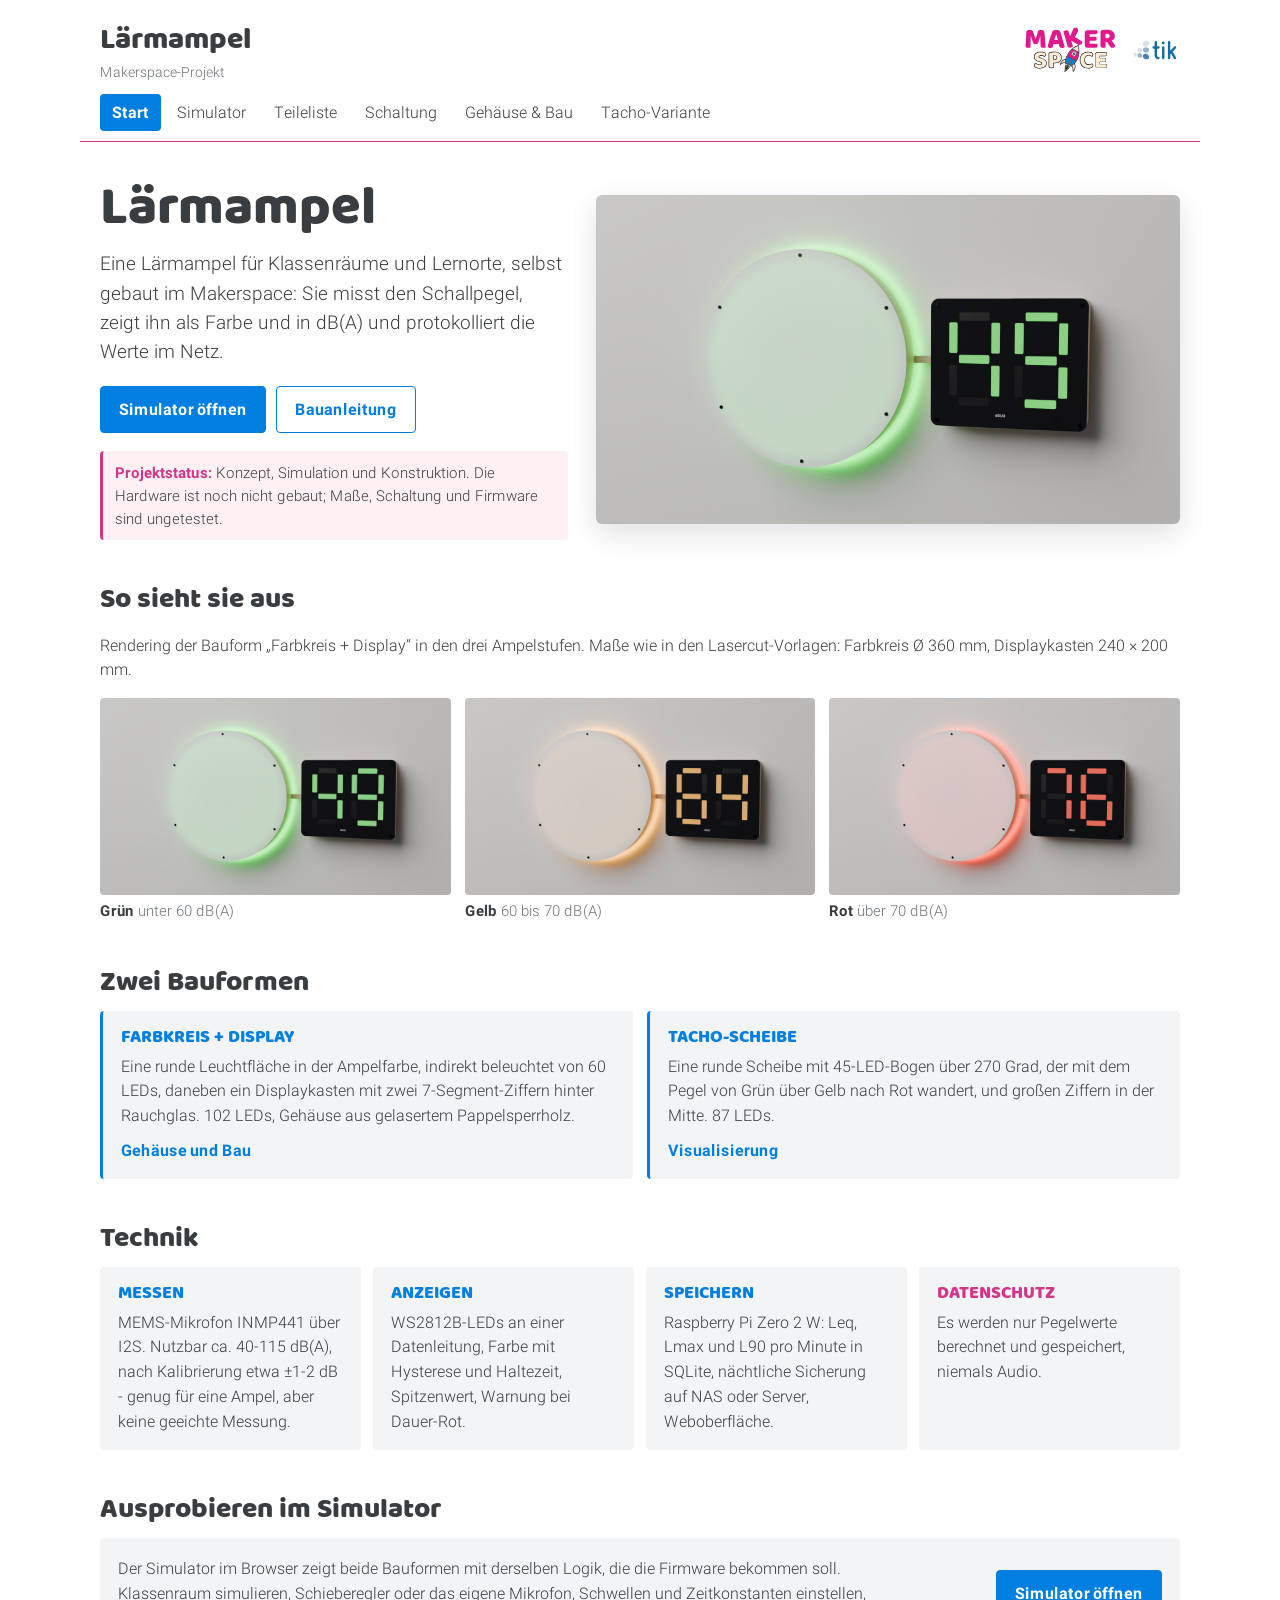
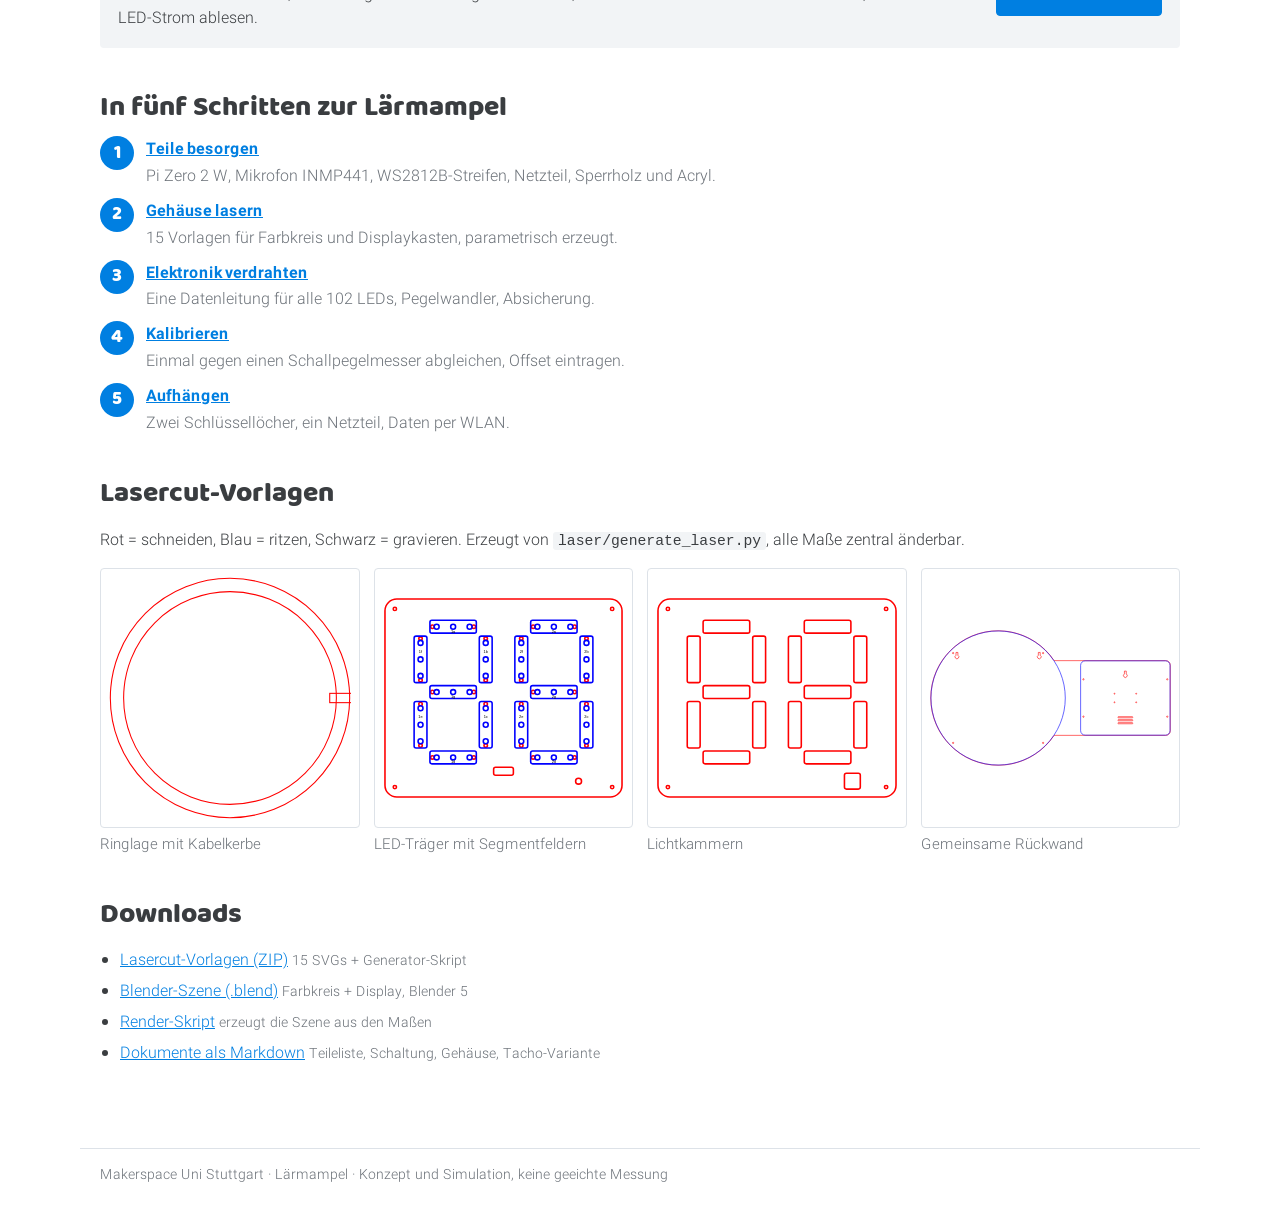
<file: docs/index.html>
<!doctype html>
<html lang="de">
<head>
<meta charset="utf-8">
<meta name="viewport" content="width=device-width, initial-scale=1">
<title>Lärmampel - Makerspace-Projekt</title>
<meta name="description" content="Selbstgebaute Lärmampel mit Raspberry Pi, MEMS-Mikrofon und WS2812B: Simulator, Teileliste, Schaltung, Lasercut-Vorlagen und Renderings.">
<link rel="stylesheet" href="assets/site.css">
<link rel="icon" href="assets/logos/spacie-green.svg">
</head>
<body>
<header class="top">
  <div class="brand">
    <a href="index.html" class="name">Lärmampel</a>
    <span class="sub">Makerspace-Projekt</span>
  </div>
  <div class="logos">
    <img src="assets/logos/Makerspace.svg" alt="Makerspace Uni Stuttgart">
    <img class="tik" src="assets/logos/tik-logo.svg" alt="TIK">
  </div>
</header>
<nav class="main"><a href="index.html" class="on">Start</a><a href="simulator/index.html">Simulator</a><a href="teileliste.html">Teileliste</a><a href="schaltung.html">Schaltung</a><a href="gehaeuse.html">Gehäuse & Bau</a><a href="tacho.html">Tacho-Variante</a></nav>
<div class="titleline"></div>
<main>

<section class="hero">
  <div class="hero-text">
    <h1>Lärmampel</h1>
    <p class="lead">Eine Lärmampel für Klassenräume und Lernorte, selbst gebaut im
    Makerspace: Sie misst den Schallpegel, zeigt ihn als Farbe und in dB(A) und
    protokolliert die Werte im Netz.</p>
    <div class="cta">
      <a class="btn primary" href="simulator/index.html">Simulator öffnen</a>
      <a class="btn" href="gehaeuse.html">Bauanleitung</a>
    </div>
    <div class="warn"><b>Projektstatus:</b> Konzept, Simulation und Konstruktion.
    Die Hardware ist noch nicht gebaut; Maße, Schaltung und Firmware sind ungetestet.</div>
  </div>
  <img class="hero-img" src="img/laermampel_gruen.png" alt="Rendering der Lärmampel: Farbkreis und Display an der Wand">
</section>

<section>
  <h2>So sieht sie aus</h2>
  <p>Rendering der Bauform „Farbkreis + Display“ in den drei Ampelstufen. Maße wie in
  den Lasercut-Vorlagen: Farbkreis Ø 360 mm, Displaykasten 240 × 200 mm.</p>
  <div class="gallery"><figure><a href="img/laermampel_gruen.png"><img src="img/laermampel_gruen.png" alt="Lärmampel in Grün" loading="lazy"></a><figcaption><b>Grün</b> unter 60 dB(A)</figcaption></figure><figure><a href="img/laermampel_gelb.png"><img src="img/laermampel_gelb.png" alt="Lärmampel in Gelb" loading="lazy"></a><figcaption><b>Gelb</b> 60 bis 70 dB(A)</figcaption></figure><figure><a href="img/laermampel_rot.png"><img src="img/laermampel_rot.png" alt="Lärmampel in Rot" loading="lazy"></a><figcaption><b>Rot</b> über 70 dB(A)</figcaption></figure></div>
</section>

<section>
  <h2>Zwei Bauformen</h2>
  <div class="cards">
    <a class="card" href="gehaeuse.html">
      <h3>Farbkreis + Display</h3>
      <p>Eine runde Leuchtfläche in der Ampelfarbe, indirekt beleuchtet von 60 LEDs,
      daneben ein Displaykasten mit zwei 7-Segment-Ziffern hinter Rauchglas.
      102 LEDs, Gehäuse aus gelasertem Pappelsperrholz.</p>
      <span class="more">Gehäuse und Bau</span>
    </a>
    <a class="card" href="tacho.html">
      <h3>Tacho-Scheibe</h3>
      <p>Eine runde Scheibe mit 45-LED-Bogen über 270 Grad, der mit dem Pegel von
      Grün über Gelb nach Rot wandert, und großen Ziffern in der Mitte. 87 LEDs.</p>
      <span class="more">Visualisierung</span>
    </a>
  </div>
</section>

<section>
  <h2>Technik</h2>
  <div class="facts">
    <div class="box"><h3>Messen</h3><p>MEMS-Mikrofon INMP441 über I2S. Nutzbar
    ca. 40-115 dB(A), nach Kalibrierung etwa ±1-2 dB - genug für eine Ampel, aber
    keine geeichte Messung.</p></div>
    <div class="box"><h3>Anzeigen</h3><p>WS2812B-LEDs an einer Datenleitung,
    Farbe mit Hysterese und Haltezeit, Spitzenwert, Warnung bei Dauer-Rot.</p></div>
    <div class="box"><h3>Speichern</h3><p>Raspberry Pi Zero 2 W: Leq, Lmax und L90
    pro Minute in SQLite, nächtliche Sicherung auf NAS oder Server, Weboberfläche.</p></div>
    <div class="box magenta"><h3>Datenschutz</h3><p>Es werden nur Pegelwerte
    berechnet und gespeichert, niemals Audio.</p></div>
  </div>
</section>

<section>
  <h2>Ausprobieren im Simulator</h2>
  <div class="sim">
    <p>Der Simulator im Browser zeigt beide Bauformen mit derselben Logik, die die
    Firmware bekommen soll. Klassenraum simulieren, Schieberegler oder das eigene
    Mikrofon, Schwellen und Zeitkonstanten einstellen, LED-Strom ablesen.</p>
    <a class="btn primary" href="simulator/index.html">Simulator öffnen</a>
  </div>
</section>

<section>
  <h2>In fünf Schritten zur Lärmampel</h2>
  <ol class="steps"><li><span class="nr">1</span><div><a href="teileliste.html"><b>Teile besorgen</b></a><p>Pi Zero 2 W, Mikrofon INMP441, WS2812B-Streifen, Netzteil, Sperrholz und Acryl.</p></div></li><li><span class="nr">2</span><div><a href="gehaeuse.html"><b>Gehäuse lasern</b></a><p>15 Vorlagen für Farbkreis und Displaykasten, parametrisch erzeugt.</p></div></li><li><span class="nr">3</span><div><a href="schaltung.html"><b>Elektronik verdrahten</b></a><p>Eine Datenleitung für alle 102 LEDs, Pegelwandler, Absicherung.</p></div></li><li><span class="nr">4</span><div><a href="schaltung.html#mikrofon-und-messgenauigkeit-inmp441-datenblatt"><b>Kalibrieren</b></a><p>Einmal gegen einen Schallpegelmesser abgleichen, Offset eintragen.</p></div></li><li><span class="nr">5</span><div><a href="gehaeuse.html"><b>Aufhängen</b></a><p>Zwei Schlüssellöcher, ein Netzteil, Daten per WLAN.</p></div></li></ol>
</section>

<section>
  <h2>Lasercut-Vorlagen</h2>
  <p>Rot = schneiden, Blau = ritzen, Schwarz = gravieren. Erzeugt von
  <code>laser/generate_laser.py</code>, alle Maße zentral änderbar.</p>
  <div class="gallery laser-gallery"><figure class="laser"><a href="laser/K2_kreis_ring_kerbe_6mm.svg"><img src="laser/preview/K2_kreis_ring_kerbe_6mm.svg" alt="Ringlage mit Kabelkerbe" loading="lazy"></a><figcaption>Ringlage mit Kabelkerbe</figcaption></figure><figure class="laser"><a href="laser/D6_display_led_traeger_4mm.svg"><img src="laser/preview/D6_display_led_traeger_4mm.svg" alt="LED-Träger mit Segmentfeldern" loading="lazy"></a><figcaption>LED-Träger mit Segmentfeldern</figcaption></figure><figure class="laser"><a href="laser/D7_display_kammern_6mm.svg"><img src="laser/preview/D7_display_kammern_6mm.svg" alt="Lichtkammern" loading="lazy"></a><figcaption>Lichtkammern</figcaption></figure><figure class="laser"><a href="laser/G1_gemeinsame_rueckwand_6mm.svg"><img src="laser/preview/G1_gemeinsame_rueckwand_6mm.svg" alt="Gemeinsame Rückwand" loading="lazy"></a><figcaption>Gemeinsame Rückwand</figcaption></figure></div>
</section>

<section>
  <h2>Downloads</h2>
  <ul class="downloads"><li><a href="downloads/laermampel-laser.zip">Lasercut-Vorlagen (ZIP)</a> <span>15 SVGs + Generator-Skript</span></li><li><a href="downloads/laermampel.blend">Blender-Szene (.blend)</a> <span>Farbkreis + Display, Blender 5</span></li><li><a href="downloads/render_laermampel.py">Render-Skript</a> <span>erzeugt die Szene aus den Maßen</span></li><li><a href="downloads/TEILELISTE.md">Dokumente als Markdown</a> <span>Teileliste, Schaltung, Gehäuse, Tacho-Variante</span></li></ul>
</section>

</main>
<footer>
  Makerspace Uni Stuttgart · Lärmampel · Konzept und Simulation, keine geeichte Messung
</footer>
</body>
</html>
</file>
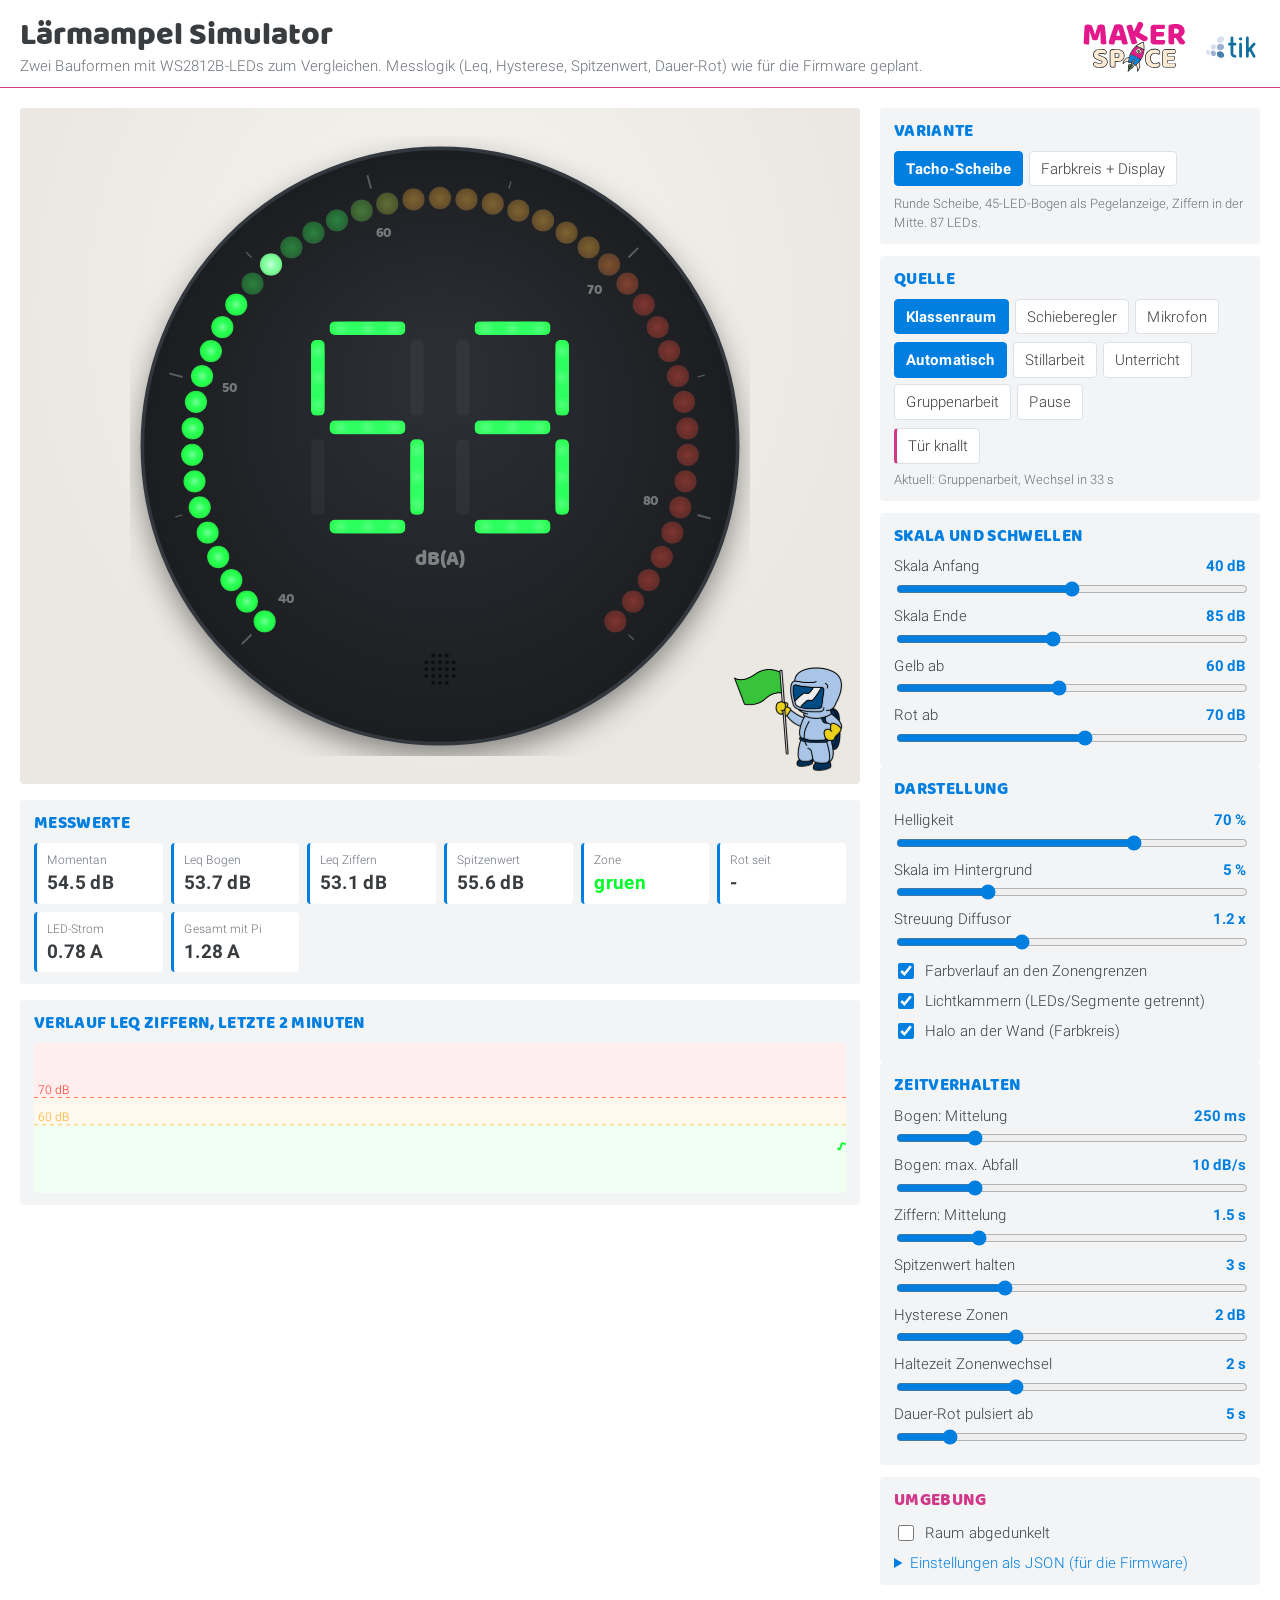
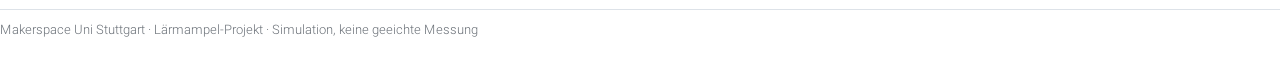
<file: simulator/index.html>
<!doctype html>
<html lang="de">
<head>
<meta charset="utf-8">
<meta name="viewport" content="width=device-width, initial-scale=1">
<title>Lärmampel Simulator</title>
<style>
  /* Makerspace Uni Stuttgart - Farben und Schriften aus makerspaceTemplate/lib.typ */
  @font-face { font-family: "Baloo"; src: url("assets/fonts/Baloo-Regular.ttf") format("truetype"); font-weight: 400; }
  @font-face { font-family: "UniStuttgart"; src: url("assets/fonts/UniStuttgartSans-Light.ttf") format("truetype"); font-weight: 300 400; }
  @font-face { font-family: "UniStuttgart"; src: url("assets/fonts/UniStuttgartSans-Bold.ttf") format("truetype"); font-weight: 600 700; }
  :root {
    --ms-anthrazit: #3A3D40;
    --ms-blau: #007FE1;
    --ms-magenta: #D13788;
    --ms-gruen: #38C23A;
    --ms-grau-hg: #F2F4F6;
    --ms-warn-bg: #fff0f4;
    --bg: #ffffff;
    --panel: var(--ms-grau-hg);
    --panel-2: #ffffff;
    --line: #dde2e8;
    --text: var(--ms-anthrazit);
    --muted: #6c7279;
    --accent: var(--ms-blau);
    --wall-light: #ebe8e2;
    --wall-dark: #2b2e33;
    --font-display: "Baloo", Arial, "Helvetica Neue", sans-serif;
    --font-body: "UniStuttgart", Arial, "Helvetica Neue", sans-serif;
  }
  * { box-sizing: border-box; }
  body {
    margin: 0;
    background: var(--bg);
    color: var(--text);
    font: 15px/1.45 var(--font-body);
  }
  header {
    max-width: 1440px; margin: 0 auto; padding: 18px 20px 0;
    display: flex; align-items: center; gap: 20px;
  }
  header .titles { flex: 1; min-width: 0; }
  header .logos { display: flex; align-items: center; gap: 16px; }
  header .logos img { height: 52px; width: auto; display: block; }
  header .logos img.tik { height: 58px; }
  h1 {
    font-family: var(--font-display); font-weight: 400; font-size: 32px; line-height: 1.1;
    margin: 0; color: var(--ms-anthrazit);
  }
  header p { margin: 2px 0 0; color: var(--muted); }
  .titleline {
    max-width: 1400px; margin: 10px auto 0; height: 0;
    border-top: 1.5px solid var(--ms-magenta);
  }
  @media (max-width: 700px) {
    header { flex-direction: column-reverse; align-items: flex-start; padding: 16px 16px 0; }
    h1 { font-size: 26px; }
    .titleline { margin: 10px 16px 0; }
  }
  main {
    display: grid;
    grid-template-columns: minmax(0, 1fr) 380px;
    gap: 20px;
    padding: 20px;
    max-width: 1440px;
    margin: 0 auto;
  }
  @media (max-width: 960px) { main { grid-template-columns: 1fr; padding: 16px; } }

  .stage { display: flex; flex-direction: column; gap: 16px; min-width: 0; }
  .wall {
    position: relative;
    border-radius: 4px;
    padding: 28px;
    display: flex;
    justify-content: center;
    background: radial-gradient(ellipse at 50% 30%, #f6f4f0, var(--wall-light) 70%);
    transition: background .4s;
  }
  .wall.dark { background: radial-gradient(ellipse at 50% 30%, #363a40, var(--wall-dark) 70%); }
  .wall .spacie {
    position: absolute; right: 14px; bottom: 10px; height: 110px; width: auto;
    pointer-events: none;
  }
  @media (max-width: 700px) { .wall { padding: 16px; } .wall .spacie { height: 64px; } }
  #disc { width: 100%; max-width: 620px; aspect-ratio: 1; display: block; position: relative; }

  /* ms-box: grauer Block, Titel in Baloo, Versalien, farbig */
  .card { background: var(--panel); border-radius: 4px; padding: 12px 14px; }
  .card h2 {
    font-family: var(--font-display); font-weight: 400; font-size: 17px; letter-spacing: .02em;
    text-transform: uppercase; color: var(--ms-blau); margin: 0 0 6px;
  }
  .card.magenta h2 { color: var(--ms-magenta); }
  #history { width: 100%; height: 150px; display: block; background: #fff; border-radius: 4px; }

  .readouts { display: grid; grid-template-columns: repeat(auto-fit, minmax(110px, 1fr)); gap: 8px; }
  .ro { background: var(--panel-2); border-radius: 4px; padding: 8px 10px; border-left: 3px solid var(--ms-blau); }
  .ro span { display: block; font-size: 12px; color: var(--muted); }
  .ro b { font-size: 19px; font-variant-numeric: tabular-nums; font-weight: 700; }
  .warn { color: var(--ms-magenta); }

  aside { display: flex; flex-direction: column; gap: 12px; }
  .row { display: grid; grid-template-columns: 1fr 86px; gap: 2px 10px; align-items: center; margin: 6px 0; }
  .row label { color: var(--text); }
  .row output { text-align: right; color: var(--ms-blau); font-weight: 700; font-variant-numeric: tabular-nums; }
  .row input[type=range] { grid-column: 1 / -1; width: 100%; accent-color: var(--ms-blau); }
  .check { display: flex; gap: 8px; align-items: center; margin: 8px 0; }
  .check input { accent-color: var(--ms-blau); width: 16px; height: 16px; }

  .seg { display: flex; flex-wrap: wrap; gap: 6px; margin: 4px 0 8px; }
  .seg button, button.btn {
    background: #fff; color: var(--text); border: 1px solid var(--line);
    border-radius: 4px; padding: 6px 11px; font: inherit; cursor: pointer;
  }
  .seg button.on { background: var(--ms-blau); border-color: var(--ms-blau); color: #fff; font-weight: 700; }
  button.btn:hover, .seg button:not(.on):hover { border-color: var(--ms-blau); color: var(--ms-blau); }
  button.btn:disabled { color: var(--ms-gruen); border-color: var(--ms-gruen); cursor: default; }
  #btnDoor { border-left: 3px solid var(--ms-magenta); }
  .srcpane { display: none; }
  .srcpane.on { display: block; }
  .hint { color: var(--muted); font-size: 13px; margin: 6px 0 0; }
  pre {
    background: #fff; border-radius: 4px; padding: 10px; margin: 8px 0 0;
    font-size: 12px; overflow-x: auto; color: var(--ms-anthrazit);
  }
  details summary { cursor: pointer; color: var(--ms-blau); }
  footer {
    max-width: 1400px; margin: 4px auto 24px; padding: 10px 0 0; color: var(--muted); font-size: 13px;
    border-top: 1px solid var(--line);
  }
  @media (max-width: 960px) { footer { margin: 4px 16px 24px; } }
</style>
</head>
<body>
<header>
  <div class="titles">
    <h1>Lärmampel Simulator</h1>
    <p>Zwei Bauformen mit WS2812B-LEDs zum Vergleichen. Messlogik (Leq, Hysterese, Spitzenwert, Dauer-Rot) wie für die Firmware geplant.</p>
  </div>
  <div class="logos">
    <img src="assets/logos/Makerspace.svg" alt="Makerspace Uni Stuttgart">
    <img class="tik" src="assets/logos/tik-logo.svg" alt="TIK">
  </div>
</header>
<div class="titleline"></div>

<main>
  <section class="stage">
    <div class="wall" id="wall">
      <canvas id="disc"></canvas>
      <img class="spacie" src="assets/logos/spacie-green.svg" alt="">
    </div>

    <div class="card">
      <h2>Messwerte</h2>
      <div class="readouts">
        <div class="ro"><span>Momentan</span><b id="roInst">-</b></div>
        <div class="ro"><span>Leq Bogen</span><b id="roFast">-</b></div>
        <div class="ro"><span>Leq Ziffern</span><b id="roSlow">-</b></div>
        <div class="ro"><span>Spitzenwert</span><b id="roPeak">-</b></div>
        <div class="ro"><span>Zone</span><b id="roZone">-</b></div>
        <div class="ro"><span>Rot seit</span><b id="roRed">-</b></div>
        <div class="ro"><span>LED-Strom</span><b id="roAmp">-</b></div>
        <div class="ro"><span>Gesamt mit Pi</span><b id="roAmpTot">-</b></div>
      </div>
    </div>

    <div class="card">
      <h2>Verlauf Leq Ziffern, letzte 2 Minuten</h2>
      <canvas id="history"></canvas>
    </div>
  </section>

  <aside>
    <div class="card">
      <h2>Variante</h2>
      <div class="seg" id="varSeg">
        <button data-var="tacho" class="on">Tacho-Scheibe</button>
        <button data-var="kreis">Farbkreis + Display</button>
      </div>
      <p class="hint" id="varInfo"></p>
    </div>

    <div class="card">
      <h2>Quelle</h2>
      <div class="seg" id="srcSeg">
        <button data-src="sim" class="on">Klassenraum</button>
        <button data-src="manual">Schieberegler</button>
        <button data-src="mic">Mikrofon</button>
      </div>

      <div class="srcpane on" data-pane="sim">
        <div class="seg" id="modeSeg">
          <button data-mode="auto" class="on">Automatisch</button>
          <button data-mode="still">Stillarbeit</button>
          <button data-mode="unterricht">Unterricht</button>
          <button data-mode="gruppe">Gruppenarbeit</button>
          <button data-mode="chaos">Pause</button>
        </div>
        <button class="btn" id="btnDoor">Tür knallt</button>
        <p class="hint" id="simInfo"></p>
      </div>

      <div class="srcpane" data-pane="manual">
        <div class="row">
          <label for="manual">Pegel</label><output id="manualOut">55 dB</output>
          <input type="range" id="manual" min="25" max="100" step="0.5" value="55">
        </div>
      </div>

      <div class="srcpane" data-pane="mic">
        <button class="btn" id="btnMic">Mikrofon starten</button>
        <div class="row">
          <label for="micOffset">Kalibrier-Offset</label><output id="micOffsetOut">100 dB</output>
          <input type="range" id="micOffset" min="60" max="140" step="1" value="100">
        </div>
        <p class="hint" id="micInfo">Pegel = dBFS + Offset. Ohne A-Bewertung und unkalibriert,
          Browser-Mikrofone sind nur relativ brauchbar. Offset gegen eine Messgerät-App abgleichen.</p>
      </div>
    </div>

    <div id="controls"></div>

    <div class="card magenta">
      <h2>Umgebung</h2>
      <label class="check"><input type="checkbox" id="darkRoom"> Raum abgedunkelt</label>
      <details>
        <summary>Einstellungen als JSON (für die Firmware)</summary>
        <pre id="json"></pre>
      </details>
    </div>
  </aside>
</main>
<footer>Makerspace Uni Stuttgart · Lärmampel-Projekt · Simulation, keine geeichte Messung</footer>

<script>
"use strict";

// ---------- Parameter ----------
const P = {
  min: 40, max: 85, t1: 60, t2: 70,
  bright: 70, bg: 5, spread: 1.2, gradient: true, chambers: true, halo: true,
  fastWin: 250, fall: 10, slowWin: 1.5, peakHold: 3, hyst: 2, zoneHold: 2, redDelay: 5,
};

const CONTROLS = [
  { title: "Skala und Schwellen", ranges: [
    ["min", "Skala Anfang", 20, 60, 1, "dB"],
    ["max", "Skala Ende", 65, 110, 1, "dB"],
    ["t1", "Gelb ab", 30, 95, 1, "dB"],
    ["t2", "Rot ab", 35, 100, 1, "dB"],
  ]},
  { title: "Darstellung", ranges: [
    ["bright", "Helligkeit", 5, 100, 1, "%"],
    ["bg", "Skala im Hintergrund", 0, 20, 1, "%"],
    ["spread", "Streuung Diffusor", 0.5, 2.5, 0.1, "x"],
  ], checks: [
    ["gradient", "Farbverlauf an den Zonengrenzen"],
    ["chambers", "Lichtkammern (LEDs/Segmente getrennt)"],
    ["halo", "Halo an der Wand (Farbkreis)"],
  ]},
  { title: "Zeitverhalten", ranges: [
    ["fastWin", "Bogen: Mittelung", 50, 1000, 10, "ms"],
    ["fall", "Bogen: max. Abfall", 2, 40, 1, "dB/s"],
    ["slowWin", "Ziffern: Mittelung", 0.5, 5, 0.1, "s"],
    ["peakHold", "Spitzenwert halten", 0, 10, 0.5, "s"],
    ["hyst", "Hysterese Zonen", 0, 6, 0.5, "dB"],
    ["zoneHold", "Haltezeit Zonenwechsel", 0, 6, 0.5, "s"],
    ["redDelay", "Dauer-Rot pulsiert ab", 1, 30, 1, "s"],
  ]},
];

const N_ARC = 45;
const LED_MA = 20;          // mA pro Farbkanal bei voller Helligkeit
const PI_MA = 500;
const GREEN = [0, 255, 40], YELLOW = [255, 160, 0], RED = [255, 25, 0], WHITE = [255, 255, 255];
const ZONE_COLORS = [GREEN, YELLOW, RED];
const ZONE_NAMES = ["gruen", "gelb", "rot"];
const DIGITS = {
  "0": "abcdef", "1": "bc", "2": "abdeg", "3": "abcdg", "4": "bcfg", "5": "acdfg",
  "6": "acdefg", "7": "abc", "8": "abcdefg", "9": "abcdfg", " ": "", "-": "g",
  "H": "bcefg", "I": "bc",
};

// ---------- UI aufbauen ----------
const $ = (s) => document.querySelector(s);
const inputs = {};

function fmt(v, unit) {
  const s = Number.isInteger(v) ? String(v) : v.toFixed(1);
  return `${s} ${unit}`;
}

function buildControls() {
  const host = $("#controls");
  for (const grp of CONTROLS) {
    const card = document.createElement("div");
    card.className = "card";
    card.innerHTML = `<h2>${grp.title}</h2>`;
    for (const [key, label, min, max, step, unit] of grp.ranges) {
      const row = document.createElement("div");
      row.className = "row";
      row.innerHTML = `<label for="c_${key}">${label}</label><output></output>
        <input type="range" id="c_${key}" min="${min}" max="${max}" step="${step}">`;
      const inp = row.querySelector("input");
      const out = row.querySelector("output");
      inputs[key] = { inp, out, unit };
      inp.addEventListener("input", () => { P[key] = parseFloat(inp.value); validate(key); syncControls(); });
      card.appendChild(row);
    }
    for (const [key, label] of grp.checks || []) {
      const lab = document.createElement("label");
      lab.className = "check";
      lab.innerHTML = `<input type="checkbox" id="c_${key}"> ${label}`;
      const inp = lab.querySelector("input");
      inputs[key] = { inp };
      inp.addEventListener("change", () => { P[key] = inp.checked; syncControls(); });
      card.appendChild(lab);
    }
    host.appendChild(card);
  }
}

// Reihenfolge min < t1 < t2 < max erzwingen, der zuletzt bewegte Regler gewinnt
function validate(changed) {
  const gap = 1;
  if (changed === "min") { P.t1 = Math.max(P.t1, P.min + gap); P.t2 = Math.max(P.t2, P.t1 + gap); P.max = Math.max(P.max, P.t2 + gap); }
  if (changed === "max") { P.t2 = Math.min(P.t2, P.max - gap); P.t1 = Math.min(P.t1, P.t2 - gap); P.min = Math.min(P.min, P.t1 - gap); }
  if (changed === "t1") { P.t1 = Math.min(Math.max(P.t1, P.min + gap), P.max - 2 * gap); P.t2 = Math.max(P.t2, P.t1 + gap); }
  if (changed === "t2") { P.t2 = Math.max(Math.min(P.t2, P.max - gap), P.min + 2 * gap); P.t1 = Math.min(P.t1, P.t2 - gap); }
}

function syncControls() {
  for (const [key, c] of Object.entries(inputs)) {
    if (c.inp.type === "checkbox") c.inp.checked = P[key];
    else { c.inp.value = P[key]; c.out.textContent = fmt(P[key], c.unit); }
  }
  $("#json").textContent = JSON.stringify({ ...P, leds: { arc: N_ARC, digits: 2, ledsPerSegment: 3 } }, null, 2);
}

// ---------- Quellen ----------
let src = "sim";
let simMode = "auto", autoMode = "unterricht", autoTimer = 0;
let simBase = 50, simNoise = 0, simFlicker = 0, spike = -100;
const SIM_TARGETS = { still: 38, unterricht: 54, gruppe: 66, chaos: 78 };
const SIM_LABELS = { still: "Stillarbeit", unterricht: "Unterricht", gruppe: "Gruppenarbeit", chaos: "Pause" };

let audioCtx = null, analyser = null, micBuf = null;

function randn() {
  let u = 0, v = 0;
  while (u === 0) u = Math.random();
  while (v === 0) v = Math.random();
  return Math.sqrt(-2 * Math.log(u)) * Math.cos(2 * Math.PI * v);
}

function addDb(a, b) { return 10 * Math.log10(10 ** (a / 10) + 10 ** (b / 10)); }

function simulate(dt) {
  if (simMode === "auto") {
    autoTimer -= dt;
    if (autoTimer <= 0) {
      const pool = ["still", "unterricht", "unterricht", "gruppe", "gruppe", "chaos"];
      autoMode = pool[Math.floor(Math.random() * pool.length)];
      autoTimer = 15 + Math.random() * 25;
    }
  }
  const mode = simMode === "auto" ? autoMode : simMode;
  const target = SIM_TARGETS[mode];
  // traege Grundlautstaerke, langsames Rauschen (Ornstein-Uhlenbeck), schnelles Sprachflackern
  simBase += (target - simBase) * Math.min(1, dt / 4);
  simNoise += (-simNoise / 1.5) * dt + randn() * 3 * Math.sqrt(dt);
  simFlicker += (-simFlicker / 0.08) * dt + randn() * 10 * Math.sqrt(dt);
  spike -= 60 * dt;
  if (Math.random() < dt * 0.015 * (target / 50)) spike = target + 12 + Math.random() * 8;
  $("#simInfo").textContent = simMode === "auto"
    ? `Aktuell: ${SIM_LABELS[mode]}, Wechsel in ${Math.ceil(autoTimer)} s` : `Zielpegel ca. ${target} dB`;
  return addDb(simBase + simNoise + simFlicker, spike);
}

function readMic() {
  if (!analyser) return 30;
  analyser.getFloatTimeDomainData(micBuf);
  let s = 0;
  for (let i = 0; i < micBuf.length; i++) s += micBuf[i] * micBuf[i];
  const rms = Math.sqrt(s / micBuf.length);
  return 20 * Math.log10(rms + 1e-9) + parseFloat($("#micOffset").value);
}

async function startMic() {
  try {
    const stream = await navigator.mediaDevices.getUserMedia({
      audio: { echoCancellation: false, noiseSuppression: false, autoGainControl: false },
    });
    audioCtx = new AudioContext();
    const source = audioCtx.createMediaStreamSource(stream);
    // Hochpass gegen Trittschall und DC, ersetzt keine A-Bewertung
    const hp = audioCtx.createBiquadFilter();
    hp.type = "highpass";
    hp.frequency.value = 80;
    analyser = audioCtx.createAnalyser();
    analyser.fftSize = 2048;
    micBuf = new Float32Array(analyser.fftSize);
    source.connect(hp).connect(analyser);
    $("#btnMic").textContent = "Mikrofon läuft";
    $("#btnMic").disabled = true;
  } catch (err) {
    $("#micInfo").textContent = `Mikrofon nicht verfügbar: ${err.message}. ` +
      "Seite ggf. über http://localhost ausliefern statt als Datei oeffnen.";
  }
}

// ---------- Messlogik (wie Firmware) ----------
let tNow = 0;
let buf = [];
let inst = 40, leqFast = 40, leqSlow = 40, arcLevel = 40, peak = 40, peakT = 0;
let zone = 0, pendZone = 0, pendT = 0, redT = 0;
let digitVal = null, digitT = 0, histT = 0, roT = 0;
const history = [];

function leq(win) {
  let s = 0, n = 0;
  for (let i = buf.length - 1; i >= 0 && buf[i].t >= tNow - win; i--) { s += buf[i].e; n++; }
  return n ? 10 * Math.log10(s / n) : 0;
}

function thrOf(z) { return z === 2 ? P.t2 : P.t1; }

function update(dt) {
  tNow += dt;
  if (src === "sim") inst = simulate(dt);
  else if (src === "manual") inst = parseFloat($("#manual").value) + randn() * 0.4;
  else inst = readMic();
  inst = Math.max(0, Math.min(130, inst));

  buf.push({ t: tNow, e: 10 ** (inst / 10) });
  const keep = Math.max(P.slowWin, P.fastWin / 1000) + 0.2;
  while (buf.length && buf[0].t < tNow - keep) buf.shift();

  leqFast = leq(P.fastWin / 1000);
  leqSlow = leq(P.slowWin);

  arcLevel = Math.max(leqFast, arcLevel - P.fall * dt);

  if (leqFast >= peak) { peak = leqFast; peakT = 0; }
  else {
    peakT += dt;
    if (peakT > P.peakHold) peak = Math.max(arcLevel, peak - 8 * dt);
  }

  // Zone mit Hysterese (nur abwaerts) und Haltezeit (beide Richtungen)
  const up = leqSlow >= P.t2 ? 2 : leqSlow >= P.t1 ? 1 : 0;
  let cand;
  if (up > zone) cand = up;
  else {
    cand = zone;
    while (cand > 0 && leqSlow < thrOf(cand) - P.hyst) cand--;
  }
  if (cand !== zone) {
    if (cand !== pendZone) { pendZone = cand; pendT = 0; }
    pendT += dt;
    if (pendT >= P.zoneHold) { zone = cand; pendT = 0; }
  } else { pendZone = zone; pendT = 0; }

  redT = zone === 2 ? redT + dt : 0;

  digitT += dt;
  if (digitVal === null || digitT >= 0.5) { digitVal = Math.round(leqSlow); digitT = 0; }

  histT += dt;
  if (histT >= 0.2) {
    history.push({ v: leqSlow, z: zone });
    if (history.length > 600) history.shift();
    histT = 0;
  }
}

// ---------- Farben ----------
function mix(a, b, t) {
  t = Math.max(0, Math.min(1, t));
  return [0, 1, 2].map((i) => a[i] + (b[i] - a[i]) * t);
}

function colorForLevel(v) {
  if (!P.gradient) return v < P.t1 ? GREEN : v < P.t2 ? YELLOW : RED;
  const w = 1.5;
  if (v < P.t1 - w) return GREEN;
  if (v < P.t1 + w) return mix(GREEN, YELLOW, (v - (P.t1 - w)) / (2 * w));
  if (v < P.t2 - w) return YELLOW;
  if (v < P.t2 + w) return mix(YELLOW, RED, (v - (P.t2 - w)) / (2 * w));
  return RED;
}

function rgba(c, a) { return `rgba(${c[0] | 0},${c[1] | 0},${c[2] | 0},${a})`; }

// ---------- Zeichnen Scheibe ----------
const disc = $("#disc");
const dctx = disc.getContext("2d");
const C = 500, R_DISC = 480, R_ARC = 400;
const PITCH = (R_ARC * 1.5 * Math.PI) / (N_ARC - 1);
const R_CHAMBER = PITCH * 0.42;

const SEG_T = 30, SEG_L = 130;
const DIGIT_W = 2 * SEG_T + SEG_L, DIGIT_H = 3 * SEG_T + 2 * SEG_L, DIGIT_GAP = 44;
const DIGIT_Y = C - DIGIT_H / 2 - 30;
const DIGIT_X = [C - DIGIT_GAP / 2 - DIGIT_W, C + DIGIT_GAP / 2];

function segRects(x0, y0, T = SEG_T, L = SEG_L) {
  return {
    a: [x0 + T, y0, L, T, "h"],
    b: [x0 + T + L, y0 + T, T, L, "v"],
    c: [x0 + T + L, y0 + 2 * T + L, T, L, "v"],
    d: [x0 + T, y0 + 2 * T + 2 * L, L, T, "h"],
    e: [x0, y0 + 2 * T + L, T, L, "v"],
    f: [x0, y0 + T, T, L, "v"],
    g: [x0 + T, y0 + T + L, L, T, "h"],
  };
}

function arcAngle(i) { return (135 + (i * 270) / (N_ARC - 1)) * Math.PI / 180; }
function levelAngle(v) { return (135 + ((v - P.min) / (P.max - P.min)) * 270) * Math.PI / 180; }

function resizeCanvas(cv) {
  const dpr = window.devicePixelRatio || 1;
  const w = Math.round(cv.clientWidth * dpr), h = Math.round(cv.clientHeight * dpr);
  if (cv.width !== w || cv.height !== h) { cv.width = w; cv.height = h; }
}

function roundRectPath(ctx, x, y, w, h, r) {
  ctx.beginPath();
  ctx.moveTo(x + r, y);
  ctx.arcTo(x + w, y, x + w, y + h, r);
  ctx.arcTo(x + w, y + h, x, y + h, r);
  ctx.arcTo(x, y + h, x, y, r);
  ctx.arcTo(x, y, x + w, y, r);
  ctx.closePath();
}

// Wahrgenommene Helligkeit: PWM-Wert -> Bildschirm, damit 5 % noch sichtbar bleiben
function perceived(k) { return Math.pow(Math.max(0, Math.min(1, k)), 0.45); }

function glow(ctx, x, y, col, a, radius) {
  const core = mix(col, WHITE, 0.45 * a);
  const g = ctx.createRadialGradient(x, y, 0, x, y, radius);
  g.addColorStop(0, rgba(core, a));
  g.addColorStop(0.3, rgba(col, a * 0.75));
  g.addColorStop(1, rgba(col, 0));
  ctx.fillStyle = g;
  ctx.beginPath();
  ctx.arc(x, y, radius, 0, Math.PI * 2);
  ctx.fill();
}

function drawDisc(leds, digitStr, digitCol, digitK) {
  resizeCanvas(disc);
  const s = disc.width / 1000;
  const ctx = dctx;
  ctx.setTransform(1, 0, 0, 1, 0, 0);
  ctx.clearRect(0, 0, disc.width, disc.height);
  ctx.setTransform(s, 0, 0, s, 0, 0);

  // Schatten an der Wand
  ctx.save();
  ctx.shadowColor = "rgba(0,0,0,0.45)";
  ctx.shadowBlur = 30;
  ctx.shadowOffsetY = 12;
  ctx.beginPath();
  ctx.arc(C, C, R_DISC, 0, Math.PI * 2);
  ctx.fillStyle = "#1a1c20";
  ctx.fill();
  ctx.restore();

  // Front (opal, dunkel abgedeckt)
  const fg = ctx.createRadialGradient(C, C - 120, 50, C, C, R_DISC);
  fg.addColorStop(0, "#26292f");
  fg.addColorStop(1, "#16181b");
  ctx.fillStyle = fg;
  ctx.beginPath();
  ctx.arc(C, C, R_DISC, 0, Math.PI * 2);
  ctx.fill();
  ctx.lineWidth = 6;
  ctx.strokeStyle = "#33373e";
  ctx.stroke();

  // Skalengravur
  ctx.fillStyle = "rgba(255,255,255,0.38)";
  ctx.strokeStyle = "rgba(255,255,255,0.28)";
  ctx.font = "22px Baloo, Arial, sans-serif";
  ctx.textAlign = "center";
  ctx.textBaseline = "middle";
  const first = Math.ceil(P.min / 5) * 5;
  for (let v = first; v <= P.max; v += 5) {
    const a = levelAngle(v);
    const major = v % 10 === 0;
    const r1 = R_ARC + 30, r2 = R_ARC + (major ? 52 : 42);
    ctx.lineWidth = major ? 3 : 2;
    ctx.beginPath();
    ctx.moveTo(C + r1 * Math.cos(a), C + r1 * Math.sin(a));
    ctx.lineTo(C + r2 * Math.cos(a), C + r2 * Math.sin(a));
    ctx.stroke();
    if (major) ctx.fillText(String(v), C + (R_ARC - 48) * Math.cos(a), C + (R_ARC - 48) * Math.sin(a));
  }

  // Leere Kammern
  ctx.fillStyle = "rgba(255,255,255,0.035)";
  for (let i = 0; i < N_ARC; i++) {
    const a = arcAngle(i);
    ctx.beginPath();
    ctx.arc(C + R_ARC * Math.cos(a), C + R_ARC * Math.sin(a), R_CHAMBER, 0, Math.PI * 2);
    ctx.fill();
  }
  const rects = DIGIT_X.map((x) => segRects(x, DIGIT_Y));
  for (const r of rects) for (const k in r) {
    const [x, y, w, h] = r[k];
    roundRectPath(ctx, x + 4, y + 4, w - 8, h - 8, 8);
    ctx.fill();
  }

  // Licht
  ctx.save();
  ctx.globalCompositeOperation = "lighter";

  leds.forEach(([col, k], i) => {
    const a = perceived(k);
    if (a < 0.01) return;
    const ang = arcAngle(i);
    const x = C + R_ARC * Math.cos(ang), y = C + R_ARC * Math.sin(ang);
    if (P.chambers) {
      ctx.save();
      ctx.beginPath();
      ctx.arc(x, y, R_CHAMBER, 0, Math.PI * 2);
      ctx.clip();
      ctx.fillStyle = rgba(col, a * 0.35);
      ctx.fill();
      glow(ctx, x, y, col, a, R_CHAMBER * 1.6 * P.spread);
      ctx.restore();
    } else {
      glow(ctx, x, y, col, a * 0.8, PITCH * 0.9 * P.spread);
    }
  });

  drawDigits(ctx, rects, digitStr, digitCol, digitK, SEG_T);
  ctx.restore();

  // Opalscheibe: leichter Schleier ueber allem
  ctx.fillStyle = "rgba(255,255,255,0.025)";
  ctx.beginPath();
  ctx.arc(C, C, R_DISC - 3, 0, Math.PI * 2);
  ctx.fill();

  // Beschriftung und Mikrofonoeffnung
  ctx.fillStyle = "rgba(255,255,255,0.42)";
  ctx.font = "34px Baloo, Arial, sans-serif";
  ctx.textAlign = "center";
  ctx.fillText("dB(A)", C, DIGIT_Y + DIGIT_H + 42);
  ctx.fillStyle = "rgba(0,0,0,0.55)";
  for (let dx = -2; dx <= 2; dx++) for (let dy = -2; dy <= 2; dy++) {
    if (dx * dx + dy * dy > 5) continue;
    ctx.beginPath();
    ctx.arc(C + dx * 11, 860 + dy * 11, 3.2, 0, Math.PI * 2);
    ctx.fill();
  }
}

function drawEmptySegments(ctx, rects) {
  ctx.fillStyle = "rgba(255,255,255,0.035)";
  for (const r of rects) for (const k in r) {
    const [x, y, w, h] = r[k];
    roundRectPath(ctx, x + 4, y + 4, w - 8, h - 8, 8);
    ctx.fill();
  }
}

// Muss innerhalb von globalCompositeOperation = "lighter" aufgerufen werden
function drawDigits(ctx, rects, digitStr, col, k, T) {
  const a = perceived(k);
  digitStr.split("").forEach((ch, di) => {
    const r = rects[di];
    for (const segName of DIGITS[ch] || "") {
      const [x, y, w, h, dir] = r[segName];
      ctx.save();
      if (P.chambers) {
        roundRectPath(ctx, x + 4, y + 4, w - 8, h - 8, 8);
        ctx.clip();
        ctx.fillStyle = rgba(col, a * 0.5);
        ctx.fill();
      }
      for (let j = 0; j < 3; j++) {
        const f = (2 * j + 1) / 6;
        const lx = dir === "h" ? x + w * f : x + w / 2;
        const ly = dir === "h" ? y + h / 2 : y + h * f;
        glow(ctx, lx, ly, col, a * (P.chambers ? 0.7 : 0.6), T * 1.3 * P.spread);
      }
      ctx.restore();
    }
  });
}

// ---------- Variante B: Farbkreis + separates Display ----------
// Masse in mm wie in laser/generate_laser.py, Darstellung mit MM px/mm
const MM = 2.3;
const N_RING = 60;
const K_D = 360, K_INNER_D = 320;
const K_R = (K_D / 2) * MM, K_RI = (K_INNER_D / 2) * MM;
const K_C = { x: 64 + K_R, y: 500 };
const BOX_MM = { w: 240, h: 200, r: 12 };
const BOX = { x: K_C.x + K_R + 40 * MM, y: 500 - (BOX_MM.h * MM) / 2, w: BOX_MM.w * MM, h: BOX_MM.h * MM };
const K_T = 16 * MM, K_L = 50 * MM;
const K_DX = [28, 130].map((x) => BOX.x + x * MM);
const K_DY = BOX.y + 20 * MM;
const MIC_MM = { x: 196, y: 184 };

function screwHead(ctx, x, y) {
  ctx.fillStyle = "#2c2f34";
  ctx.beginPath(); ctx.arc(x, y, 3 * MM, 0, Math.PI * 2); ctx.fill();
  ctx.strokeStyle = "rgba(0,0,0,0.6)"; ctx.lineWidth = 1.5;
  ctx.beginPath(); ctx.moveTo(x - 1.4 * MM, y); ctx.lineTo(x + 1.4 * MM, y); ctx.stroke();
}

function drawColorCircle(ringCol, ringK, digitStr, digitCol, digitK) {
  resizeCanvas(disc);
  const s = disc.width / 1600;
  const ctx = dctx;
  ctx.setTransform(1, 0, 0, 1, 0, 0);
  ctx.clearRect(0, 0, disc.width, disc.height);
  ctx.setTransform(s, 0, 0, s, 0, 0);
  const a = perceived(ringK);

  // Halo: LEDs auf der Rueckseite beleuchten die Wand
  if (P.halo && a > 0.01) {
    const h = ctx.createRadialGradient(K_C.x, K_C.y, K_R * 0.9, K_C.x, K_C.y, K_R + 70 * MM * 0.5 * P.spread);
    h.addColorStop(0, rgba(ringCol, 0.55 * a));
    h.addColorStop(1, rgba(ringCol, 0));
    ctx.fillStyle = h;
    ctx.beginPath(); ctx.arc(K_C.x, K_C.y, K_R + 80 * MM, 0, Math.PI * 2); ctx.fill();
  }

  // Schatten der Gehaeuse an der Wand
  ctx.save();
  ctx.shadowColor = "rgba(0,0,0,0.45)";
  ctx.shadowBlur = 30;
  ctx.shadowOffsetY = 12;
  ctx.fillStyle = "#1a1c20";
  ctx.beginPath(); ctx.arc(K_C.x, K_C.y, K_R, 0, Math.PI * 2); ctx.fill();
  roundRectPath(ctx, BOX.x, BOX.y, BOX.w, BOX.h, BOX_MM.r * MM);
  ctx.fill();
  ctx.restore();

  // Kabelbruecke zwischen den Modulen
  ctx.fillStyle = "#2a2d32";
  ctx.fillRect(K_C.x + K_R - 4, 500 - 6 * MM, BOX.x - (K_C.x + K_R) + 8, 12 * MM);

  // Farbkreis: Opalscheibe, dahinter Sperrholzring (Rand) und weisser Reflektor (Innenflaeche)
  ctx.fillStyle = "#2b2d31";
  ctx.beginPath(); ctx.arc(K_C.x, K_C.y, K_R, 0, Math.PI * 2); ctx.fill();
  ctx.fillStyle = "#34373c";
  ctx.beginPath(); ctx.arc(K_C.x, K_C.y, K_RI, 0, Math.PI * 2); ctx.fill();

  // Displaykasten: Rauchglas-Front ("Dead Front")
  ctx.fillStyle = "#0e0f11";
  roundRectPath(ctx, BOX.x, BOX.y, BOX.w, BOX.h, BOX_MM.r * MM);
  ctx.fill();
  const rects = K_DX.map((x) => segRects(x, K_DY, K_T, K_L));
  ctx.save();
  ctx.globalAlpha = 0.35;  // Rauchglas verbirgt die Kammern fast vollstaendig
  drawEmptySegments(ctx, rects);
  ctx.restore();

  // Licht
  ctx.save();
  ctx.globalCompositeOperation = "lighter";
  if (a > 0.01) {
    // indirekt: Licht faellt von der Ringwand auf den weissen Reflektor, Rand etwas heller
    const inner = ctx.createRadialGradient(K_C.x, K_C.y, 0, K_C.x, K_C.y, K_RI);
    inner.addColorStop(0, rgba(ringCol, a * 0.55));
    inner.addColorStop(0.7, rgba(ringCol, a * 0.62));
    inner.addColorStop(0.96, rgba(ringCol, a * 0.85));
    inner.addColorStop(1, rgba(ringCol, a * 0.5));
    ctx.fillStyle = inner;
    ctx.beginPath(); ctx.arc(K_C.x, K_C.y, K_RI, 0, Math.PI * 2); ctx.fill();
    // Streulicht der Opalscheibe ueber den Holzrand
    const rim = ctx.createRadialGradient(K_C.x, K_C.y, K_RI, K_C.x, K_C.y, K_R);
    rim.addColorStop(0, rgba(ringCol, a * 0.35 * P.spread));
    rim.addColorStop(1, rgba(ringCol, 0));
    ctx.fillStyle = rim;
    ctx.beginPath(); ctx.arc(K_C.x, K_C.y, K_R, 0, Math.PI * 2); ctx.fill();
  }
  drawDigits(ctx, rects, digitStr, digitCol, digitK, K_T);
  ctx.restore();

  // Oberflaechen: Opal-Schleier und Glanz auf dem Rauchglas
  ctx.fillStyle = "rgba(255,255,255,0.03)";
  ctx.beginPath(); ctx.arc(K_C.x, K_C.y, K_R, 0, Math.PI * 2); ctx.fill();
  ctx.lineWidth = 3; ctx.strokeStyle = "rgba(255,255,255,0.08)"; ctx.stroke();
  const gloss = ctx.createLinearGradient(BOX.x, BOX.y, BOX.x + BOX.w * 0.6, BOX.y + BOX.h);
  gloss.addColorStop(0, "rgba(255,255,255,0.07)");
  gloss.addColorStop(0.45, "rgba(255,255,255,0.0)");
  ctx.fillStyle = gloss;
  roundRectPath(ctx, BOX.x, BOX.y, BOX.w, BOX.h, BOX_MM.r * MM);
  ctx.fill();
  ctx.strokeStyle = "rgba(255,255,255,0.08)"; ctx.stroke();

  // Verschraubung: 6x M3 am Kreis, 4x M3 am Kasten
  for (let k = 0; k < 6; k++) {
    const ang = ((30 + 60 * k) * Math.PI) / 180, r = 170 * MM;
    screwHead(ctx, K_C.x + r * Math.cos(ang), K_C.y + r * Math.sin(ang));
  }
  for (const [x, y] of [[10, 10], [230, 10], [10, 190], [230, 190]]) screwHead(ctx, BOX.x + x * MM, BOX.y + y * MM);

  // Gravur und Mikrofongitter
  ctx.fillStyle = "rgba(255,255,255,0.4)";
  ctx.font = `${10 * MM}px Baloo, Arial, sans-serif`;
  ctx.textAlign = "center";
  ctx.textBaseline = "alphabetic";
  ctx.fillText("dB(A)", BOX.x + 110 * MM, BOX.y + 182 * MM);
  ctx.fillStyle = "rgba(0,0,0,0.85)";
  const mx = BOX.x + MIC_MM.x * MM, my = BOX.y + MIC_MM.y * MM;
  ctx.beginPath(); ctx.arc(mx, my, 1 * MM, 0, Math.PI * 2); ctx.fill();
  for (let k = 0; k < 6; k++) {
    const ang = (k * Math.PI) / 3;
    ctx.beginPath(); ctx.arc(mx + 4 * MM * Math.cos(ang), my + 4 * MM * Math.sin(ang), 1 * MM, 0, Math.PI * 2); ctx.fill();
  }
}

// ---------- Zeichnen Verlauf ----------
const hist = $("#history");
const hctx = hist.getContext("2d");

function drawHistory() {
  resizeCanvas(hist);
  const dpr = window.devicePixelRatio || 1;
  const W = hist.width / dpr, H = hist.height / dpr;
  const ctx = hctx;
  ctx.setTransform(dpr, 0, 0, dpr, 0, 0);
  ctx.clearRect(0, 0, W, H);
  const lo = P.min - 5, hi = P.max + 5;
  const y = (v) => H - ((Math.max(lo, Math.min(hi, v)) - lo) / (hi - lo)) * H;

  ctx.fillStyle = rgba(GREEN, 0.06); ctx.fillRect(0, y(P.t1), W, H - y(P.t1));
  ctx.fillStyle = rgba(YELLOW, 0.07); ctx.fillRect(0, y(P.t2), W, y(P.t1) - y(P.t2));
  ctx.fillStyle = rgba(RED, 0.07); ctx.fillRect(0, 0, W, y(P.t2));

  ctx.setLineDash([4, 4]);
  ctx.lineWidth = 1;
  ctx.font = "12px UniStuttgart, Arial, sans-serif";
  for (const [t, c] of [[P.t1, YELLOW], [P.t2, RED]]) {
    ctx.strokeStyle = rgba(c, 0.6);
    ctx.beginPath(); ctx.moveTo(0, y(t)); ctx.lineTo(W, y(t)); ctx.stroke();
    ctx.fillStyle = rgba(c, 0.85);
    ctx.fillText(`${t} dB`, 4, y(t) - 4);
  }
  ctx.setLineDash([]);

  const n = 600, dx = W / (n - 1), off = n - history.length;
  ctx.lineWidth = 2;
  for (let i = 1; i < history.length; i++) {
    ctx.strokeStyle = rgba(ZONE_COLORS[history[i].z], 0.95);
    ctx.beginPath();
    ctx.moveTo((off + i - 1) * dx, y(history[i - 1].v));
    ctx.lineTo((off + i) * dx, y(history[i].v));
    ctx.stroke();
  }
}

// ---------- Hauptschleife ----------
function frame() {
  const step = (N_ARC > 1) ? (P.max - P.min) / (N_ARC - 1) : 1;
  const bright = P.bright / 100;
  const pulse = redT >= P.redDelay;
  const litCount = arcLevel < P.min - step / 2 ? 0 : Math.min(N_ARC, Math.round((arcLevel - P.min) / step) + 1);
  const peakIdx = Math.round((peak - P.min) / step);

  const leds = [];
  for (let i = 0; i < N_ARC; i++) {
    const v = P.min + i * step;
    let col = colorForLevel(v), k;
    if (pulse) {
      col = RED;
      k = bright * (0.25 + 0.75 * (0.5 + 0.5 * Math.sin(2 * Math.PI * 1.2 * tNow)));
    } else {
      k = i < litCount ? bright : P.bg / 100;
      if (P.peakHold > 0 && i === peakIdx && i >= litCount) { col = mix(col, WHITE, 0.4); k = bright; }
    }
    leds.push([col, k]);
  }

  let digitStr;
  if (digitVal === null || digitVal < 0) digitStr = "--";
  else if (digitVal > 99) digitStr = "HI";
  else digitStr = String(digitVal).padStart(2, " ");
  const digitCol = ZONE_COLORS[zone];

  // Strom: jeder Kanal 20 mA bei voller Ansteuerung
  let mA = 0;
  if (variant === "tacho") {
    drawDisc(leds, digitStr, digitCol, bright);
    for (const [c, k] of leds) mA += ((c[0] + c[1] + c[2]) / 255) * LED_MA * k;
  } else {
    const ringCol = pulse ? RED : colorForLevel(arcLevel);
    const ringK = pulse ? leds[0][1] : bright;
    drawColorCircle(ringCol, ringK, digitStr, digitCol, bright);
    mA += N_RING * ((ringCol[0] + ringCol[1] + ringCol[2]) / 255) * LED_MA * ringK;
  }
  drawHistory();
  let segOn = 0;
  for (const ch of digitStr) segOn += (DIGITS[ch] || "").length;
  mA += segOn * 3 * ((digitCol[0] + digitCol[1] + digitCol[2]) / 255) * LED_MA * bright;
  return mA;
}

let last = performance.now();
function loop(now) {
  // rAF-Zeitstempel kann vor dem performance.now() beim Laden liegen -> dt nie negativ
  const dt = Math.max(0, Math.min(0.1, (now - last) / 1000));
  last = now;
  update(dt);
  const mA = frame();

  roT += dt;
  if (roT >= 0.2) {
    roT = 0;
    $("#roInst").textContent = `${inst.toFixed(1)} dB`;
    $("#roFast").textContent = `${leqFast.toFixed(1)} dB`;
    $("#roSlow").textContent = `${leqSlow.toFixed(1)} dB`;
    $("#roPeak").textContent = `${peak.toFixed(1)} dB`;
    $("#roZone").textContent = ZONE_NAMES[zone];
    $("#roZone").style.color = rgba(ZONE_COLORS[zone], 1);
    $("#roRed").textContent = zone === 2 ? `${redT.toFixed(0)} s` : "-";
    $("#roAmp").textContent = `${(mA / 1000).toFixed(2)} A`;
    const tot = (mA + PI_MA) / 1000;
    const el = $("#roAmpTot");
    el.textContent = `${tot.toFixed(2)} A`;
    el.classList.toggle("warn", tot > 3.5);
  }
  requestAnimationFrame(loop);
}

// ---------- Events ----------
function bindSeg(id, attr, cb) {
  $(id).addEventListener("click", (e) => {
    const b = e.target.closest("button");
    if (!b) return;
    for (const x of $(id).querySelectorAll("button")) x.classList.toggle("on", x === b);
    cb(b.dataset[attr]);
  });
}

bindSeg("#srcSeg", "src", (v) => {
  src = v;
  for (const p of document.querySelectorAll(".srcpane")) p.classList.toggle("on", p.dataset.pane === v);
});
bindSeg("#modeSeg", "mode", (v) => { simMode = v; autoTimer = 0; });

let variant = "tacho";
const VAR_INFO = {
  tacho: "Runde Scheibe, 45-LED-Bogen als Pegelanzeige, Ziffern in der Mitte. 87 LEDs.",
  kreis: "Farbkreis Ø 360 mm, 60 LEDs indirekt hinter Opal; Displaykasten 240 x 200 mm mit " +
    "Rauchglasfront, 2 Ziffern (42 LEDs). Maße wie die Lasercut-Vorlagen in laser/.",
};
function setVariant(v) {
  variant = v;
  disc.style.aspectRatio = v === "tacho" ? "1" : "1.6";
  disc.style.maxWidth = v === "tacho" ? "620px" : "960px";
  $("#varInfo").textContent = VAR_INFO[v];
}
bindSeg("#varSeg", "var", setVariant);
setVariant("tacho");
$("#btnDoor").addEventListener("click", () => { spike = 95; });
$("#btnMic").addEventListener("click", startMic);
$("#manual").addEventListener("input", (e) => { $("#manualOut").textContent = `${e.target.value} dB`; });
$("#micOffset").addEventListener("input", (e) => { $("#micOffsetOut").textContent = `${e.target.value} dB`; });
$("#darkRoom").addEventListener("change", (e) => $("#wall").classList.toggle("dark", e.target.checked));

buildControls();
syncControls();
requestAnimationFrame(loop);
</script>
</body>
</html>
</file>
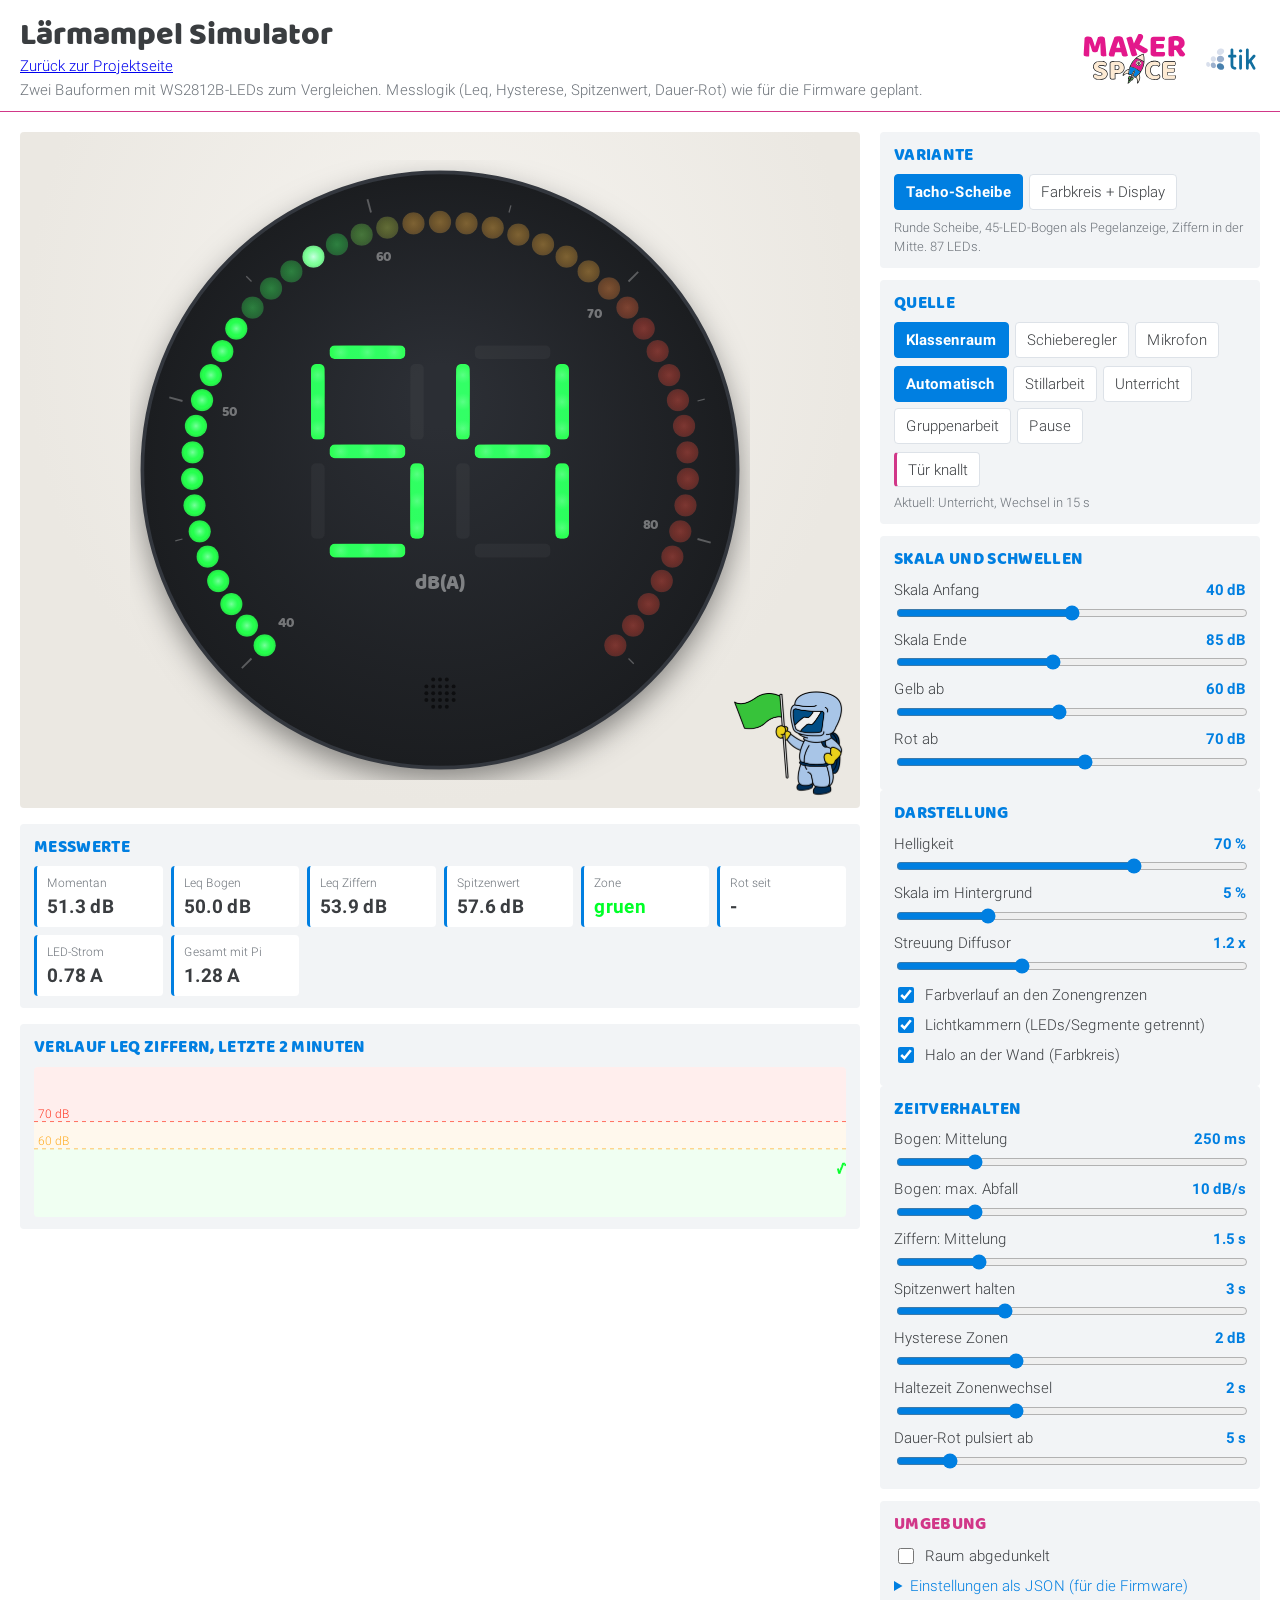
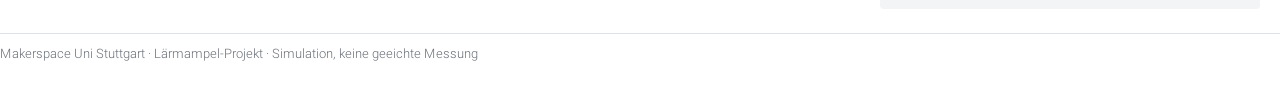
<file: docs/simulator/index.html>
<!doctype html>
<html lang="de">
<head>
<meta charset="utf-8">
<meta name="viewport" content="width=device-width, initial-scale=1">
<title>Lärmampel Simulator</title>
<style>
  /* Makerspace Uni Stuttgart - Farben und Schriften aus makerspaceTemplate/lib.typ */
  @font-face { font-family: "Baloo"; src: url("assets/fonts/Baloo-Regular.ttf") format("truetype"); font-weight: 400; }
  @font-face { font-family: "UniStuttgart"; src: url("assets/fonts/UniStuttgartSans-Light.ttf") format("truetype"); font-weight: 300 400; }
  @font-face { font-family: "UniStuttgart"; src: url("assets/fonts/UniStuttgartSans-Bold.ttf") format("truetype"); font-weight: 600 700; }
  :root {
    --ms-anthrazit: #3A3D40;
    --ms-blau: #007FE1;
    --ms-magenta: #D13788;
    --ms-gruen: #38C23A;
    --ms-grau-hg: #F2F4F6;
    --ms-warn-bg: #fff0f4;
    --bg: #ffffff;
    --panel: var(--ms-grau-hg);
    --panel-2: #ffffff;
    --line: #dde2e8;
    --text: var(--ms-anthrazit);
    --muted: #6c7279;
    --accent: var(--ms-blau);
    --wall-light: #ebe8e2;
    --wall-dark: #2b2e33;
    --font-display: "Baloo", Arial, "Helvetica Neue", sans-serif;
    --font-body: "UniStuttgart", Arial, "Helvetica Neue", sans-serif;
  }
  * { box-sizing: border-box; }
  body {
    margin: 0;
    background: var(--bg);
    color: var(--text);
    font: 15px/1.45 var(--font-body);
  }
  header {
    max-width: 1440px; margin: 0 auto; padding: 18px 20px 0;
    display: flex; align-items: center; gap: 20px;
  }
  header .titles { flex: 1; min-width: 0; }
  header .logos { display: flex; align-items: center; gap: 16px; }
  header .logos img { height: 52px; width: auto; display: block; }
  header .logos img.tik { height: 58px; }
  h1 {
    font-family: var(--font-display); font-weight: 400; font-size: 32px; line-height: 1.1;
    margin: 0; color: var(--ms-anthrazit);
  }
  header p { margin: 2px 0 0; color: var(--muted); }
  .titleline {
    max-width: 1400px; margin: 10px auto 0; height: 0;
    border-top: 1.5px solid var(--ms-magenta);
  }
  @media (max-width: 700px) {
    header { flex-direction: column-reverse; align-items: flex-start; padding: 16px 16px 0; }
    h1 { font-size: 26px; }
    .titleline { margin: 10px 16px 0; }
  }
  main {
    display: grid;
    grid-template-columns: minmax(0, 1fr) 380px;
    gap: 20px;
    padding: 20px;
    max-width: 1440px;
    margin: 0 auto;
  }
  @media (max-width: 960px) { main { grid-template-columns: 1fr; padding: 16px; } }

  .stage { display: flex; flex-direction: column; gap: 16px; min-width: 0; }
  .wall {
    position: relative;
    border-radius: 4px;
    padding: 28px;
    display: flex;
    justify-content: center;
    background: radial-gradient(ellipse at 50% 30%, #f6f4f0, var(--wall-light) 70%);
    transition: background .4s;
  }
  .wall.dark { background: radial-gradient(ellipse at 50% 30%, #363a40, var(--wall-dark) 70%); }
  .wall .spacie {
    position: absolute; right: 14px; bottom: 10px; height: 110px; width: auto;
    pointer-events: none;
  }
  @media (max-width: 700px) { .wall { padding: 16px; } .wall .spacie { height: 64px; } }
  #disc { width: 100%; max-width: 620px; aspect-ratio: 1; display: block; position: relative; }

  /* ms-box: grauer Block, Titel in Baloo, Versalien, farbig */
  .card { background: var(--panel); border-radius: 4px; padding: 12px 14px; }
  .card h2 {
    font-family: var(--font-display); font-weight: 400; font-size: 17px; letter-spacing: .02em;
    text-transform: uppercase; color: var(--ms-blau); margin: 0 0 6px;
  }
  .card.magenta h2 { color: var(--ms-magenta); }
  #history { width: 100%; height: 150px; display: block; background: #fff; border-radius: 4px; }

  .readouts { display: grid; grid-template-columns: repeat(auto-fit, minmax(110px, 1fr)); gap: 8px; }
  .ro { background: var(--panel-2); border-radius: 4px; padding: 8px 10px; border-left: 3px solid var(--ms-blau); }
  .ro span { display: block; font-size: 12px; color: var(--muted); }
  .ro b { font-size: 19px; font-variant-numeric: tabular-nums; font-weight: 700; }
  .warn { color: var(--ms-magenta); }

  aside { display: flex; flex-direction: column; gap: 12px; }
  .row { display: grid; grid-template-columns: 1fr 86px; gap: 2px 10px; align-items: center; margin: 6px 0; }
  .row label { color: var(--text); }
  .row output { text-align: right; color: var(--ms-blau); font-weight: 700; font-variant-numeric: tabular-nums; }
  .row input[type=range] { grid-column: 1 / -1; width: 100%; accent-color: var(--ms-blau); }
  .check { display: flex; gap: 8px; align-items: center; margin: 8px 0; }
  .check input { accent-color: var(--ms-blau); width: 16px; height: 16px; }

  .seg { display: flex; flex-wrap: wrap; gap: 6px; margin: 4px 0 8px; }
  .seg button, button.btn {
    background: #fff; color: var(--text); border: 1px solid var(--line);
    border-radius: 4px; padding: 6px 11px; font: inherit; cursor: pointer;
  }
  .seg button.on { background: var(--ms-blau); border-color: var(--ms-blau); color: #fff; font-weight: 700; }
  button.btn:hover, .seg button:not(.on):hover { border-color: var(--ms-blau); color: var(--ms-blau); }
  button.btn:disabled { color: var(--ms-gruen); border-color: var(--ms-gruen); cursor: default; }
  #btnDoor { border-left: 3px solid var(--ms-magenta); }
  .srcpane { display: none; }
  .srcpane.on { display: block; }
  .hint { color: var(--muted); font-size: 13px; margin: 6px 0 0; }
  pre {
    background: #fff; border-radius: 4px; padding: 10px; margin: 8px 0 0;
    font-size: 12px; overflow-x: auto; color: var(--ms-anthrazit);
  }
  details summary { cursor: pointer; color: var(--ms-blau); }
  footer {
    max-width: 1400px; margin: 4px auto 24px; padding: 10px 0 0; color: var(--muted); font-size: 13px;
    border-top: 1px solid var(--line);
  }
  @media (max-width: 960px) { footer { margin: 4px 16px 24px; } }
</style>
</head>
<body>
<header>
  <div class="titles">
    <h1>Lärmampel Simulator</h1>
    <p><a href="../index.html">Zurück zur Projektseite</a></p>
    <p>Zwei Bauformen mit WS2812B-LEDs zum Vergleichen. Messlogik (Leq, Hysterese, Spitzenwert, Dauer-Rot) wie für die Firmware geplant.</p>
  </div>
  <div class="logos">
    <img src="assets/logos/Makerspace.svg" alt="Makerspace Uni Stuttgart">
    <img class="tik" src="assets/logos/tik-logo.svg" alt="TIK">
  </div>
</header>
<div class="titleline"></div>

<main>
  <section class="stage">
    <div class="wall" id="wall">
      <canvas id="disc"></canvas>
      <img class="spacie" src="assets/logos/spacie-green.svg" alt="">
    </div>

    <div class="card">
      <h2>Messwerte</h2>
      <div class="readouts">
        <div class="ro"><span>Momentan</span><b id="roInst">-</b></div>
        <div class="ro"><span>Leq Bogen</span><b id="roFast">-</b></div>
        <div class="ro"><span>Leq Ziffern</span><b id="roSlow">-</b></div>
        <div class="ro"><span>Spitzenwert</span><b id="roPeak">-</b></div>
        <div class="ro"><span>Zone</span><b id="roZone">-</b></div>
        <div class="ro"><span>Rot seit</span><b id="roRed">-</b></div>
        <div class="ro"><span>LED-Strom</span><b id="roAmp">-</b></div>
        <div class="ro"><span>Gesamt mit Pi</span><b id="roAmpTot">-</b></div>
      </div>
    </div>

    <div class="card">
      <h2>Verlauf Leq Ziffern, letzte 2 Minuten</h2>
      <canvas id="history"></canvas>
    </div>
  </section>

  <aside>
    <div class="card">
      <h2>Variante</h2>
      <div class="seg" id="varSeg">
        <button data-var="tacho" class="on">Tacho-Scheibe</button>
        <button data-var="kreis">Farbkreis + Display</button>
      </div>
      <p class="hint" id="varInfo"></p>
    </div>

    <div class="card">
      <h2>Quelle</h2>
      <div class="seg" id="srcSeg">
        <button data-src="sim" class="on">Klassenraum</button>
        <button data-src="manual">Schieberegler</button>
        <button data-src="mic">Mikrofon</button>
      </div>

      <div class="srcpane on" data-pane="sim">
        <div class="seg" id="modeSeg">
          <button data-mode="auto" class="on">Automatisch</button>
          <button data-mode="still">Stillarbeit</button>
          <button data-mode="unterricht">Unterricht</button>
          <button data-mode="gruppe">Gruppenarbeit</button>
          <button data-mode="chaos">Pause</button>
        </div>
        <button class="btn" id="btnDoor">Tür knallt</button>
        <p class="hint" id="simInfo"></p>
      </div>

      <div class="srcpane" data-pane="manual">
        <div class="row">
          <label for="manual">Pegel</label><output id="manualOut">55 dB</output>
          <input type="range" id="manual" min="25" max="100" step="0.5" value="55">
        </div>
      </div>

      <div class="srcpane" data-pane="mic">
        <button class="btn" id="btnMic">Mikrofon starten</button>
        <div class="row">
          <label for="micOffset">Kalibrier-Offset</label><output id="micOffsetOut">100 dB</output>
          <input type="range" id="micOffset" min="60" max="140" step="1" value="100">
        </div>
        <p class="hint" id="micInfo">Pegel = dBFS + Offset. Ohne A-Bewertung und unkalibriert,
          Browser-Mikrofone sind nur relativ brauchbar. Offset gegen eine Messgerät-App abgleichen.</p>
      </div>
    </div>

    <div id="controls"></div>

    <div class="card magenta">
      <h2>Umgebung</h2>
      <label class="check"><input type="checkbox" id="darkRoom"> Raum abgedunkelt</label>
      <details>
        <summary>Einstellungen als JSON (für die Firmware)</summary>
        <pre id="json"></pre>
      </details>
    </div>
  </aside>
</main>
<footer>Makerspace Uni Stuttgart · Lärmampel-Projekt · Simulation, keine geeichte Messung</footer>

<script>
"use strict";

// ---------- Parameter ----------
const P = {
  min: 40, max: 85, t1: 60, t2: 70,
  bright: 70, bg: 5, spread: 1.2, gradient: true, chambers: true, halo: true,
  fastWin: 250, fall: 10, slowWin: 1.5, peakHold: 3, hyst: 2, zoneHold: 2, redDelay: 5,
};

const CONTROLS = [
  { title: "Skala und Schwellen", ranges: [
    ["min", "Skala Anfang", 20, 60, 1, "dB"],
    ["max", "Skala Ende", 65, 110, 1, "dB"],
    ["t1", "Gelb ab", 30, 95, 1, "dB"],
    ["t2", "Rot ab", 35, 100, 1, "dB"],
  ]},
  { title: "Darstellung", ranges: [
    ["bright", "Helligkeit", 5, 100, 1, "%"],
    ["bg", "Skala im Hintergrund", 0, 20, 1, "%"],
    ["spread", "Streuung Diffusor", 0.5, 2.5, 0.1, "x"],
  ], checks: [
    ["gradient", "Farbverlauf an den Zonengrenzen"],
    ["chambers", "Lichtkammern (LEDs/Segmente getrennt)"],
    ["halo", "Halo an der Wand (Farbkreis)"],
  ]},
  { title: "Zeitverhalten", ranges: [
    ["fastWin", "Bogen: Mittelung", 50, 1000, 10, "ms"],
    ["fall", "Bogen: max. Abfall", 2, 40, 1, "dB/s"],
    ["slowWin", "Ziffern: Mittelung", 0.5, 5, 0.1, "s"],
    ["peakHold", "Spitzenwert halten", 0, 10, 0.5, "s"],
    ["hyst", "Hysterese Zonen", 0, 6, 0.5, "dB"],
    ["zoneHold", "Haltezeit Zonenwechsel", 0, 6, 0.5, "s"],
    ["redDelay", "Dauer-Rot pulsiert ab", 1, 30, 1, "s"],
  ]},
];

const N_ARC = 45;
const LED_MA = 20;          // mA pro Farbkanal bei voller Helligkeit
const PI_MA = 500;
const GREEN = [0, 255, 40], YELLOW = [255, 160, 0], RED = [255, 25, 0], WHITE = [255, 255, 255];
const ZONE_COLORS = [GREEN, YELLOW, RED];
const ZONE_NAMES = ["gruen", "gelb", "rot"];
const DIGITS = {
  "0": "abcdef", "1": "bc", "2": "abdeg", "3": "abcdg", "4": "bcfg", "5": "acdfg",
  "6": "acdefg", "7": "abc", "8": "abcdefg", "9": "abcdfg", " ": "", "-": "g",
  "H": "bcefg", "I": "bc",
};

// ---------- UI aufbauen ----------
const $ = (s) => document.querySelector(s);
const inputs = {};

function fmt(v, unit) {
  const s = Number.isInteger(v) ? String(v) : v.toFixed(1);
  return `${s} ${unit}`;
}

function buildControls() {
  const host = $("#controls");
  for (const grp of CONTROLS) {
    const card = document.createElement("div");
    card.className = "card";
    card.innerHTML = `<h2>${grp.title}</h2>`;
    for (const [key, label, min, max, step, unit] of grp.ranges) {
      const row = document.createElement("div");
      row.className = "row";
      row.innerHTML = `<label for="c_${key}">${label}</label><output></output>
        <input type="range" id="c_${key}" min="${min}" max="${max}" step="${step}">`;
      const inp = row.querySelector("input");
      const out = row.querySelector("output");
      inputs[key] = { inp, out, unit };
      inp.addEventListener("input", () => { P[key] = parseFloat(inp.value); validate(key); syncControls(); });
      card.appendChild(row);
    }
    for (const [key, label] of grp.checks || []) {
      const lab = document.createElement("label");
      lab.className = "check";
      lab.innerHTML = `<input type="checkbox" id="c_${key}"> ${label}`;
      const inp = lab.querySelector("input");
      inputs[key] = { inp };
      inp.addEventListener("change", () => { P[key] = inp.checked; syncControls(); });
      card.appendChild(lab);
    }
    host.appendChild(card);
  }
}

// Reihenfolge min < t1 < t2 < max erzwingen, der zuletzt bewegte Regler gewinnt
function validate(changed) {
  const gap = 1;
  if (changed === "min") { P.t1 = Math.max(P.t1, P.min + gap); P.t2 = Math.max(P.t2, P.t1 + gap); P.max = Math.max(P.max, P.t2 + gap); }
  if (changed === "max") { P.t2 = Math.min(P.t2, P.max - gap); P.t1 = Math.min(P.t1, P.t2 - gap); P.min = Math.min(P.min, P.t1 - gap); }
  if (changed === "t1") { P.t1 = Math.min(Math.max(P.t1, P.min + gap), P.max - 2 * gap); P.t2 = Math.max(P.t2, P.t1 + gap); }
  if (changed === "t2") { P.t2 = Math.max(Math.min(P.t2, P.max - gap), P.min + 2 * gap); P.t1 = Math.min(P.t1, P.t2 - gap); }
}

function syncControls() {
  for (const [key, c] of Object.entries(inputs)) {
    if (c.inp.type === "checkbox") c.inp.checked = P[key];
    else { c.inp.value = P[key]; c.out.textContent = fmt(P[key], c.unit); }
  }
  $("#json").textContent = JSON.stringify({ ...P, leds: { arc: N_ARC, digits: 2, ledsPerSegment: 3 } }, null, 2);
}

// ---------- Quellen ----------
let src = "sim";
let simMode = "auto", autoMode = "unterricht", autoTimer = 0;
let simBase = 50, simNoise = 0, simFlicker = 0, spike = -100;
const SIM_TARGETS = { still: 38, unterricht: 54, gruppe: 66, chaos: 78 };
const SIM_LABELS = { still: "Stillarbeit", unterricht: "Unterricht", gruppe: "Gruppenarbeit", chaos: "Pause" };

let audioCtx = null, analyser = null, micBuf = null;

function randn() {
  let u = 0, v = 0;
  while (u === 0) u = Math.random();
  while (v === 0) v = Math.random();
  return Math.sqrt(-2 * Math.log(u)) * Math.cos(2 * Math.PI * v);
}

function addDb(a, b) { return 10 * Math.log10(10 ** (a / 10) + 10 ** (b / 10)); }

function simulate(dt) {
  if (simMode === "auto") {
    autoTimer -= dt;
    if (autoTimer <= 0) {
      const pool = ["still", "unterricht", "unterricht", "gruppe", "gruppe", "chaos"];
      autoMode = pool[Math.floor(Math.random() * pool.length)];
      autoTimer = 15 + Math.random() * 25;
    }
  }
  const mode = simMode === "auto" ? autoMode : simMode;
  const target = SIM_TARGETS[mode];
  // traege Grundlautstaerke, langsames Rauschen (Ornstein-Uhlenbeck), schnelles Sprachflackern
  simBase += (target - simBase) * Math.min(1, dt / 4);
  simNoise += (-simNoise / 1.5) * dt + randn() * 3 * Math.sqrt(dt);
  simFlicker += (-simFlicker / 0.08) * dt + randn() * 10 * Math.sqrt(dt);
  spike -= 60 * dt;
  if (Math.random() < dt * 0.015 * (target / 50)) spike = target + 12 + Math.random() * 8;
  $("#simInfo").textContent = simMode === "auto"
    ? `Aktuell: ${SIM_LABELS[mode]}, Wechsel in ${Math.ceil(autoTimer)} s` : `Zielpegel ca. ${target} dB`;
  return addDb(simBase + simNoise + simFlicker, spike);
}

function readMic() {
  if (!analyser) return 30;
  analyser.getFloatTimeDomainData(micBuf);
  let s = 0;
  for (let i = 0; i < micBuf.length; i++) s += micBuf[i] * micBuf[i];
  const rms = Math.sqrt(s / micBuf.length);
  return 20 * Math.log10(rms + 1e-9) + parseFloat($("#micOffset").value);
}

async function startMic() {
  try {
    const stream = await navigator.mediaDevices.getUserMedia({
      audio: { echoCancellation: false, noiseSuppression: false, autoGainControl: false },
    });
    audioCtx = new AudioContext();
    const source = audioCtx.createMediaStreamSource(stream);
    // Hochpass gegen Trittschall und DC, ersetzt keine A-Bewertung
    const hp = audioCtx.createBiquadFilter();
    hp.type = "highpass";
    hp.frequency.value = 80;
    analyser = audioCtx.createAnalyser();
    analyser.fftSize = 2048;
    micBuf = new Float32Array(analyser.fftSize);
    source.connect(hp).connect(analyser);
    $("#btnMic").textContent = "Mikrofon läuft";
    $("#btnMic").disabled = true;
  } catch (err) {
    $("#micInfo").textContent = `Mikrofon nicht verfügbar: ${err.message}. ` +
      "Seite ggf. über http://localhost ausliefern statt als Datei oeffnen.";
  }
}

// ---------- Messlogik (wie Firmware) ----------
let tNow = 0;
let buf = [];
let inst = 40, leqFast = 40, leqSlow = 40, arcLevel = 40, peak = 40, peakT = 0;
let zone = 0, pendZone = 0, pendT = 0, redT = 0;
let digitVal = null, digitT = 0, histT = 0, roT = 0;
const history = [];

function leq(win) {
  let s = 0, n = 0;
  for (let i = buf.length - 1; i >= 0 && buf[i].t >= tNow - win; i--) { s += buf[i].e; n++; }
  return n ? 10 * Math.log10(s / n) : 0;
}

function thrOf(z) { return z === 2 ? P.t2 : P.t1; }

function update(dt) {
  tNow += dt;
  if (src === "sim") inst = simulate(dt);
  else if (src === "manual") inst = parseFloat($("#manual").value) + randn() * 0.4;
  else inst = readMic();
  inst = Math.max(0, Math.min(130, inst));

  buf.push({ t: tNow, e: 10 ** (inst / 10) });
  const keep = Math.max(P.slowWin, P.fastWin / 1000) + 0.2;
  while (buf.length && buf[0].t < tNow - keep) buf.shift();

  leqFast = leq(P.fastWin / 1000);
  leqSlow = leq(P.slowWin);

  arcLevel = Math.max(leqFast, arcLevel - P.fall * dt);

  if (leqFast >= peak) { peak = leqFast; peakT = 0; }
  else {
    peakT += dt;
    if (peakT > P.peakHold) peak = Math.max(arcLevel, peak - 8 * dt);
  }

  // Zone mit Hysterese (nur abwaerts) und Haltezeit (beide Richtungen)
  const up = leqSlow >= P.t2 ? 2 : leqSlow >= P.t1 ? 1 : 0;
  let cand;
  if (up > zone) cand = up;
  else {
    cand = zone;
    while (cand > 0 && leqSlow < thrOf(cand) - P.hyst) cand--;
  }
  if (cand !== zone) {
    if (cand !== pendZone) { pendZone = cand; pendT = 0; }
    pendT += dt;
    if (pendT >= P.zoneHold) { zone = cand; pendT = 0; }
  } else { pendZone = zone; pendT = 0; }

  redT = zone === 2 ? redT + dt : 0;

  digitT += dt;
  if (digitVal === null || digitT >= 0.5) { digitVal = Math.round(leqSlow); digitT = 0; }

  histT += dt;
  if (histT >= 0.2) {
    history.push({ v: leqSlow, z: zone });
    if (history.length > 600) history.shift();
    histT = 0;
  }
}

// ---------- Farben ----------
function mix(a, b, t) {
  t = Math.max(0, Math.min(1, t));
  return [0, 1, 2].map((i) => a[i] + (b[i] - a[i]) * t);
}

function colorForLevel(v) {
  if (!P.gradient) return v < P.t1 ? GREEN : v < P.t2 ? YELLOW : RED;
  const w = 1.5;
  if (v < P.t1 - w) return GREEN;
  if (v < P.t1 + w) return mix(GREEN, YELLOW, (v - (P.t1 - w)) / (2 * w));
  if (v < P.t2 - w) return YELLOW;
  if (v < P.t2 + w) return mix(YELLOW, RED, (v - (P.t2 - w)) / (2 * w));
  return RED;
}

function rgba(c, a) { return `rgba(${c[0] | 0},${c[1] | 0},${c[2] | 0},${a})`; }

// ---------- Zeichnen Scheibe ----------
const disc = $("#disc");
const dctx = disc.getContext("2d");
const C = 500, R_DISC = 480, R_ARC = 400;
const PITCH = (R_ARC * 1.5 * Math.PI) / (N_ARC - 1);
const R_CHAMBER = PITCH * 0.42;

const SEG_T = 30, SEG_L = 130;
const DIGIT_W = 2 * SEG_T + SEG_L, DIGIT_H = 3 * SEG_T + 2 * SEG_L, DIGIT_GAP = 44;
const DIGIT_Y = C - DIGIT_H / 2 - 30;
const DIGIT_X = [C - DIGIT_GAP / 2 - DIGIT_W, C + DIGIT_GAP / 2];

function segRects(x0, y0, T = SEG_T, L = SEG_L) {
  return {
    a: [x0 + T, y0, L, T, "h"],
    b: [x0 + T + L, y0 + T, T, L, "v"],
    c: [x0 + T + L, y0 + 2 * T + L, T, L, "v"],
    d: [x0 + T, y0 + 2 * T + 2 * L, L, T, "h"],
    e: [x0, y0 + 2 * T + L, T, L, "v"],
    f: [x0, y0 + T, T, L, "v"],
    g: [x0 + T, y0 + T + L, L, T, "h"],
  };
}

function arcAngle(i) { return (135 + (i * 270) / (N_ARC - 1)) * Math.PI / 180; }
function levelAngle(v) { return (135 + ((v - P.min) / (P.max - P.min)) * 270) * Math.PI / 180; }

function resizeCanvas(cv) {
  const dpr = window.devicePixelRatio || 1;
  const w = Math.round(cv.clientWidth * dpr), h = Math.round(cv.clientHeight * dpr);
  if (cv.width !== w || cv.height !== h) { cv.width = w; cv.height = h; }
}

function roundRectPath(ctx, x, y, w, h, r) {
  ctx.beginPath();
  ctx.moveTo(x + r, y);
  ctx.arcTo(x + w, y, x + w, y + h, r);
  ctx.arcTo(x + w, y + h, x, y + h, r);
  ctx.arcTo(x, y + h, x, y, r);
  ctx.arcTo(x, y, x + w, y, r);
  ctx.closePath();
}

// Wahrgenommene Helligkeit: PWM-Wert -> Bildschirm, damit 5 % noch sichtbar bleiben
function perceived(k) { return Math.pow(Math.max(0, Math.min(1, k)), 0.45); }

function glow(ctx, x, y, col, a, radius) {
  const core = mix(col, WHITE, 0.45 * a);
  const g = ctx.createRadialGradient(x, y, 0, x, y, radius);
  g.addColorStop(0, rgba(core, a));
  g.addColorStop(0.3, rgba(col, a * 0.75));
  g.addColorStop(1, rgba(col, 0));
  ctx.fillStyle = g;
  ctx.beginPath();
  ctx.arc(x, y, radius, 0, Math.PI * 2);
  ctx.fill();
}

function drawDisc(leds, digitStr, digitCol, digitK) {
  resizeCanvas(disc);
  const s = disc.width / 1000;
  const ctx = dctx;
  ctx.setTransform(1, 0, 0, 1, 0, 0);
  ctx.clearRect(0, 0, disc.width, disc.height);
  ctx.setTransform(s, 0, 0, s, 0, 0);

  // Schatten an der Wand
  ctx.save();
  ctx.shadowColor = "rgba(0,0,0,0.45)";
  ctx.shadowBlur = 30;
  ctx.shadowOffsetY = 12;
  ctx.beginPath();
  ctx.arc(C, C, R_DISC, 0, Math.PI * 2);
  ctx.fillStyle = "#1a1c20";
  ctx.fill();
  ctx.restore();

  // Front (opal, dunkel abgedeckt)
  const fg = ctx.createRadialGradient(C, C - 120, 50, C, C, R_DISC);
  fg.addColorStop(0, "#26292f");
  fg.addColorStop(1, "#16181b");
  ctx.fillStyle = fg;
  ctx.beginPath();
  ctx.arc(C, C, R_DISC, 0, Math.PI * 2);
  ctx.fill();
  ctx.lineWidth = 6;
  ctx.strokeStyle = "#33373e";
  ctx.stroke();

  // Skalengravur
  ctx.fillStyle = "rgba(255,255,255,0.38)";
  ctx.strokeStyle = "rgba(255,255,255,0.28)";
  ctx.font = "22px Baloo, Arial, sans-serif";
  ctx.textAlign = "center";
  ctx.textBaseline = "middle";
  const first = Math.ceil(P.min / 5) * 5;
  for (let v = first; v <= P.max; v += 5) {
    const a = levelAngle(v);
    const major = v % 10 === 0;
    const r1 = R_ARC + 30, r2 = R_ARC + (major ? 52 : 42);
    ctx.lineWidth = major ? 3 : 2;
    ctx.beginPath();
    ctx.moveTo(C + r1 * Math.cos(a), C + r1 * Math.sin(a));
    ctx.lineTo(C + r2 * Math.cos(a), C + r2 * Math.sin(a));
    ctx.stroke();
    if (major) ctx.fillText(String(v), C + (R_ARC - 48) * Math.cos(a), C + (R_ARC - 48) * Math.sin(a));
  }

  // Leere Kammern
  ctx.fillStyle = "rgba(255,255,255,0.035)";
  for (let i = 0; i < N_ARC; i++) {
    const a = arcAngle(i);
    ctx.beginPath();
    ctx.arc(C + R_ARC * Math.cos(a), C + R_ARC * Math.sin(a), R_CHAMBER, 0, Math.PI * 2);
    ctx.fill();
  }
  const rects = DIGIT_X.map((x) => segRects(x, DIGIT_Y));
  for (const r of rects) for (const k in r) {
    const [x, y, w, h] = r[k];
    roundRectPath(ctx, x + 4, y + 4, w - 8, h - 8, 8);
    ctx.fill();
  }

  // Licht
  ctx.save();
  ctx.globalCompositeOperation = "lighter";

  leds.forEach(([col, k], i) => {
    const a = perceived(k);
    if (a < 0.01) return;
    const ang = arcAngle(i);
    const x = C + R_ARC * Math.cos(ang), y = C + R_ARC * Math.sin(ang);
    if (P.chambers) {
      ctx.save();
      ctx.beginPath();
      ctx.arc(x, y, R_CHAMBER, 0, Math.PI * 2);
      ctx.clip();
      ctx.fillStyle = rgba(col, a * 0.35);
      ctx.fill();
      glow(ctx, x, y, col, a, R_CHAMBER * 1.6 * P.spread);
      ctx.restore();
    } else {
      glow(ctx, x, y, col, a * 0.8, PITCH * 0.9 * P.spread);
    }
  });

  drawDigits(ctx, rects, digitStr, digitCol, digitK, SEG_T);
  ctx.restore();

  // Opalscheibe: leichter Schleier ueber allem
  ctx.fillStyle = "rgba(255,255,255,0.025)";
  ctx.beginPath();
  ctx.arc(C, C, R_DISC - 3, 0, Math.PI * 2);
  ctx.fill();

  // Beschriftung und Mikrofonoeffnung
  ctx.fillStyle = "rgba(255,255,255,0.42)";
  ctx.font = "34px Baloo, Arial, sans-serif";
  ctx.textAlign = "center";
  ctx.fillText("dB(A)", C, DIGIT_Y + DIGIT_H + 42);
  ctx.fillStyle = "rgba(0,0,0,0.55)";
  for (let dx = -2; dx <= 2; dx++) for (let dy = -2; dy <= 2; dy++) {
    if (dx * dx + dy * dy > 5) continue;
    ctx.beginPath();
    ctx.arc(C + dx * 11, 860 + dy * 11, 3.2, 0, Math.PI * 2);
    ctx.fill();
  }
}

function drawEmptySegments(ctx, rects) {
  ctx.fillStyle = "rgba(255,255,255,0.035)";
  for (const r of rects) for (const k in r) {
    const [x, y, w, h] = r[k];
    roundRectPath(ctx, x + 4, y + 4, w - 8, h - 8, 8);
    ctx.fill();
  }
}

// Muss innerhalb von globalCompositeOperation = "lighter" aufgerufen werden
function drawDigits(ctx, rects, digitStr, col, k, T) {
  const a = perceived(k);
  digitStr.split("").forEach((ch, di) => {
    const r = rects[di];
    for (const segName of DIGITS[ch] || "") {
      const [x, y, w, h, dir] = r[segName];
      ctx.save();
      if (P.chambers) {
        roundRectPath(ctx, x + 4, y + 4, w - 8, h - 8, 8);
        ctx.clip();
        ctx.fillStyle = rgba(col, a * 0.5);
        ctx.fill();
      }
      for (let j = 0; j < 3; j++) {
        const f = (2 * j + 1) / 6;
        const lx = dir === "h" ? x + w * f : x + w / 2;
        const ly = dir === "h" ? y + h / 2 : y + h * f;
        glow(ctx, lx, ly, col, a * (P.chambers ? 0.7 : 0.6), T * 1.3 * P.spread);
      }
      ctx.restore();
    }
  });
}

// ---------- Variante B: Farbkreis + separates Display ----------
// Masse in mm wie in laser/generate_laser.py, Darstellung mit MM px/mm
const MM = 2.3;
const N_RING = 60;
const K_D = 360, K_INNER_D = 320;
const K_R = (K_D / 2) * MM, K_RI = (K_INNER_D / 2) * MM;
const K_C = { x: 64 + K_R, y: 500 };
const BOX_MM = { w: 240, h: 200, r: 12 };
const BOX = { x: K_C.x + K_R + 40 * MM, y: 500 - (BOX_MM.h * MM) / 2, w: BOX_MM.w * MM, h: BOX_MM.h * MM };
const K_T = 16 * MM, K_L = 50 * MM;
const K_DX = [28, 130].map((x) => BOX.x + x * MM);
const K_DY = BOX.y + 20 * MM;
const MIC_MM = { x: 196, y: 184 };

function screwHead(ctx, x, y) {
  ctx.fillStyle = "#2c2f34";
  ctx.beginPath(); ctx.arc(x, y, 3 * MM, 0, Math.PI * 2); ctx.fill();
  ctx.strokeStyle = "rgba(0,0,0,0.6)"; ctx.lineWidth = 1.5;
  ctx.beginPath(); ctx.moveTo(x - 1.4 * MM, y); ctx.lineTo(x + 1.4 * MM, y); ctx.stroke();
}

function drawColorCircle(ringCol, ringK, digitStr, digitCol, digitK) {
  resizeCanvas(disc);
  const s = disc.width / 1600;
  const ctx = dctx;
  ctx.setTransform(1, 0, 0, 1, 0, 0);
  ctx.clearRect(0, 0, disc.width, disc.height);
  ctx.setTransform(s, 0, 0, s, 0, 0);
  const a = perceived(ringK);

  // Halo: LEDs auf der Rueckseite beleuchten die Wand
  if (P.halo && a > 0.01) {
    const h = ctx.createRadialGradient(K_C.x, K_C.y, K_R * 0.9, K_C.x, K_C.y, K_R + 70 * MM * 0.5 * P.spread);
    h.addColorStop(0, rgba(ringCol, 0.55 * a));
    h.addColorStop(1, rgba(ringCol, 0));
    ctx.fillStyle = h;
    ctx.beginPath(); ctx.arc(K_C.x, K_C.y, K_R + 80 * MM, 0, Math.PI * 2); ctx.fill();
  }

  // Schatten der Gehaeuse an der Wand
  ctx.save();
  ctx.shadowColor = "rgba(0,0,0,0.45)";
  ctx.shadowBlur = 30;
  ctx.shadowOffsetY = 12;
  ctx.fillStyle = "#1a1c20";
  ctx.beginPath(); ctx.arc(K_C.x, K_C.y, K_R, 0, Math.PI * 2); ctx.fill();
  roundRectPath(ctx, BOX.x, BOX.y, BOX.w, BOX.h, BOX_MM.r * MM);
  ctx.fill();
  ctx.restore();

  // Kabelbruecke zwischen den Modulen
  ctx.fillStyle = "#2a2d32";
  ctx.fillRect(K_C.x + K_R - 4, 500 - 6 * MM, BOX.x - (K_C.x + K_R) + 8, 12 * MM);

  // Farbkreis: Opalscheibe, dahinter Sperrholzring (Rand) und weisser Reflektor (Innenflaeche)
  ctx.fillStyle = "#2b2d31";
  ctx.beginPath(); ctx.arc(K_C.x, K_C.y, K_R, 0, Math.PI * 2); ctx.fill();
  ctx.fillStyle = "#34373c";
  ctx.beginPath(); ctx.arc(K_C.x, K_C.y, K_RI, 0, Math.PI * 2); ctx.fill();

  // Displaykasten: Rauchglas-Front ("Dead Front")
  ctx.fillStyle = "#0e0f11";
  roundRectPath(ctx, BOX.x, BOX.y, BOX.w, BOX.h, BOX_MM.r * MM);
  ctx.fill();
  const rects = K_DX.map((x) => segRects(x, K_DY, K_T, K_L));
  ctx.save();
  ctx.globalAlpha = 0.35;  // Rauchglas verbirgt die Kammern fast vollstaendig
  drawEmptySegments(ctx, rects);
  ctx.restore();

  // Licht
  ctx.save();
  ctx.globalCompositeOperation = "lighter";
  if (a > 0.01) {
    // indirekt: Licht faellt von der Ringwand auf den weissen Reflektor, Rand etwas heller
    const inner = ctx.createRadialGradient(K_C.x, K_C.y, 0, K_C.x, K_C.y, K_RI);
    inner.addColorStop(0, rgba(ringCol, a * 0.55));
    inner.addColorStop(0.7, rgba(ringCol, a * 0.62));
    inner.addColorStop(0.96, rgba(ringCol, a * 0.85));
    inner.addColorStop(1, rgba(ringCol, a * 0.5));
    ctx.fillStyle = inner;
    ctx.beginPath(); ctx.arc(K_C.x, K_C.y, K_RI, 0, Math.PI * 2); ctx.fill();
    // Streulicht der Opalscheibe ueber den Holzrand
    const rim = ctx.createRadialGradient(K_C.x, K_C.y, K_RI, K_C.x, K_C.y, K_R);
    rim.addColorStop(0, rgba(ringCol, a * 0.35 * P.spread));
    rim.addColorStop(1, rgba(ringCol, 0));
    ctx.fillStyle = rim;
    ctx.beginPath(); ctx.arc(K_C.x, K_C.y, K_R, 0, Math.PI * 2); ctx.fill();
  }
  drawDigits(ctx, rects, digitStr, digitCol, digitK, K_T);
  ctx.restore();

  // Oberflaechen: Opal-Schleier und Glanz auf dem Rauchglas
  ctx.fillStyle = "rgba(255,255,255,0.03)";
  ctx.beginPath(); ctx.arc(K_C.x, K_C.y, K_R, 0, Math.PI * 2); ctx.fill();
  ctx.lineWidth = 3; ctx.strokeStyle = "rgba(255,255,255,0.08)"; ctx.stroke();
  const gloss = ctx.createLinearGradient(BOX.x, BOX.y, BOX.x + BOX.w * 0.6, BOX.y + BOX.h);
  gloss.addColorStop(0, "rgba(255,255,255,0.07)");
  gloss.addColorStop(0.45, "rgba(255,255,255,0.0)");
  ctx.fillStyle = gloss;
  roundRectPath(ctx, BOX.x, BOX.y, BOX.w, BOX.h, BOX_MM.r * MM);
  ctx.fill();
  ctx.strokeStyle = "rgba(255,255,255,0.08)"; ctx.stroke();

  // Verschraubung: 6x M3 am Kreis, 4x M3 am Kasten
  for (let k = 0; k < 6; k++) {
    const ang = ((30 + 60 * k) * Math.PI) / 180, r = 170 * MM;
    screwHead(ctx, K_C.x + r * Math.cos(ang), K_C.y + r * Math.sin(ang));
  }
  for (const [x, y] of [[10, 10], [230, 10], [10, 190], [230, 190]]) screwHead(ctx, BOX.x + x * MM, BOX.y + y * MM);

  // Gravur und Mikrofongitter
  ctx.fillStyle = "rgba(255,255,255,0.4)";
  ctx.font = `${10 * MM}px Baloo, Arial, sans-serif`;
  ctx.textAlign = "center";
  ctx.textBaseline = "alphabetic";
  ctx.fillText("dB(A)", BOX.x + 110 * MM, BOX.y + 182 * MM);
  ctx.fillStyle = "rgba(0,0,0,0.85)";
  const mx = BOX.x + MIC_MM.x * MM, my = BOX.y + MIC_MM.y * MM;
  ctx.beginPath(); ctx.arc(mx, my, 1 * MM, 0, Math.PI * 2); ctx.fill();
  for (let k = 0; k < 6; k++) {
    const ang = (k * Math.PI) / 3;
    ctx.beginPath(); ctx.arc(mx + 4 * MM * Math.cos(ang), my + 4 * MM * Math.sin(ang), 1 * MM, 0, Math.PI * 2); ctx.fill();
  }
}

// ---------- Zeichnen Verlauf ----------
const hist = $("#history");
const hctx = hist.getContext("2d");

function drawHistory() {
  resizeCanvas(hist);
  const dpr = window.devicePixelRatio || 1;
  const W = hist.width / dpr, H = hist.height / dpr;
  const ctx = hctx;
  ctx.setTransform(dpr, 0, 0, dpr, 0, 0);
  ctx.clearRect(0, 0, W, H);
  const lo = P.min - 5, hi = P.max + 5;
  const y = (v) => H - ((Math.max(lo, Math.min(hi, v)) - lo) / (hi - lo)) * H;

  ctx.fillStyle = rgba(GREEN, 0.06); ctx.fillRect(0, y(P.t1), W, H - y(P.t1));
  ctx.fillStyle = rgba(YELLOW, 0.07); ctx.fillRect(0, y(P.t2), W, y(P.t1) - y(P.t2));
  ctx.fillStyle = rgba(RED, 0.07); ctx.fillRect(0, 0, W, y(P.t2));

  ctx.setLineDash([4, 4]);
  ctx.lineWidth = 1;
  ctx.font = "12px UniStuttgart, Arial, sans-serif";
  for (const [t, c] of [[P.t1, YELLOW], [P.t2, RED]]) {
    ctx.strokeStyle = rgba(c, 0.6);
    ctx.beginPath(); ctx.moveTo(0, y(t)); ctx.lineTo(W, y(t)); ctx.stroke();
    ctx.fillStyle = rgba(c, 0.85);
    ctx.fillText(`${t} dB`, 4, y(t) - 4);
  }
  ctx.setLineDash([]);

  const n = 600, dx = W / (n - 1), off = n - history.length;
  ctx.lineWidth = 2;
  for (let i = 1; i < history.length; i++) {
    ctx.strokeStyle = rgba(ZONE_COLORS[history[i].z], 0.95);
    ctx.beginPath();
    ctx.moveTo((off + i - 1) * dx, y(history[i - 1].v));
    ctx.lineTo((off + i) * dx, y(history[i].v));
    ctx.stroke();
  }
}

// ---------- Hauptschleife ----------
function frame() {
  const step = (N_ARC > 1) ? (P.max - P.min) / (N_ARC - 1) : 1;
  const bright = P.bright / 100;
  const pulse = redT >= P.redDelay;
  const litCount = arcLevel < P.min - step / 2 ? 0 : Math.min(N_ARC, Math.round((arcLevel - P.min) / step) + 1);
  const peakIdx = Math.round((peak - P.min) / step);

  const leds = [];
  for (let i = 0; i < N_ARC; i++) {
    const v = P.min + i * step;
    let col = colorForLevel(v), k;
    if (pulse) {
      col = RED;
      k = bright * (0.25 + 0.75 * (0.5 + 0.5 * Math.sin(2 * Math.PI * 1.2 * tNow)));
    } else {
      k = i < litCount ? bright : P.bg / 100;
      if (P.peakHold > 0 && i === peakIdx && i >= litCount) { col = mix(col, WHITE, 0.4); k = bright; }
    }
    leds.push([col, k]);
  }

  let digitStr;
  if (digitVal === null || digitVal < 0) digitStr = "--";
  else if (digitVal > 99) digitStr = "HI";
  else digitStr = String(digitVal).padStart(2, " ");
  const digitCol = ZONE_COLORS[zone];

  // Strom: jeder Kanal 20 mA bei voller Ansteuerung
  let mA = 0;
  if (variant === "tacho") {
    drawDisc(leds, digitStr, digitCol, bright);
    for (const [c, k] of leds) mA += ((c[0] + c[1] + c[2]) / 255) * LED_MA * k;
  } else {
    const ringCol = pulse ? RED : colorForLevel(arcLevel);
    const ringK = pulse ? leds[0][1] : bright;
    drawColorCircle(ringCol, ringK, digitStr, digitCol, bright);
    mA += N_RING * ((ringCol[0] + ringCol[1] + ringCol[2]) / 255) * LED_MA * ringK;
  }
  drawHistory();
  let segOn = 0;
  for (const ch of digitStr) segOn += (DIGITS[ch] || "").length;
  mA += segOn * 3 * ((digitCol[0] + digitCol[1] + digitCol[2]) / 255) * LED_MA * bright;
  return mA;
}

let last = performance.now();
function loop(now) {
  // rAF-Zeitstempel kann vor dem performance.now() beim Laden liegen -> dt nie negativ
  const dt = Math.max(0, Math.min(0.1, (now - last) / 1000));
  last = now;
  update(dt);
  const mA = frame();

  roT += dt;
  if (roT >= 0.2) {
    roT = 0;
    $("#roInst").textContent = `${inst.toFixed(1)} dB`;
    $("#roFast").textContent = `${leqFast.toFixed(1)} dB`;
    $("#roSlow").textContent = `${leqSlow.toFixed(1)} dB`;
    $("#roPeak").textContent = `${peak.toFixed(1)} dB`;
    $("#roZone").textContent = ZONE_NAMES[zone];
    $("#roZone").style.color = rgba(ZONE_COLORS[zone], 1);
    $("#roRed").textContent = zone === 2 ? `${redT.toFixed(0)} s` : "-";
    $("#roAmp").textContent = `${(mA / 1000).toFixed(2)} A`;
    const tot = (mA + PI_MA) / 1000;
    const el = $("#roAmpTot");
    el.textContent = `${tot.toFixed(2)} A`;
    el.classList.toggle("warn", tot > 3.5);
  }
  requestAnimationFrame(loop);
}

// ---------- Events ----------
function bindSeg(id, attr, cb) {
  $(id).addEventListener("click", (e) => {
    const b = e.target.closest("button");
    if (!b) return;
    for (const x of $(id).querySelectorAll("button")) x.classList.toggle("on", x === b);
    cb(b.dataset[attr]);
  });
}

bindSeg("#srcSeg", "src", (v) => {
  src = v;
  for (const p of document.querySelectorAll(".srcpane")) p.classList.toggle("on", p.dataset.pane === v);
});
bindSeg("#modeSeg", "mode", (v) => { simMode = v; autoTimer = 0; });

let variant = "tacho";
const VAR_INFO = {
  tacho: "Runde Scheibe, 45-LED-Bogen als Pegelanzeige, Ziffern in der Mitte. 87 LEDs.",
  kreis: "Farbkreis Ø 360 mm, 60 LEDs indirekt hinter Opal; Displaykasten 240 x 200 mm mit " +
    "Rauchglasfront, 2 Ziffern (42 LEDs). Maße wie die Lasercut-Vorlagen in laser/.",
};
function setVariant(v) {
  variant = v;
  disc.style.aspectRatio = v === "tacho" ? "1" : "1.6";
  disc.style.maxWidth = v === "tacho" ? "620px" : "960px";
  $("#varInfo").textContent = VAR_INFO[v];
}
bindSeg("#varSeg", "var", setVariant);
setVariant("tacho");
$("#btnDoor").addEventListener("click", () => { spike = 95; });
$("#btnMic").addEventListener("click", startMic);
$("#manual").addEventListener("input", (e) => { $("#manualOut").textContent = `${e.target.value} dB`; });
$("#micOffset").addEventListener("input", (e) => { $("#micOffsetOut").textContent = `${e.target.value} dB`; });
$("#darkRoom").addEventListener("change", (e) => $("#wall").classList.toggle("dark", e.target.checked));

buildControls();
syncControls();
requestAnimationFrame(loop);
</script>
</body>
</html>
</file>
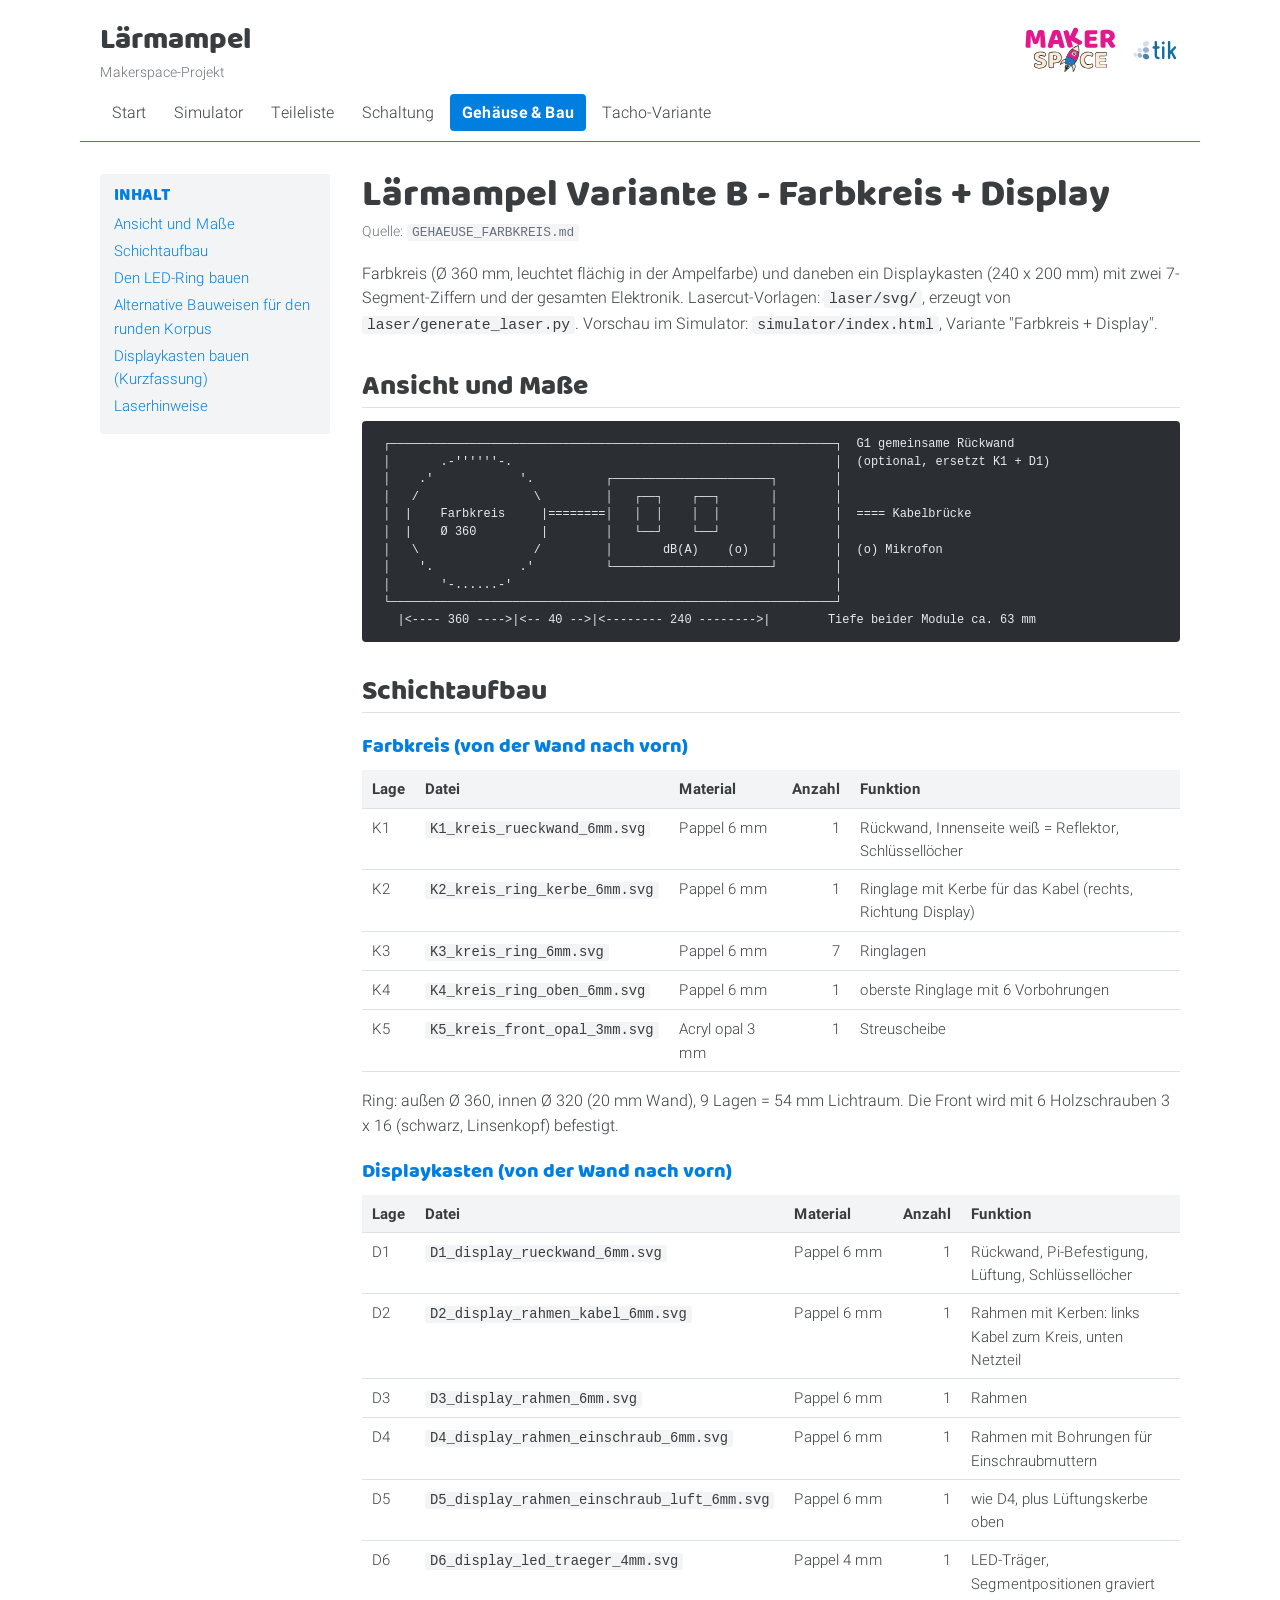
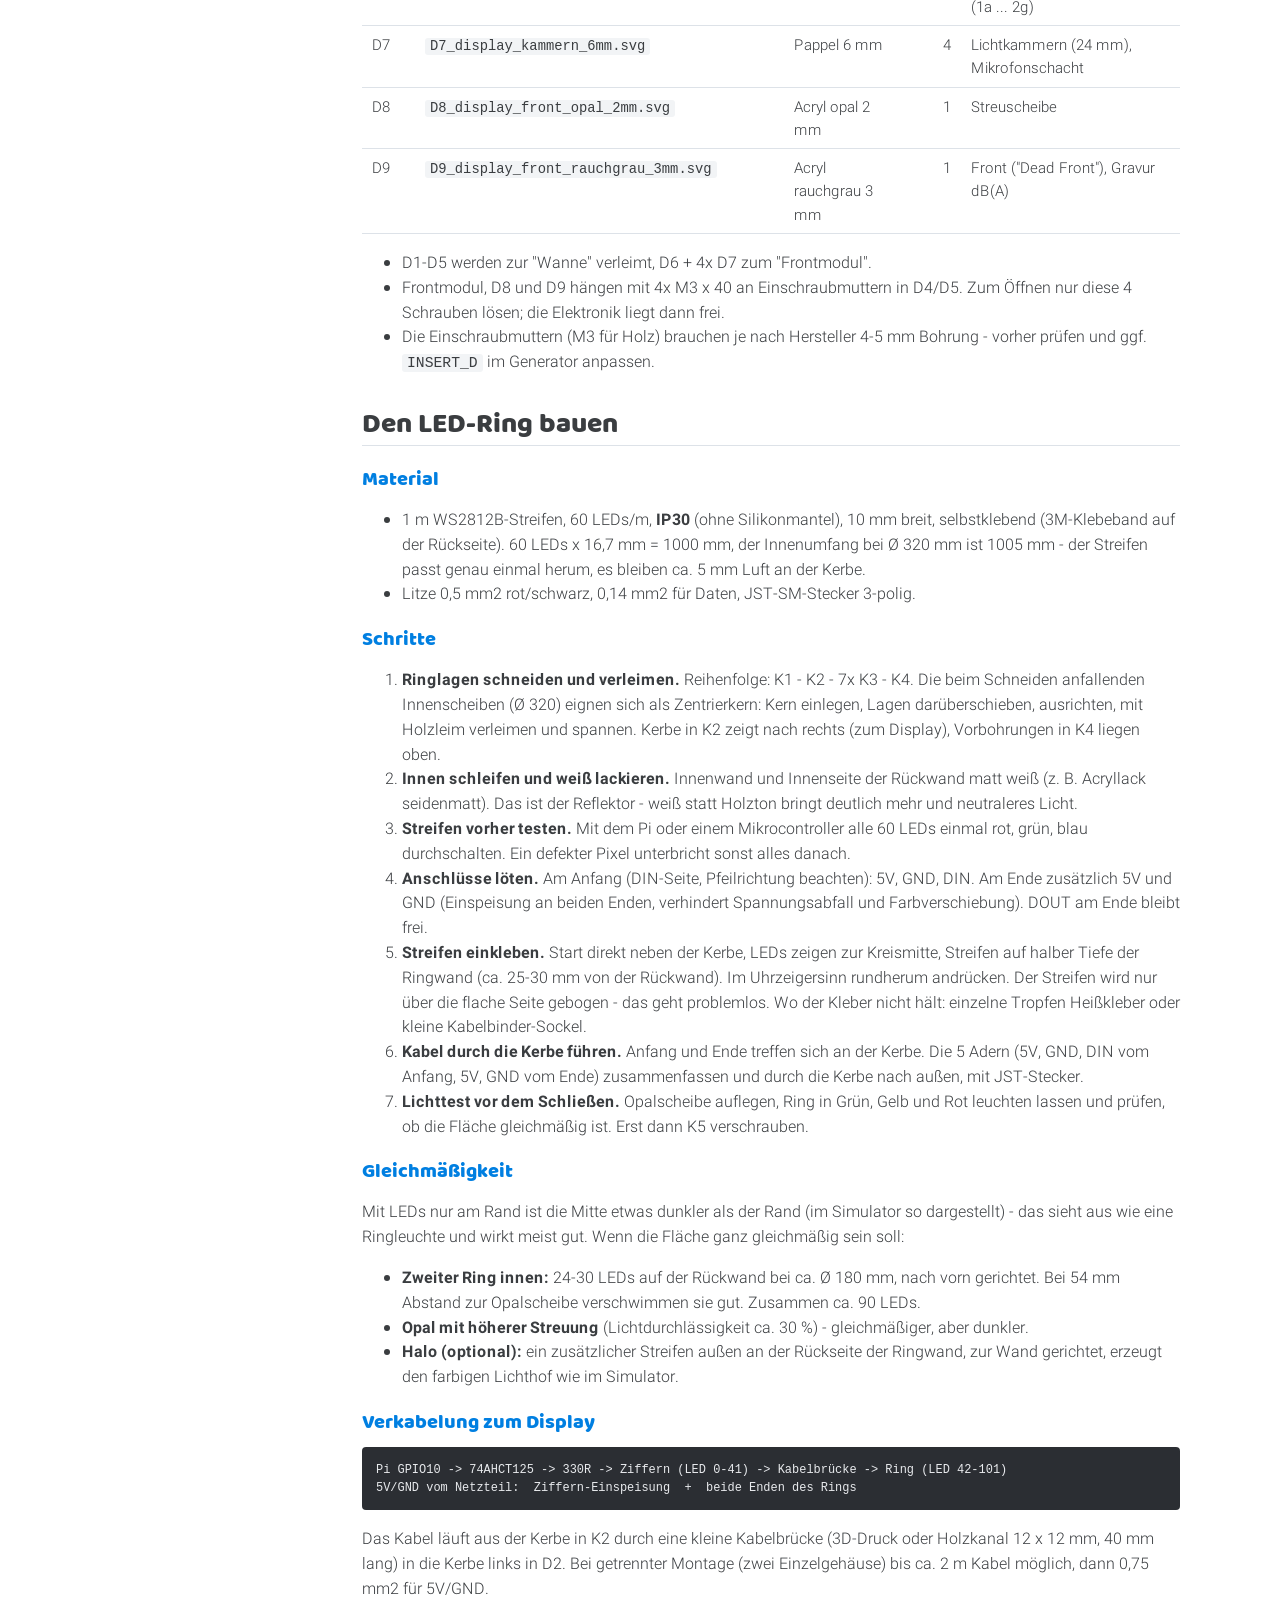
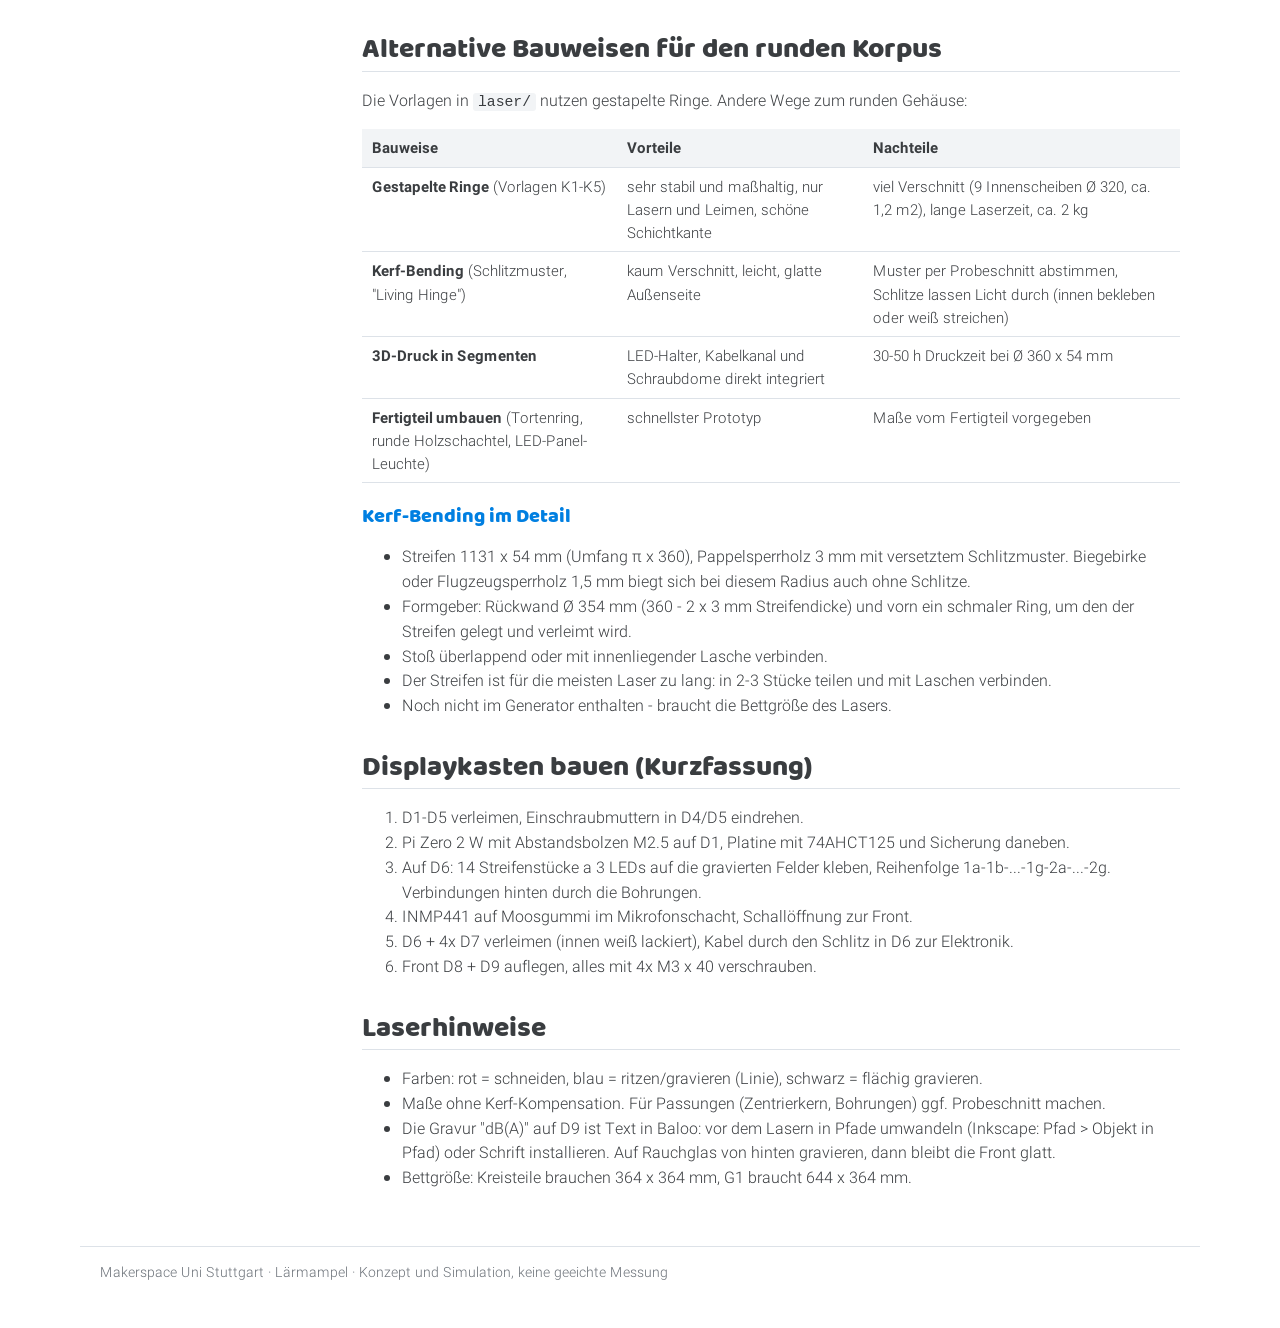
<file: docs/gehaeuse.html>
<!doctype html>
<html lang="de">
<head>
<meta charset="utf-8">
<meta name="viewport" content="width=device-width, initial-scale=1">
<title>Lärmampel Variante B - Farbkreis + Display - Lärmampel</title>
<meta name="description" content="Lärmampel - ein Makerspace-Projekt">
<link rel="stylesheet" href="assets/site.css">
<link rel="icon" href="assets/logos/spacie-green.svg">
</head>
<body>
<header class="top">
  <div class="brand">
    <a href="index.html" class="name">Lärmampel</a>
    <span class="sub">Makerspace-Projekt</span>
  </div>
  <div class="logos">
    <img src="assets/logos/Makerspace.svg" alt="Makerspace Uni Stuttgart">
    <img class="tik" src="assets/logos/tik-logo.svg" alt="TIK">
  </div>
</header>
<nav class="main"><a href="index.html">Start</a><a href="simulator/index.html">Simulator</a><a href="teileliste.html">Teileliste</a><a href="schaltung.html">Schaltung</a><a href="gehaeuse.html" class="on">Gehäuse & Bau</a><a href="tacho.html">Tacho-Variante</a></nav>
<div class="titleline"></div>
<main>
<div class="doclayout"><aside class="toc"><h2>Inhalt</h2><ul><li><a href="#ansicht-und-masse">Ansicht und Maße</a></li><li><a href="#schichtaufbau">Schichtaufbau</a></li><li><a href="#den-led-ring-bauen">Den LED-Ring bauen</a></li><li><a href="#alternative-bauweisen-fuer-den-runden-korpus">Alternative Bauweisen für den runden Korpus</a></li><li><a href="#displaykasten-bauen-kurzfassung">Displaykasten bauen (Kurzfassung)</a></li><li><a href="#laserhinweise">Laserhinweise</a></li></ul></aside><article class="doc"><h1>Lärmampel Variante B - Farbkreis + Display</h1><p class="srcnote">Quelle: <code>GEHAEUSE_FARBKREIS.md</code></p><p>Farbkreis (Ø 360 mm, leuchtet flächig in der Ampelfarbe) und daneben ein Displaykasten (240 x 200 mm) mit zwei 7-Segment-Ziffern und der gesamten Elektronik. Lasercut-Vorlagen: <code>laser/svg/</code>, erzeugt von <code>laser/generate_laser.py</code>. Vorschau im Simulator: <code>simulator/index.html</code>, Variante "Farbkreis + Display".</p>
<h2 id="ansicht-und-masse">Ansicht und Maße</h2>
<pre><code> ┌──────────────────────────────────────────────────────────────┐  G1 gemeinsame Rückwand
 │       .-&#x27;&#x27;&#x27;&#x27;&#x27;&#x27;-.                                             │  (optional, ersetzt K1 + D1)
 │    .&#x27;            &#x27;.          ┌──────────────────────┐        │
 │   /                \         │   ┌──┐    ┌──┐       │        │
 │  |    Farbkreis     |========│   │  │    │  │       │        │  ==== Kabelbrücke
 │  |    Ø 360         |        │   └──┘    └──┘       │        │
 │   \                /         │       dB(A)    (o)   │        │  (o) Mikrofon
 │    &#x27;.            .&#x27;          └──────────────────────┘        │
 │       &#x27;-......-&#x27;                                             │
 └──────────────────────────────────────────────────────────────┘
   |&lt;---- 360 ----&gt;|&lt;-- 40 --&gt;|&lt;-------- 240 --------&gt;|        Tiefe beider Module ca. 63 mm</code></pre>
<h2 id="schichtaufbau">Schichtaufbau</h2>
<h3 id="farbkreis-von-der-wand-nach-vorn">Farbkreis (von der Wand nach vorn)</h3>
<div class="table-wrap"><table><thead><tr><th style="text-align:left">Lage</th><th style="text-align:left">Datei</th><th style="text-align:left">Material</th><th style="text-align:right">Anzahl</th><th style="text-align:left">Funktion</th></tr></thead><tbody><tr><td style="text-align:left">K1</td><td style="text-align:left"><code>K1_kreis_rueckwand_6mm.svg</code></td><td style="text-align:left">Pappel 6 mm</td><td style="text-align:right">1</td><td style="text-align:left">Rückwand, Innenseite weiß = Reflektor, Schlüssellöcher</td></tr><tr><td style="text-align:left">K2</td><td style="text-align:left"><code>K2_kreis_ring_kerbe_6mm.svg</code></td><td style="text-align:left">Pappel 6 mm</td><td style="text-align:right">1</td><td style="text-align:left">Ringlage mit Kerbe für das Kabel (rechts, Richtung Display)</td></tr><tr><td style="text-align:left">K3</td><td style="text-align:left"><code>K3_kreis_ring_6mm.svg</code></td><td style="text-align:left">Pappel 6 mm</td><td style="text-align:right">7</td><td style="text-align:left">Ringlagen</td></tr><tr><td style="text-align:left">K4</td><td style="text-align:left"><code>K4_kreis_ring_oben_6mm.svg</code></td><td style="text-align:left">Pappel 6 mm</td><td style="text-align:right">1</td><td style="text-align:left">oberste Ringlage mit 6 Vorbohrungen</td></tr><tr><td style="text-align:left">K5</td><td style="text-align:left"><code>K5_kreis_front_opal_3mm.svg</code></td><td style="text-align:left">Acryl opal 3 mm</td><td style="text-align:right">1</td><td style="text-align:left">Streuscheibe</td></tr></tbody></table></div>
<p>Ring: außen Ø 360, innen Ø 320 (20 mm Wand), 9 Lagen = 54 mm Lichtraum. Die Front wird mit 6 Holzschrauben 3 x 16 (schwarz, Linsenkopf) befestigt.</p>
<h3 id="displaykasten-von-der-wand-nach-vorn">Displaykasten (von der Wand nach vorn)</h3>
<div class="table-wrap"><table><thead><tr><th style="text-align:left">Lage</th><th style="text-align:left">Datei</th><th style="text-align:left">Material</th><th style="text-align:right">Anzahl</th><th style="text-align:left">Funktion</th></tr></thead><tbody><tr><td style="text-align:left">D1</td><td style="text-align:left"><code>D1_display_rueckwand_6mm.svg</code></td><td style="text-align:left">Pappel 6 mm</td><td style="text-align:right">1</td><td style="text-align:left">Rückwand, Pi-Befestigung, Lüftung, Schlüssellöcher</td></tr><tr><td style="text-align:left">D2</td><td style="text-align:left"><code>D2_display_rahmen_kabel_6mm.svg</code></td><td style="text-align:left">Pappel 6 mm</td><td style="text-align:right">1</td><td style="text-align:left">Rahmen mit Kerben: links Kabel zum Kreis, unten Netzteil</td></tr><tr><td style="text-align:left">D3</td><td style="text-align:left"><code>D3_display_rahmen_6mm.svg</code></td><td style="text-align:left">Pappel 6 mm</td><td style="text-align:right">1</td><td style="text-align:left">Rahmen</td></tr><tr><td style="text-align:left">D4</td><td style="text-align:left"><code>D4_display_rahmen_einschraub_6mm.svg</code></td><td style="text-align:left">Pappel 6 mm</td><td style="text-align:right">1</td><td style="text-align:left">Rahmen mit Bohrungen für Einschraubmuttern</td></tr><tr><td style="text-align:left">D5</td><td style="text-align:left"><code>D5_display_rahmen_einschraub_luft_6mm.svg</code></td><td style="text-align:left">Pappel 6 mm</td><td style="text-align:right">1</td><td style="text-align:left">wie D4, plus Lüftungskerbe oben</td></tr><tr><td style="text-align:left">D6</td><td style="text-align:left"><code>D6_display_led_traeger_4mm.svg</code></td><td style="text-align:left">Pappel 4 mm</td><td style="text-align:right">1</td><td style="text-align:left">LED-Träger, Segmentpositionen graviert (1a ... 2g)</td></tr><tr><td style="text-align:left">D7</td><td style="text-align:left"><code>D7_display_kammern_6mm.svg</code></td><td style="text-align:left">Pappel 6 mm</td><td style="text-align:right">4</td><td style="text-align:left">Lichtkammern (24 mm), Mikrofonschacht</td></tr><tr><td style="text-align:left">D8</td><td style="text-align:left"><code>D8_display_front_opal_2mm.svg</code></td><td style="text-align:left">Acryl opal 2 mm</td><td style="text-align:right">1</td><td style="text-align:left">Streuscheibe</td></tr><tr><td style="text-align:left">D9</td><td style="text-align:left"><code>D9_display_front_rauchgrau_3mm.svg</code></td><td style="text-align:left">Acryl rauchgrau 3 mm</td><td style="text-align:right">1</td><td style="text-align:left">Front ("Dead Front"), Gravur dB(A)</td></tr></tbody></table></div>
<ul><li>D1-D5 werden zur "Wanne" verleimt, D6 + 4x D7 zum "Frontmodul".</li><li>Frontmodul, D8 und D9 hängen mit 4x M3 x 40 an Einschraubmuttern in D4/D5. Zum Öffnen nur diese 4 Schrauben lösen; die Elektronik liegt dann frei.</li><li>Die Einschraubmuttern (M3 für Holz) brauchen je nach Hersteller 4-5 mm Bohrung - vorher prüfen und ggf. <code>INSERT_D</code> im Generator anpassen.</li></ul>
<h2 id="den-led-ring-bauen">Den LED-Ring bauen</h2>
<h3 id="material">Material</h3>
<ul><li>1 m WS2812B-Streifen, 60 LEDs/m, <strong>IP30</strong> (ohne Silikonmantel), 10 mm breit, selbstklebend (3M-Klebeband auf der Rückseite). 60 LEDs x 16,7 mm = 1000 mm, der Innenumfang bei Ø 320 mm ist 1005 mm - der Streifen passt genau einmal herum, es bleiben ca. 5 mm Luft an der Kerbe.</li><li>Litze 0,5 mm2 rot/schwarz, 0,14 mm2 für Daten, JST-SM-Stecker 3-polig.</li></ul>
<h3 id="schritte">Schritte</h3>
<ol><li><strong>Ringlagen schneiden und verleimen.</strong> Reihenfolge: K1 - K2 - 7x K3 - K4. Die beim Schneiden anfallenden Innenscheiben (Ø 320) eignen sich als Zentrierkern: Kern einlegen, Lagen darüberschieben, ausrichten, mit Holzleim verleimen und spannen. Kerbe in K2 zeigt nach rechts (zum Display), Vorbohrungen in K4 liegen oben.</li><li><strong>Innen schleifen und weiß lackieren.</strong> Innenwand und Innenseite der Rückwand matt weiß (z. B. Acryllack seidenmatt). Das ist der Reflektor - weiß statt Holzton bringt deutlich mehr und neutraleres Licht.</li><li><strong>Streifen vorher testen.</strong> Mit dem Pi oder einem Mikrocontroller alle 60 LEDs einmal rot, grün, blau durchschalten. Ein defekter Pixel unterbricht sonst alles danach.</li><li><strong>Anschlüsse löten.</strong> Am Anfang (DIN-Seite, Pfeilrichtung beachten): 5V, GND, DIN. Am Ende zusätzlich 5V und GND (Einspeisung an beiden Enden, verhindert Spannungsabfall und Farbverschiebung). DOUT am Ende bleibt frei.</li><li><strong>Streifen einkleben.</strong> Start direkt neben der Kerbe, LEDs zeigen zur Kreismitte, Streifen auf halber Tiefe der Ringwand (ca. 25-30 mm von der Rückwand). Im Uhrzeigersinn rundherum andrücken. Der Streifen wird nur über die flache Seite gebogen - das geht problemlos. Wo der Kleber nicht hält: einzelne Tropfen Heißkleber oder kleine Kabelbinder-Sockel.</li><li><strong>Kabel durch die Kerbe führen.</strong> Anfang und Ende treffen sich an der Kerbe. Die 5 Adern (5V, GND, DIN vom Anfang, 5V, GND vom Ende) zusammenfassen und durch die Kerbe nach außen, mit JST-Stecker.</li><li><strong>Lichttest vor dem Schließen.</strong> Opalscheibe auflegen, Ring in Grün, Gelb und Rot leuchten lassen und prüfen, ob die Fläche gleichmäßig ist. Erst dann K5 verschrauben.</li></ol>
<h3 id="gleichmaessigkeit">Gleichmäßigkeit</h3>
<p>Mit LEDs nur am Rand ist die Mitte etwas dunkler als der Rand (im Simulator so dargestellt) - das sieht aus wie eine Ringleuchte und wirkt meist gut. Wenn die Fläche ganz gleichmäßig sein soll:</p>
<ul><li><strong>Zweiter Ring innen:</strong> 24-30 LEDs auf der Rückwand bei ca. Ø 180 mm, nach vorn gerichtet. Bei 54 mm Abstand zur Opalscheibe verschwimmen sie gut. Zusammen ca. 90 LEDs.</li><li><strong>Opal mit höherer Streuung</strong> (Lichtdurchlässigkeit ca. 30 %) - gleichmäßiger, aber dunkler.</li><li><strong>Halo (optional):</strong> ein zusätzlicher Streifen außen an der Rückseite der Ringwand, zur Wand gerichtet, erzeugt den farbigen Lichthof wie im Simulator.</li></ul>
<h3 id="verkabelung-zum-display">Verkabelung zum Display</h3>
<pre><code>Pi GPIO10 -&gt; 74AHCT125 -&gt; 330R -&gt; Ziffern (LED 0-41) -&gt; Kabelbrücke -&gt; Ring (LED 42-101)
5V/GND vom Netzteil:  Ziffern-Einspeisung  +  beide Enden des Rings</code></pre>
<p>Das Kabel läuft aus der Kerbe in K2 durch eine kleine Kabelbrücke (3D-Druck oder Holzkanal 12 x 12 mm, 40 mm lang) in die Kerbe links in D2. Bei getrennter Montage (zwei Einzelgehäuse) bis ca. 2 m Kabel möglich, dann 0,75 mm2 für 5V/GND.</p>
<h2 id="alternative-bauweisen-fuer-den-runden-korpus">Alternative Bauweisen für den runden Korpus</h2>
<p>Die Vorlagen in <code>laser/</code> nutzen gestapelte Ringe. Andere Wege zum runden Gehäuse:</p>
<div class="table-wrap"><table><thead><tr><th style="text-align:left">Bauweise</th><th style="text-align:left">Vorteile</th><th style="text-align:left">Nachteile</th></tr></thead><tbody><tr><td style="text-align:left"><strong>Gestapelte Ringe</strong> (Vorlagen K1-K5)</td><td style="text-align:left">sehr stabil und maßhaltig, nur Lasern und Leimen, schöne Schichtkante</td><td style="text-align:left">viel Verschnitt (9 Innenscheiben Ø 320, ca. 1,2 m2), lange Laserzeit, ca. 2 kg</td></tr><tr><td style="text-align:left"><strong>Kerf-Bending</strong> (Schlitzmuster, "Living Hinge")</td><td style="text-align:left">kaum Verschnitt, leicht, glatte Außenseite</td><td style="text-align:left">Muster per Probeschnitt abstimmen, Schlitze lassen Licht durch (innen bekleben oder weiß streichen)</td></tr><tr><td style="text-align:left"><strong>3D-Druck in Segmenten</strong></td><td style="text-align:left">LED-Halter, Kabelkanal und Schraubdome direkt integriert</td><td style="text-align:left">30-50 h Druckzeit bei Ø 360 x 54 mm</td></tr><tr><td style="text-align:left"><strong>Fertigteil umbauen</strong> (Tortenring, runde Holzschachtel, LED-Panel-Leuchte)</td><td style="text-align:left">schnellster Prototyp</td><td style="text-align:left">Maße vom Fertigteil vorgegeben</td></tr></tbody></table></div>
<h3 id="kerf-bending-im-detail">Kerf-Bending im Detail</h3>
<ul><li>Streifen 1131 x 54 mm (Umfang π x 360), Pappelsperrholz 3 mm mit versetztem Schlitzmuster. Biegebirke oder Flugzeugsperrholz 1,5 mm biegt sich bei diesem Radius auch ohne Schlitze.</li><li>Formgeber: Rückwand Ø 354 mm (360 - 2 x 3 mm Streifendicke) und vorn ein schmaler Ring, um den der Streifen gelegt und verleimt wird.</li><li>Stoß überlappend oder mit innenliegender Lasche verbinden.</li><li>Der Streifen ist für die meisten Laser zu lang: in 2-3 Stücke teilen und mit Laschen verbinden.</li><li>Noch nicht im Generator enthalten - braucht die Bettgröße des Lasers.</li></ul>
<h2 id="displaykasten-bauen-kurzfassung">Displaykasten bauen (Kurzfassung)</h2>
<ol><li>D1-D5 verleimen, Einschraubmuttern in D4/D5 eindrehen.</li><li>Pi Zero 2 W mit Abstandsbolzen M2.5 auf D1, Platine mit 74AHCT125 und Sicherung daneben.</li><li>Auf D6: 14 Streifenstücke a 3 LEDs auf die gravierten Felder kleben, Reihenfolge 1a-1b-...-1g-2a-...-2g. Verbindungen hinten durch die Bohrungen.</li><li>INMP441 auf Moosgummi im Mikrofonschacht, Schallöffnung zur Front.</li><li>D6 + 4x D7 verleimen (innen weiß lackiert), Kabel durch den Schlitz in D6 zur Elektronik.</li><li>Front D8 + D9 auflegen, alles mit 4x M3 x 40 verschrauben.</li></ol>
<h2 id="laserhinweise">Laserhinweise</h2>
<ul><li>Farben: rot = schneiden, blau = ritzen/gravieren (Linie), schwarz = flächig gravieren.</li><li>Maße ohne Kerf-Kompensation. Für Passungen (Zentrierkern, Bohrungen) ggf. Probeschnitt machen.</li><li>Die Gravur "dB(A)" auf D9 ist Text in Baloo: vor dem Lasern in Pfade umwandeln (Inkscape: Pfad &gt; Objekt in Pfad) oder Schrift installieren. Auf Rauchglas von hinten gravieren, dann bleibt die Front glatt.</li><li>Bettgröße: Kreisteile brauchen 364 x 364 mm, G1 braucht 644 x 364 mm.</li></ul></article></div>
</main>
<footer>
  Makerspace Uni Stuttgart · Lärmampel · Konzept und Simulation, keine geeichte Messung
</footer>
</body>
</html>
</file>
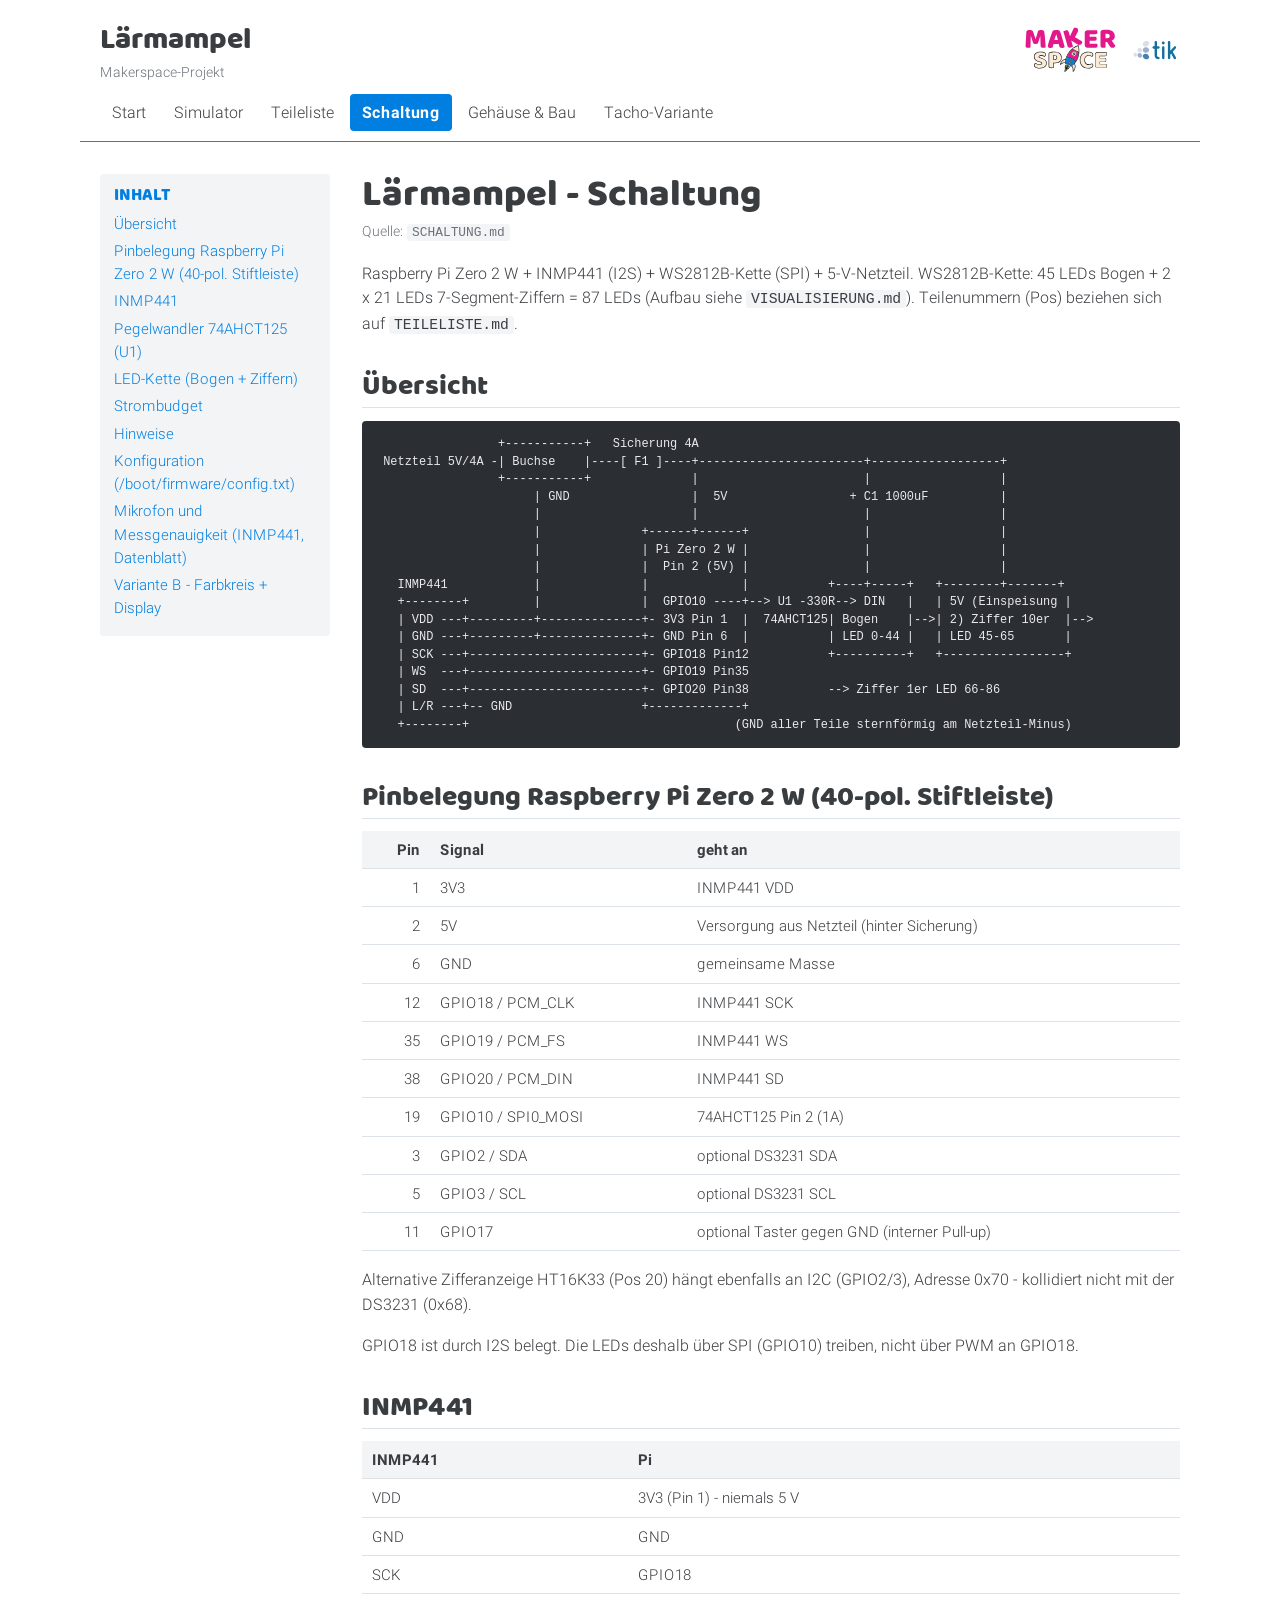
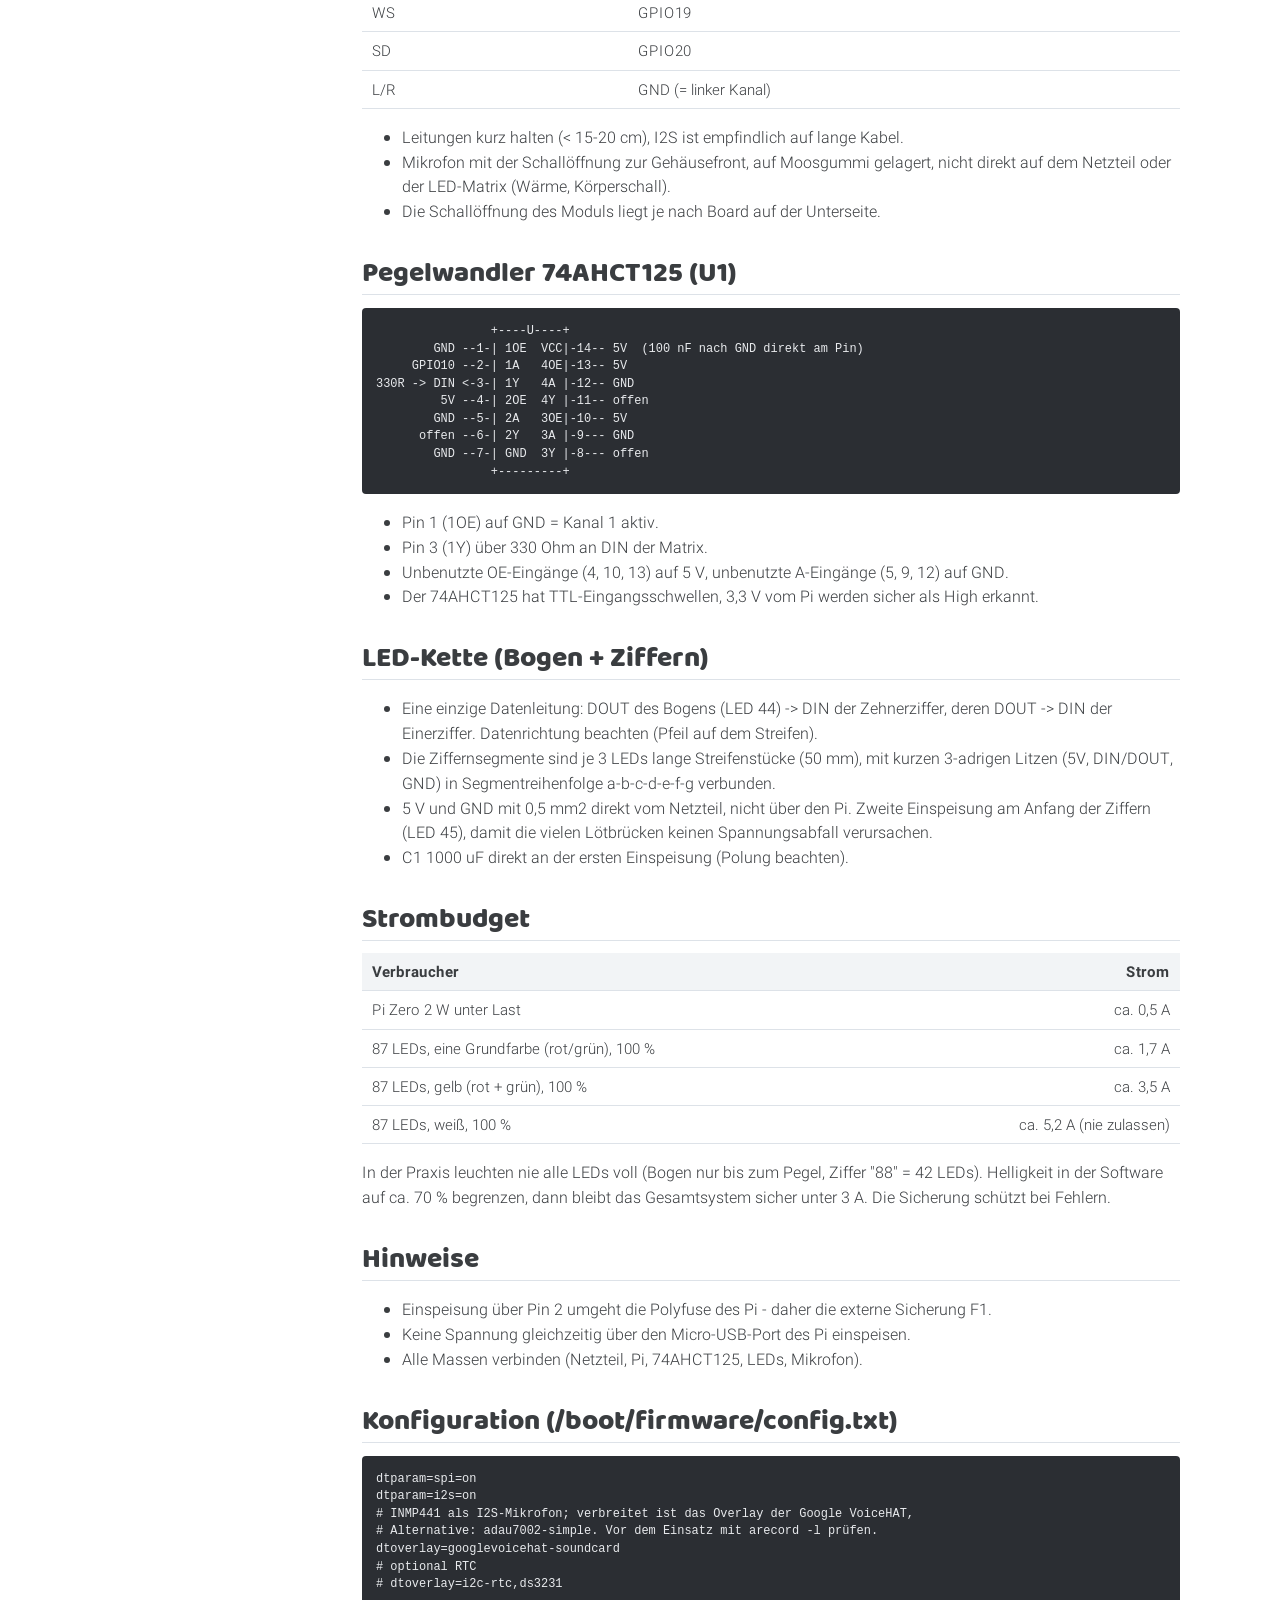
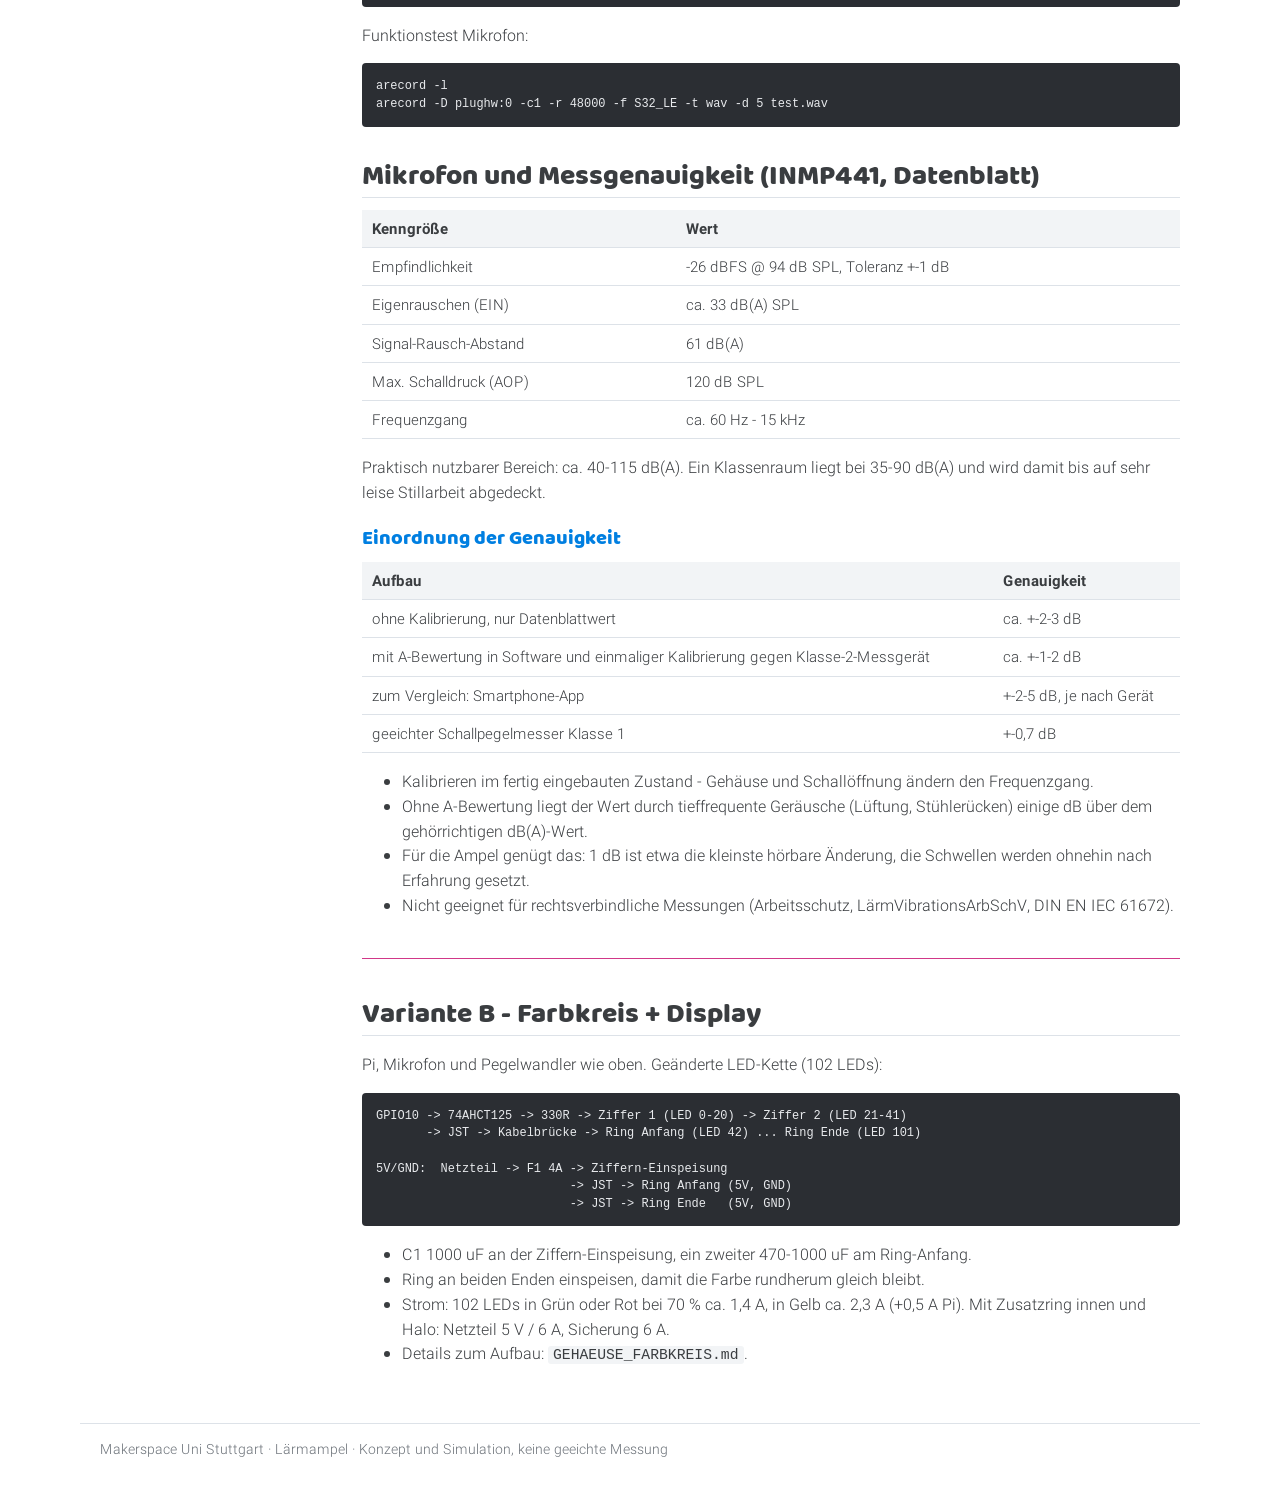
<file: docs/schaltung.html>
<!doctype html>
<html lang="de">
<head>
<meta charset="utf-8">
<meta name="viewport" content="width=device-width, initial-scale=1">
<title>Lärmampel - Schaltung - Lärmampel</title>
<meta name="description" content="Lärmampel - ein Makerspace-Projekt">
<link rel="stylesheet" href="assets/site.css">
<link rel="icon" href="assets/logos/spacie-green.svg">
</head>
<body>
<header class="top">
  <div class="brand">
    <a href="index.html" class="name">Lärmampel</a>
    <span class="sub">Makerspace-Projekt</span>
  </div>
  <div class="logos">
    <img src="assets/logos/Makerspace.svg" alt="Makerspace Uni Stuttgart">
    <img class="tik" src="assets/logos/tik-logo.svg" alt="TIK">
  </div>
</header>
<nav class="main"><a href="index.html">Start</a><a href="simulator/index.html">Simulator</a><a href="teileliste.html">Teileliste</a><a href="schaltung.html" class="on">Schaltung</a><a href="gehaeuse.html">Gehäuse & Bau</a><a href="tacho.html">Tacho-Variante</a></nav>
<div class="titleline"></div>
<main>
<div class="doclayout"><aside class="toc"><h2>Inhalt</h2><ul><li><a href="#uebersicht">Übersicht</a></li><li><a href="#pinbelegung-raspberry-pi-zero-2-w-40-pol-stiftleiste">Pinbelegung Raspberry Pi Zero 2 W (40-pol. Stiftleiste)</a></li><li><a href="#inmp441">INMP441</a></li><li><a href="#pegelwandler-74ahct125-u1">Pegelwandler 74AHCT125 (U1)</a></li><li><a href="#led-kette-bogen-ziffern">LED-Kette (Bogen + Ziffern)</a></li><li><a href="#strombudget">Strombudget</a></li><li><a href="#hinweise">Hinweise</a></li><li><a href="#konfiguration-boot-firmware-config-txt">Konfiguration (/boot/firmware/config.txt)</a></li><li><a href="#mikrofon-und-messgenauigkeit-inmp441-datenblatt">Mikrofon und Messgenauigkeit (INMP441, Datenblatt)</a></li><li><a href="#variante-b-farbkreis-display">Variante B - Farbkreis + Display</a></li></ul></aside><article class="doc"><h1>Lärmampel - Schaltung</h1><p class="srcnote">Quelle: <code>SCHALTUNG.md</code></p><p>Raspberry Pi Zero 2 W + INMP441 (I2S) + WS2812B-Kette (SPI) + 5-V-Netzteil. WS2812B-Kette: 45 LEDs Bogen + 2 x 21 LEDs 7-Segment-Ziffern = 87 LEDs (Aufbau siehe <code>VISUALISIERUNG.md</code>). Teilenummern (Pos) beziehen sich auf <code>TEILELISTE.md</code>.</p>
<h2 id="uebersicht">Übersicht</h2>
<pre><code>                 +-----------+   Sicherung 4A
 Netzteil 5V/4A -| Buchse    |----[ F1 ]----+-----------------------+------------------+
                 +-----------+              |                       |                  |
                      | GND                 |  5V                 + C1 1000uF          |
                      |                     |                       |                  |
                      |              +------+------+                |                  |
                      |              | Pi Zero 2 W |                |                  |
                      |              |  Pin 2 (5V) |                |                  |
   INMP441            |              |             |           +----+-----+   +--------+-------+
   +--------+         |              |  GPIO10 ----+--&gt; U1 -330R--&gt; DIN   |   | 5V (Einspeisung |
   | VDD ---+---------+--------------+- 3V3 Pin 1  |  74AHCT125| Bogen    |--&gt;| 2) Ziffer 10er  |--&gt;
   | GND ---+---------+--------------+- GND Pin 6  |           | LED 0-44 |   | LED 45-65       |
   | SCK ---+------------------------+- GPIO18 Pin12           +----------+   +-----------------+
   | WS  ---+------------------------+- GPIO19 Pin35
   | SD  ---+------------------------+- GPIO20 Pin38           --&gt; Ziffer 1er LED 66-86
   | L/R ---+-- GND                  +-------------+
   +--------+                                     (GND aller Teile sternförmig am Netzteil-Minus)</code></pre>
<h2 id="pinbelegung-raspberry-pi-zero-2-w-40-pol-stiftleiste">Pinbelegung Raspberry Pi Zero 2 W (40-pol. Stiftleiste)</h2>
<div class="table-wrap"><table><thead><tr><th style="text-align:right">Pin</th><th style="text-align:left">Signal</th><th style="text-align:left">geht an</th></tr></thead><tbody><tr><td style="text-align:right">1</td><td style="text-align:left">3V3</td><td style="text-align:left">INMP441 VDD</td></tr><tr><td style="text-align:right">2</td><td style="text-align:left">5V</td><td style="text-align:left">Versorgung aus Netzteil (hinter Sicherung)</td></tr><tr><td style="text-align:right">6</td><td style="text-align:left">GND</td><td style="text-align:left">gemeinsame Masse</td></tr><tr><td style="text-align:right">12</td><td style="text-align:left">GPIO18 / PCM_CLK</td><td style="text-align:left">INMP441 SCK</td></tr><tr><td style="text-align:right">35</td><td style="text-align:left">GPIO19 / PCM_FS</td><td style="text-align:left">INMP441 WS</td></tr><tr><td style="text-align:right">38</td><td style="text-align:left">GPIO20 / PCM_DIN</td><td style="text-align:left">INMP441 SD</td></tr><tr><td style="text-align:right">19</td><td style="text-align:left">GPIO10 / SPI0_MOSI</td><td style="text-align:left">74AHCT125 Pin 2 (1A)</td></tr><tr><td style="text-align:right">3</td><td style="text-align:left">GPIO2 / SDA</td><td style="text-align:left">optional DS3231 SDA</td></tr><tr><td style="text-align:right">5</td><td style="text-align:left">GPIO3 / SCL</td><td style="text-align:left">optional DS3231 SCL</td></tr><tr><td style="text-align:right">11</td><td style="text-align:left">GPIO17</td><td style="text-align:left">optional Taster gegen GND (interner Pull-up)</td></tr></tbody></table></div>
<p>Alternative Zifferanzeige HT16K33 (Pos 20) hängt ebenfalls an I2C (GPIO2/3), Adresse 0x70 - kollidiert nicht mit der DS3231 (0x68).</p>
<p>GPIO18 ist durch I2S belegt. Die LEDs deshalb über SPI (GPIO10) treiben, nicht über PWM an GPIO18.</p>
<h2 id="inmp441">INMP441</h2>
<div class="table-wrap"><table><thead><tr><th style="text-align:left">INMP441</th><th style="text-align:left">Pi</th></tr></thead><tbody><tr><td style="text-align:left">VDD</td><td style="text-align:left">3V3 (Pin 1) - niemals 5 V</td></tr><tr><td style="text-align:left">GND</td><td style="text-align:left">GND</td></tr><tr><td style="text-align:left">SCK</td><td style="text-align:left">GPIO18</td></tr><tr><td style="text-align:left">WS</td><td style="text-align:left">GPIO19</td></tr><tr><td style="text-align:left">SD</td><td style="text-align:left">GPIO20</td></tr><tr><td style="text-align:left">L/R</td><td style="text-align:left">GND (= linker Kanal)</td></tr></tbody></table></div>
<ul><li>Leitungen kurz halten (&lt; 15-20 cm), I2S ist empfindlich auf lange Kabel.</li><li>Mikrofon mit der Schallöffnung zur Gehäusefront, auf Moosgummi gelagert, nicht direkt auf dem Netzteil oder der LED-Matrix (Wärme, Körperschall).</li><li>Die Schallöffnung des Moduls liegt je nach Board auf der Unterseite.</li></ul>
<h2 id="pegelwandler-74ahct125-u1">Pegelwandler 74AHCT125 (U1)</h2>
<pre><code>                +----U----+
        GND --1-| 1OE  VCC|-14-- 5V  (100 nF nach GND direkt am Pin)
     GPIO10 --2-| 1A   4OE|-13-- 5V
330R -&gt; DIN &lt;-3-| 1Y   4A |-12-- GND
         5V --4-| 2OE  4Y |-11-- offen
        GND --5-| 2A   3OE|-10-- 5V
      offen --6-| 2Y   3A |-9--- GND
        GND --7-| GND  3Y |-8--- offen
                +---------+</code></pre>
<ul><li>Pin 1 (1OE) auf GND = Kanal 1 aktiv.</li><li>Pin 3 (1Y) über 330 Ohm an DIN der Matrix.</li><li>Unbenutzte OE-Eingänge (4, 10, 13) auf 5 V, unbenutzte A-Eingänge (5, 9, 12) auf GND.</li><li>Der 74AHCT125 hat TTL-Eingangsschwellen, 3,3 V vom Pi werden sicher als High erkannt.</li></ul>
<h2 id="led-kette-bogen-ziffern">LED-Kette (Bogen + Ziffern)</h2>
<ul><li>Eine einzige Datenleitung: DOUT des Bogens (LED 44) -&gt; DIN der Zehnerziffer, deren DOUT -&gt; DIN der Einerziffer. Datenrichtung beachten (Pfeil auf dem Streifen).</li><li>Die Ziffernsegmente sind je 3 LEDs lange Streifenstücke (50 mm), mit kurzen 3-adrigen Litzen (5V, DIN/DOUT, GND) in Segmentreihenfolge a-b-c-d-e-f-g verbunden.</li><li>5 V und GND mit 0,5 mm2 direkt vom Netzteil, nicht über den Pi. Zweite Einspeisung am Anfang der Ziffern (LED 45), damit die vielen Lötbrücken keinen Spannungsabfall verursachen.</li><li>C1 1000 uF direkt an der ersten Einspeisung (Polung beachten).</li></ul>
<h2 id="strombudget">Strombudget</h2>
<div class="table-wrap"><table><thead><tr><th style="text-align:left">Verbraucher</th><th style="text-align:right">Strom</th></tr></thead><tbody><tr><td style="text-align:left">Pi Zero 2 W unter Last</td><td style="text-align:right">ca. 0,5 A</td></tr><tr><td style="text-align:left">87 LEDs, eine Grundfarbe (rot/grün), 100 %</td><td style="text-align:right">ca. 1,7 A</td></tr><tr><td style="text-align:left">87 LEDs, gelb (rot + grün), 100 %</td><td style="text-align:right">ca. 3,5 A</td></tr><tr><td style="text-align:left">87 LEDs, weiß, 100 %</td><td style="text-align:right">ca. 5,2 A (nie zulassen)</td></tr></tbody></table></div>
<p>In der Praxis leuchten nie alle LEDs voll (Bogen nur bis zum Pegel, Ziffer "88" = 42 LEDs). Helligkeit in der Software auf ca. 70 % begrenzen, dann bleibt das Gesamtsystem sicher unter 3 A. Die Sicherung schützt bei Fehlern.</p>
<h2 id="hinweise">Hinweise</h2>
<ul><li>Einspeisung über Pin 2 umgeht die Polyfuse des Pi - daher die externe Sicherung F1.</li><li>Keine Spannung gleichzeitig über den Micro-USB-Port des Pi einspeisen.</li><li>Alle Massen verbinden (Netzteil, Pi, 74AHCT125, LEDs, Mikrofon).</li></ul>
<h2 id="konfiguration-boot-firmware-config-txt">Konfiguration (/boot/firmware/config.txt)</h2>
<pre><code>dtparam=spi=on
dtparam=i2s=on
# INMP441 als I2S-Mikrofon; verbreitet ist das Overlay der Google VoiceHAT,
# Alternative: adau7002-simple. Vor dem Einsatz mit arecord -l prüfen.
dtoverlay=googlevoicehat-soundcard
# optional RTC
# dtoverlay=i2c-rtc,ds3231</code></pre>
<p>Funktionstest Mikrofon:</p>
<pre><code>arecord -l
arecord -D plughw:0 -c1 -r 48000 -f S32_LE -t wav -d 5 test.wav</code></pre>
<h2 id="mikrofon-und-messgenauigkeit-inmp441-datenblatt">Mikrofon und Messgenauigkeit (INMP441, Datenblatt)</h2>
<div class="table-wrap"><table><thead><tr><th style="text-align:left">Kenngröße</th><th style="text-align:left">Wert</th></tr></thead><tbody><tr><td style="text-align:left">Empfindlichkeit</td><td style="text-align:left">-26 dBFS @ 94 dB SPL, Toleranz +-1 dB</td></tr><tr><td style="text-align:left">Eigenrauschen (EIN)</td><td style="text-align:left">ca. 33 dB(A) SPL</td></tr><tr><td style="text-align:left">Signal-Rausch-Abstand</td><td style="text-align:left">61 dB(A)</td></tr><tr><td style="text-align:left">Max. Schalldruck (AOP)</td><td style="text-align:left">120 dB SPL</td></tr><tr><td style="text-align:left">Frequenzgang</td><td style="text-align:left">ca. 60 Hz - 15 kHz</td></tr></tbody></table></div>
<p>Praktisch nutzbarer Bereich: ca. 40-115 dB(A). Ein Klassenraum liegt bei 35-90 dB(A) und wird damit bis auf sehr leise Stillarbeit abgedeckt.</p>
<h3 id="einordnung-der-genauigkeit">Einordnung der Genauigkeit</h3>
<div class="table-wrap"><table><thead><tr><th style="text-align:left">Aufbau</th><th style="text-align:left">Genauigkeit</th></tr></thead><tbody><tr><td style="text-align:left">ohne Kalibrierung, nur Datenblattwert</td><td style="text-align:left">ca. +-2-3 dB</td></tr><tr><td style="text-align:left">mit A-Bewertung in Software und einmaliger Kalibrierung gegen Klasse-2-Messgerät</td><td style="text-align:left">ca. +-1-2 dB</td></tr><tr><td style="text-align:left">zum Vergleich: Smartphone-App</td><td style="text-align:left">+-2-5 dB, je nach Gerät</td></tr><tr><td style="text-align:left">geeichter Schallpegelmesser Klasse 1</td><td style="text-align:left">+-0,7 dB</td></tr></tbody></table></div>
<ul><li>Kalibrieren im fertig eingebauten Zustand - Gehäuse und Schallöffnung ändern den Frequenzgang.</li><li>Ohne A-Bewertung liegt der Wert durch tieffrequente Geräusche (Lüftung, Stühlerücken) einige dB über dem gehörrichtigen dB(A)-Wert.</li><li>Für die Ampel genügt das: 1 dB ist etwa die kleinste hörbare Änderung, die Schwellen werden ohnehin nach Erfahrung gesetzt.</li><li>Nicht geeignet für rechtsverbindliche Messungen (Arbeitsschutz, LärmVibrationsArbSchV, DIN EN IEC 61672).</li></ul>
<hr>
<h2 id="variante-b-farbkreis-display">Variante B - Farbkreis + Display</h2>
<p>Pi, Mikrofon und Pegelwandler wie oben. Geänderte LED-Kette (102 LEDs):</p>
<pre><code>GPIO10 -&gt; 74AHCT125 -&gt; 330R -&gt; Ziffer 1 (LED 0-20) -&gt; Ziffer 2 (LED 21-41)
       -&gt; JST -&gt; Kabelbrücke -&gt; Ring Anfang (LED 42) ... Ring Ende (LED 101)

5V/GND:  Netzteil -&gt; F1 4A -&gt; Ziffern-Einspeisung
                           -&gt; JST -&gt; Ring Anfang (5V, GND)
                           -&gt; JST -&gt; Ring Ende   (5V, GND)</code></pre>
<ul><li>C1 1000 uF an der Ziffern-Einspeisung, ein zweiter 470-1000 uF am Ring-Anfang.</li><li>Ring an beiden Enden einspeisen, damit die Farbe rundherum gleich bleibt.</li><li>Strom: 102 LEDs in Grün oder Rot bei 70 % ca. 1,4 A, in Gelb ca. 2,3 A (+0,5 A Pi). Mit Zusatzring innen und Halo: Netzteil 5 V / 6 A, Sicherung 6 A.</li><li>Details zum Aufbau: <code>GEHAEUSE_FARBKREIS.md</code>.</li></ul></article></div>
</main>
<footer>
  Makerspace Uni Stuttgart · Lärmampel · Konzept und Simulation, keine geeichte Messung
</footer>
</body>
</html>
</file>
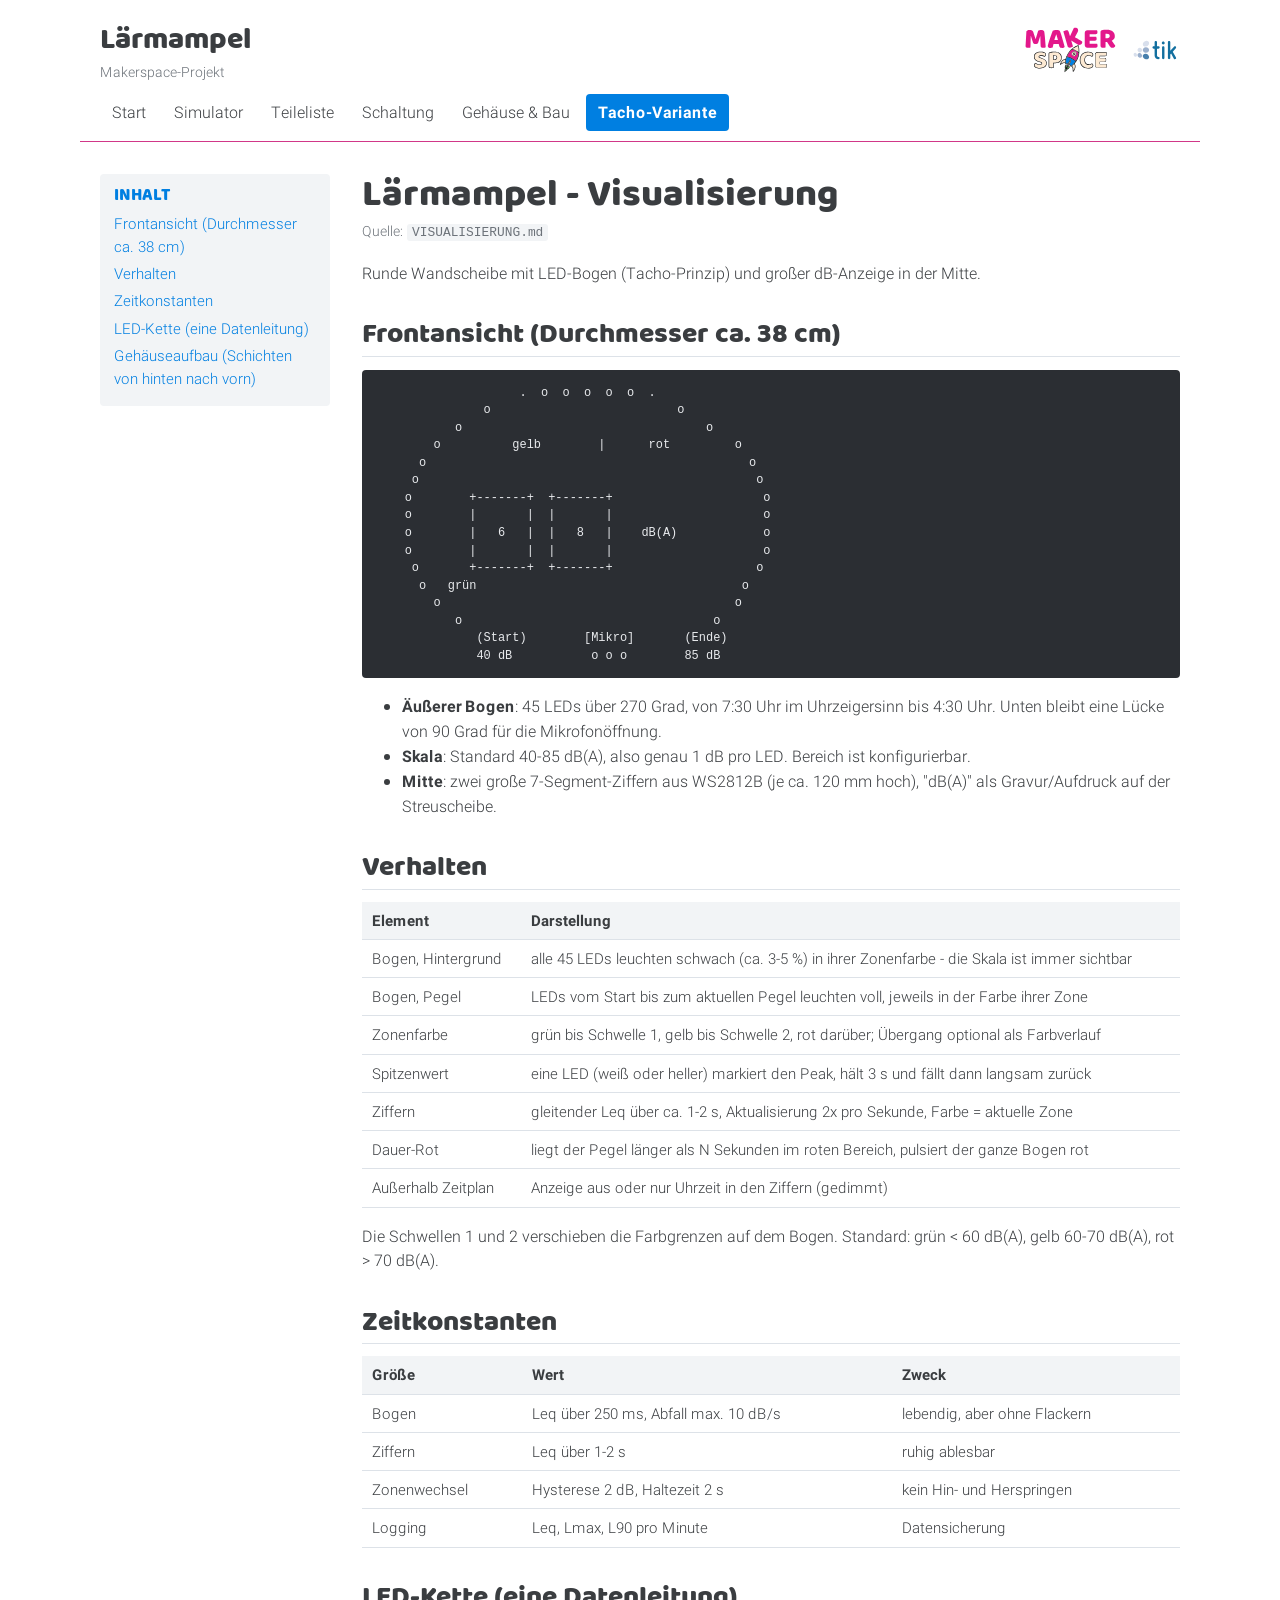
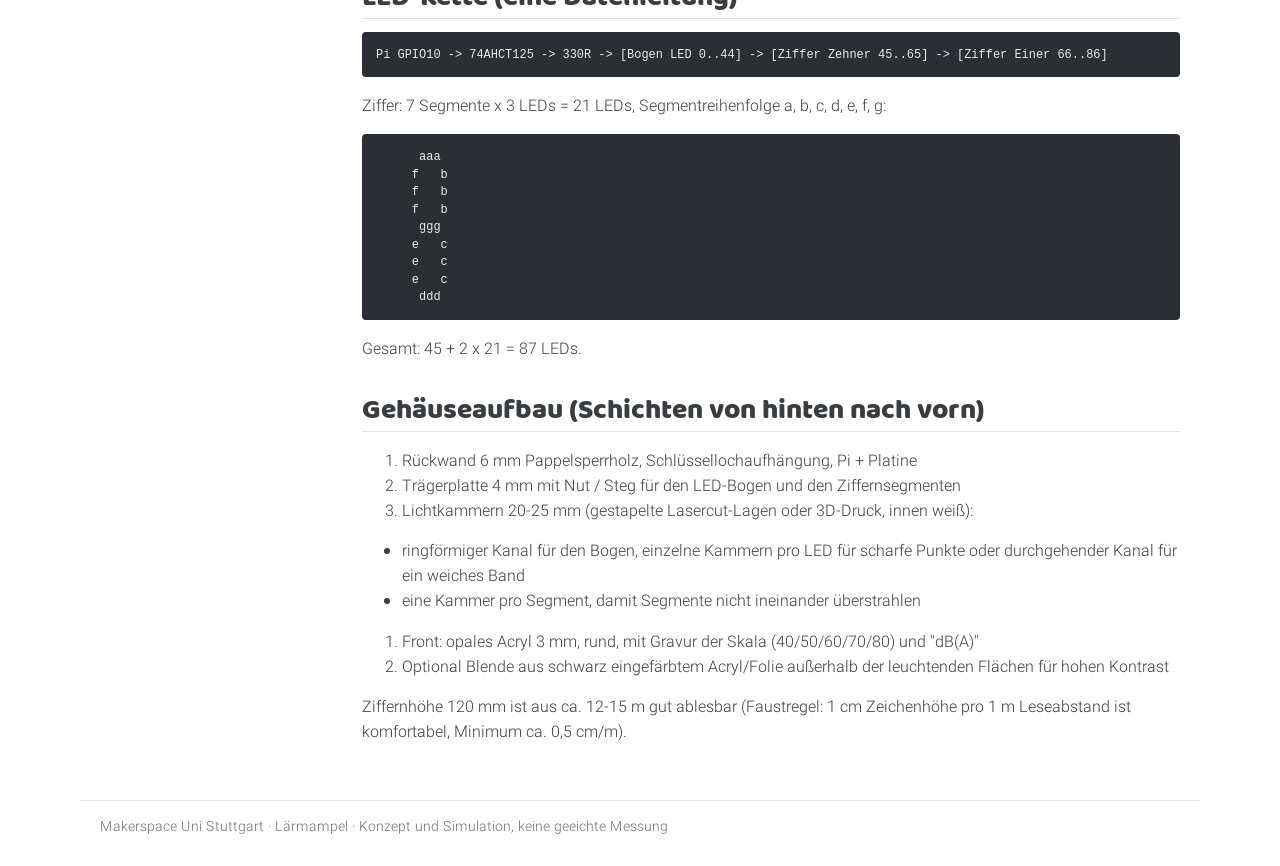
<file: docs/tacho.html>
<!doctype html>
<html lang="de">
<head>
<meta charset="utf-8">
<meta name="viewport" content="width=device-width, initial-scale=1">
<title>Lärmampel - Visualisierung - Lärmampel</title>
<meta name="description" content="Lärmampel - ein Makerspace-Projekt">
<link rel="stylesheet" href="assets/site.css">
<link rel="icon" href="assets/logos/spacie-green.svg">
</head>
<body>
<header class="top">
  <div class="brand">
    <a href="index.html" class="name">Lärmampel</a>
    <span class="sub">Makerspace-Projekt</span>
  </div>
  <div class="logos">
    <img src="assets/logos/Makerspace.svg" alt="Makerspace Uni Stuttgart">
    <img class="tik" src="assets/logos/tik-logo.svg" alt="TIK">
  </div>
</header>
<nav class="main"><a href="index.html">Start</a><a href="simulator/index.html">Simulator</a><a href="teileliste.html">Teileliste</a><a href="schaltung.html">Schaltung</a><a href="gehaeuse.html">Gehäuse & Bau</a><a href="tacho.html" class="on">Tacho-Variante</a></nav>
<div class="titleline"></div>
<main>
<div class="doclayout"><aside class="toc"><h2>Inhalt</h2><ul><li><a href="#frontansicht-durchmesser-ca-38-cm">Frontansicht (Durchmesser ca. 38 cm)</a></li><li><a href="#verhalten">Verhalten</a></li><li><a href="#zeitkonstanten">Zeitkonstanten</a></li><li><a href="#led-kette-eine-datenleitung">LED-Kette (eine Datenleitung)</a></li><li><a href="#gehaeuseaufbau-schichten-von-hinten-nach-vorn">Gehäuseaufbau (Schichten von hinten nach vorn)</a></li></ul></aside><article class="doc"><h1>Lärmampel - Visualisierung</h1><p class="srcnote">Quelle: <code>VISUALISIERUNG.md</code></p><p>Runde Wandscheibe mit LED-Bogen (Tacho-Prinzip) und großer dB-Anzeige in der Mitte.</p>
<h2 id="frontansicht-durchmesser-ca-38-cm">Frontansicht (Durchmesser ca. 38 cm)</h2>
<pre><code>                    .  o  o  o  o  o  .
               o                          o
           o                                  o
        o          gelb        |      rot         o
      o                                             o
     o                                               o
    o        +-------+  +-------+                     o
    o        |       |  |       |                     o
    o        |   6   |  |   8   |    dB(A)            o
    o        |       |  |       |                     o
     o       +-------+  +-------+                    o
      o   grün                                     o
        o                                         o
           o                                   o
              (Start)        [Mikro]       (Ende)
              40 dB           o o o        85 dB</code></pre>
<ul><li><strong>Äußerer Bogen</strong>: 45 LEDs über 270 Grad, von 7:30 Uhr im Uhrzeigersinn bis 4:30 Uhr. Unten bleibt eine Lücke von 90 Grad für die Mikrofonöffnung.</li><li><strong>Skala</strong>: Standard 40-85 dB(A), also genau 1 dB pro LED. Bereich ist konfigurierbar.</li><li><strong>Mitte</strong>: zwei große 7-Segment-Ziffern aus WS2812B (je ca. 120 mm hoch), "dB(A)" als Gravur/Aufdruck auf der Streuscheibe.</li></ul>
<h2 id="verhalten">Verhalten</h2>
<div class="table-wrap"><table><thead><tr><th style="text-align:left">Element</th><th style="text-align:left">Darstellung</th></tr></thead><tbody><tr><td style="text-align:left">Bogen, Hintergrund</td><td style="text-align:left">alle 45 LEDs leuchten schwach (ca. 3-5 %) in ihrer Zonenfarbe - die Skala ist immer sichtbar</td></tr><tr><td style="text-align:left">Bogen, Pegel</td><td style="text-align:left">LEDs vom Start bis zum aktuellen Pegel leuchten voll, jeweils in der Farbe ihrer Zone</td></tr><tr><td style="text-align:left">Zonenfarbe</td><td style="text-align:left">grün bis Schwelle 1, gelb bis Schwelle 2, rot darüber; Übergang optional als Farbverlauf</td></tr><tr><td style="text-align:left">Spitzenwert</td><td style="text-align:left">eine LED (weiß oder heller) markiert den Peak, hält 3 s und fällt dann langsam zurück</td></tr><tr><td style="text-align:left">Ziffern</td><td style="text-align:left">gleitender Leq über ca. 1-2 s, Aktualisierung 2x pro Sekunde, Farbe = aktuelle Zone</td></tr><tr><td style="text-align:left">Dauer-Rot</td><td style="text-align:left">liegt der Pegel länger als N Sekunden im roten Bereich, pulsiert der ganze Bogen rot</td></tr><tr><td style="text-align:left">Außerhalb Zeitplan</td><td style="text-align:left">Anzeige aus oder nur Uhrzeit in den Ziffern (gedimmt)</td></tr></tbody></table></div>
<p>Die Schwellen 1 und 2 verschieben die Farbgrenzen auf dem Bogen. Standard: grün &lt; 60 dB(A), gelb 60-70 dB(A), rot &gt; 70 dB(A).</p>
<h2 id="zeitkonstanten">Zeitkonstanten</h2>
<div class="table-wrap"><table><thead><tr><th style="text-align:left">Größe</th><th style="text-align:left">Wert</th><th style="text-align:left">Zweck</th></tr></thead><tbody><tr><td style="text-align:left">Bogen</td><td style="text-align:left">Leq über 250 ms, Abfall max. 10 dB/s</td><td style="text-align:left">lebendig, aber ohne Flackern</td></tr><tr><td style="text-align:left">Ziffern</td><td style="text-align:left">Leq über 1-2 s</td><td style="text-align:left">ruhig ablesbar</td></tr><tr><td style="text-align:left">Zonenwechsel</td><td style="text-align:left">Hysterese 2 dB, Haltezeit 2 s</td><td style="text-align:left">kein Hin- und Herspringen</td></tr><tr><td style="text-align:left">Logging</td><td style="text-align:left">Leq, Lmax, L90 pro Minute</td><td style="text-align:left">Datensicherung</td></tr></tbody></table></div>
<h2 id="led-kette-eine-datenleitung">LED-Kette (eine Datenleitung)</h2>
<pre><code>Pi GPIO10 -&gt; 74AHCT125 -&gt; 330R -&gt; [Bogen LED 0..44] -&gt; [Ziffer Zehner 45..65] -&gt; [Ziffer Einer 66..86]</code></pre>
<p>Ziffer: 7 Segmente x 3 LEDs = 21 LEDs, Segmentreihenfolge a, b, c, d, e, f, g:</p>
<pre><code>      aaa
     f   b
     f   b
     f   b
      ggg
     e   c
     e   c
     e   c
      ddd</code></pre>
<p>Gesamt: 45 + 2 x 21 = 87 LEDs.</p>
<h2 id="gehaeuseaufbau-schichten-von-hinten-nach-vorn">Gehäuseaufbau (Schichten von hinten nach vorn)</h2>
<ol><li>Rückwand 6 mm Pappelsperrholz, Schlüssellochaufhängung, Pi + Platine</li><li>Trägerplatte 4 mm mit Nut / Steg für den LED-Bogen und den Ziffernsegmenten</li><li>Lichtkammern 20-25 mm (gestapelte Lasercut-Lagen oder 3D-Druck, innen weiß):</li></ol>
<ul><li>ringförmiger Kanal für den Bogen, einzelne Kammern pro LED für scharfe Punkte oder durchgehender Kanal für ein weiches Band</li><li>eine Kammer pro Segment, damit Segmente nicht ineinander überstrahlen</li></ul>
<ol><li>Front: opales Acryl 3 mm, rund, mit Gravur der Skala (40/50/60/70/80) und "dB(A)"</li><li>Optional Blende aus schwarz eingefärbtem Acryl/Folie außerhalb der leuchtenden Flächen für hohen Kontrast</li></ol>
<p>Ziffernhöhe 120 mm ist aus ca. 12-15 m gut ablesbar (Faustregel: 1 cm Zeichenhöhe pro 1 m Leseabstand ist komfortabel, Minimum ca. 0,5 cm/m).</p></article></div>
</main>
<footer>
  Makerspace Uni Stuttgart · Lärmampel · Konzept und Simulation, keine geeichte Messung
</footer>
</body>
</html>
</file>
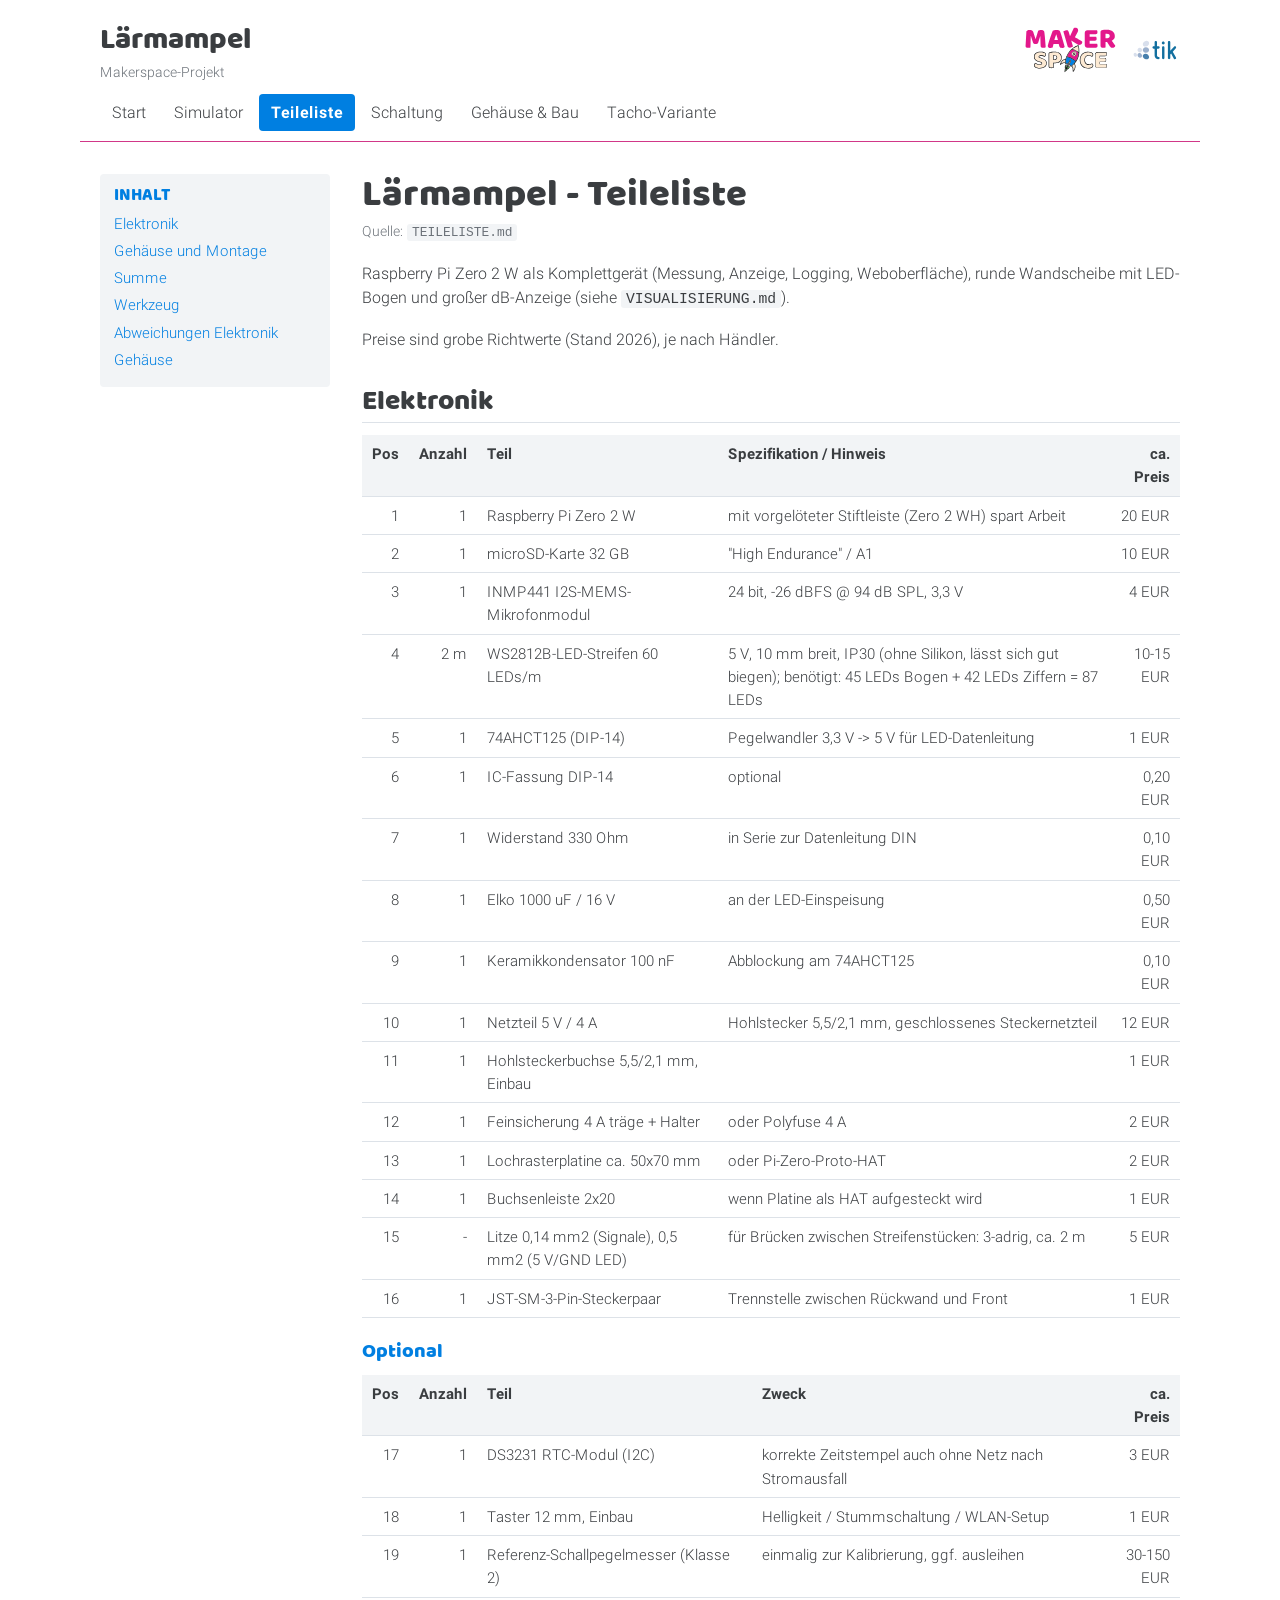
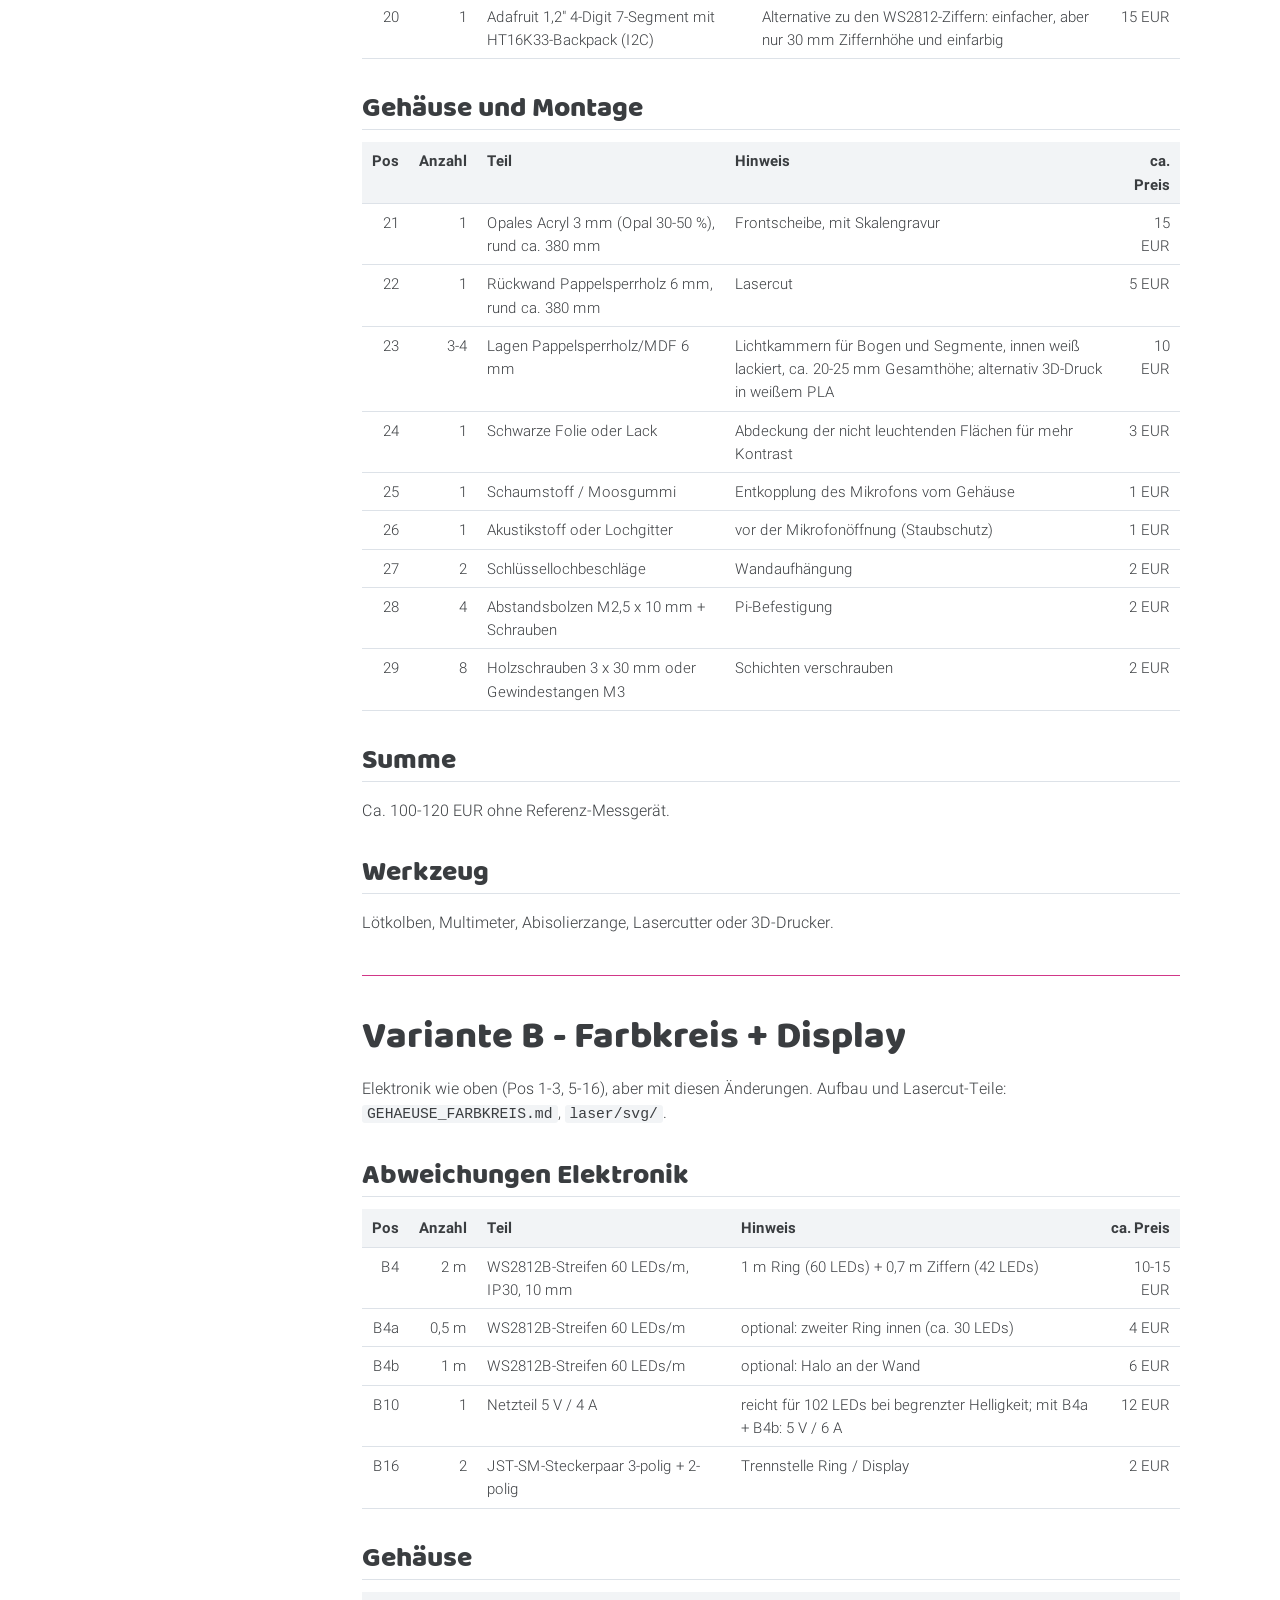
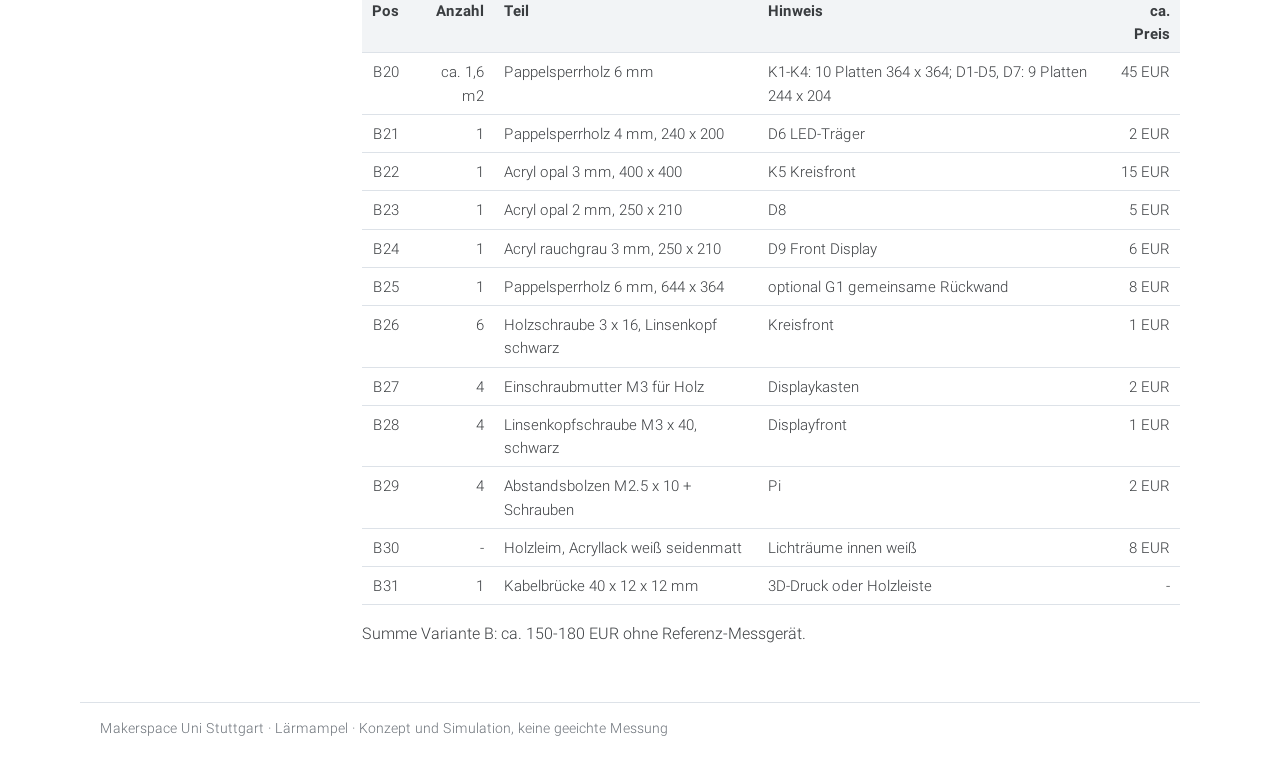
<file: docs/teileliste.html>
<!doctype html>
<html lang="de">
<head>
<meta charset="utf-8">
<meta name="viewport" content="width=device-width, initial-scale=1">
<title>Lärmampel - Teileliste - Lärmampel</title>
<meta name="description" content="Lärmampel - ein Makerspace-Projekt">
<link rel="stylesheet" href="assets/site.css">
<link rel="icon" href="assets/logos/spacie-green.svg">
</head>
<body>
<header class="top">
  <div class="brand">
    <a href="index.html" class="name">Lärmampel</a>
    <span class="sub">Makerspace-Projekt</span>
  </div>
  <div class="logos">
    <img src="assets/logos/Makerspace.svg" alt="Makerspace Uni Stuttgart">
    <img class="tik" src="assets/logos/tik-logo.svg" alt="TIK">
  </div>
</header>
<nav class="main"><a href="index.html">Start</a><a href="simulator/index.html">Simulator</a><a href="teileliste.html" class="on">Teileliste</a><a href="schaltung.html">Schaltung</a><a href="gehaeuse.html">Gehäuse & Bau</a><a href="tacho.html">Tacho-Variante</a></nav>
<div class="titleline"></div>
<main>
<div class="doclayout"><aside class="toc"><h2>Inhalt</h2><ul><li><a href="#elektronik">Elektronik</a></li><li><a href="#gehaeuse-und-montage">Gehäuse und Montage</a></li><li><a href="#summe">Summe</a></li><li><a href="#werkzeug">Werkzeug</a></li><li><a href="#abweichungen-elektronik">Abweichungen Elektronik</a></li><li><a href="#gehaeuse">Gehäuse</a></li></ul></aside><article class="doc"><h1>Lärmampel - Teileliste</h1><p class="srcnote">Quelle: <code>TEILELISTE.md</code></p><p>Raspberry Pi Zero 2 W als Komplettgerät (Messung, Anzeige, Logging, Weboberfläche), runde Wandscheibe mit LED-Bogen und großer dB-Anzeige (siehe <code>VISUALISIERUNG.md</code>).</p>
<p>Preise sind grobe Richtwerte (Stand 2026), je nach Händler.</p>
<h2 id="elektronik">Elektronik</h2>
<div class="table-wrap"><table><thead><tr><th style="text-align:right">Pos</th><th style="text-align:right">Anzahl</th><th style="text-align:left">Teil</th><th style="text-align:left">Spezifikation / Hinweis</th><th style="text-align:right">ca. Preis</th></tr></thead><tbody><tr><td style="text-align:right">1</td><td style="text-align:right">1</td><td style="text-align:left">Raspberry Pi Zero 2 W</td><td style="text-align:left">mit vorgelöteter Stiftleiste (Zero 2 WH) spart Arbeit</td><td style="text-align:right">20 EUR</td></tr><tr><td style="text-align:right">2</td><td style="text-align:right">1</td><td style="text-align:left">microSD-Karte 32 GB</td><td style="text-align:left">"High Endurance" / A1</td><td style="text-align:right">10 EUR</td></tr><tr><td style="text-align:right">3</td><td style="text-align:right">1</td><td style="text-align:left">INMP441 I2S-MEMS-Mikrofonmodul</td><td style="text-align:left">24 bit, -26 dBFS @ 94 dB SPL, 3,3 V</td><td style="text-align:right">4 EUR</td></tr><tr><td style="text-align:right">4</td><td style="text-align:right">2 m</td><td style="text-align:left">WS2812B-LED-Streifen 60 LEDs/m</td><td style="text-align:left">5 V, 10 mm breit, IP30 (ohne Silikon, lässt sich gut biegen); benötigt: 45 LEDs Bogen + 42 LEDs Ziffern = 87 LEDs</td><td style="text-align:right">10-15 EUR</td></tr><tr><td style="text-align:right">5</td><td style="text-align:right">1</td><td style="text-align:left">74AHCT125 (DIP-14)</td><td style="text-align:left">Pegelwandler 3,3 V -&gt; 5 V für LED-Datenleitung</td><td style="text-align:right">1 EUR</td></tr><tr><td style="text-align:right">6</td><td style="text-align:right">1</td><td style="text-align:left">IC-Fassung DIP-14</td><td style="text-align:left">optional</td><td style="text-align:right">0,20 EUR</td></tr><tr><td style="text-align:right">7</td><td style="text-align:right">1</td><td style="text-align:left">Widerstand 330 Ohm</td><td style="text-align:left">in Serie zur Datenleitung DIN</td><td style="text-align:right">0,10 EUR</td></tr><tr><td style="text-align:right">8</td><td style="text-align:right">1</td><td style="text-align:left">Elko 1000 uF / 16 V</td><td style="text-align:left">an der LED-Einspeisung</td><td style="text-align:right">0,50 EUR</td></tr><tr><td style="text-align:right">9</td><td style="text-align:right">1</td><td style="text-align:left">Keramikkondensator 100 nF</td><td style="text-align:left">Abblockung am 74AHCT125</td><td style="text-align:right">0,10 EUR</td></tr><tr><td style="text-align:right">10</td><td style="text-align:right">1</td><td style="text-align:left">Netzteil 5 V / 4 A</td><td style="text-align:left">Hohlstecker 5,5/2,1 mm, geschlossenes Steckernetzteil</td><td style="text-align:right">12 EUR</td></tr><tr><td style="text-align:right">11</td><td style="text-align:right">1</td><td style="text-align:left">Hohlsteckerbuchse 5,5/2,1 mm, Einbau</td><td style="text-align:left"></td><td style="text-align:right">1 EUR</td></tr><tr><td style="text-align:right">12</td><td style="text-align:right">1</td><td style="text-align:left">Feinsicherung 4 A träge + Halter</td><td style="text-align:left">oder Polyfuse 4 A</td><td style="text-align:right">2 EUR</td></tr><tr><td style="text-align:right">13</td><td style="text-align:right">1</td><td style="text-align:left">Lochrasterplatine ca. 50x70 mm</td><td style="text-align:left">oder Pi-Zero-Proto-HAT</td><td style="text-align:right">2 EUR</td></tr><tr><td style="text-align:right">14</td><td style="text-align:right">1</td><td style="text-align:left">Buchsenleiste 2x20</td><td style="text-align:left">wenn Platine als HAT aufgesteckt wird</td><td style="text-align:right">1 EUR</td></tr><tr><td style="text-align:right">15</td><td style="text-align:right">-</td><td style="text-align:left">Litze 0,14 mm2 (Signale), 0,5 mm2 (5 V/GND LED)</td><td style="text-align:left">für Brücken zwischen Streifenstücken: 3-adrig, ca. 2 m</td><td style="text-align:right">5 EUR</td></tr><tr><td style="text-align:right">16</td><td style="text-align:right">1</td><td style="text-align:left">JST-SM-3-Pin-Steckerpaar</td><td style="text-align:left">Trennstelle zwischen Rückwand und Front</td><td style="text-align:right">1 EUR</td></tr></tbody></table></div>
<h3 id="optional">Optional</h3>
<div class="table-wrap"><table><thead><tr><th style="text-align:right">Pos</th><th style="text-align:right">Anzahl</th><th style="text-align:left">Teil</th><th style="text-align:left">Zweck</th><th style="text-align:right">ca. Preis</th></tr></thead><tbody><tr><td style="text-align:right">17</td><td style="text-align:right">1</td><td style="text-align:left">DS3231 RTC-Modul (I2C)</td><td style="text-align:left">korrekte Zeitstempel auch ohne Netz nach Stromausfall</td><td style="text-align:right">3 EUR</td></tr><tr><td style="text-align:right">18</td><td style="text-align:right">1</td><td style="text-align:left">Taster 12 mm, Einbau</td><td style="text-align:left">Helligkeit / Stummschaltung / WLAN-Setup</td><td style="text-align:right">1 EUR</td></tr><tr><td style="text-align:right">19</td><td style="text-align:right">1</td><td style="text-align:left">Referenz-Schallpegelmesser (Klasse 2)</td><td style="text-align:left">einmalig zur Kalibrierung, ggf. ausleihen</td><td style="text-align:right">30-150 EUR</td></tr><tr><td style="text-align:right">20</td><td style="text-align:right">1</td><td style="text-align:left">Adafruit 1,2" 4-Digit 7-Segment mit HT16K33-Backpack (I2C)</td><td style="text-align:left">Alternative zu den WS2812-Ziffern: einfacher, aber nur 30 mm Ziffernhöhe und einfarbig</td><td style="text-align:right">15 EUR</td></tr></tbody></table></div>
<h2 id="gehaeuse-und-montage">Gehäuse und Montage</h2>
<div class="table-wrap"><table><thead><tr><th style="text-align:right">Pos</th><th style="text-align:right">Anzahl</th><th style="text-align:left">Teil</th><th style="text-align:left">Hinweis</th><th style="text-align:right">ca. Preis</th></tr></thead><tbody><tr><td style="text-align:right">21</td><td style="text-align:right">1</td><td style="text-align:left">Opales Acryl 3 mm (Opal 30-50 %), rund ca. 380 mm</td><td style="text-align:left">Frontscheibe, mit Skalengravur</td><td style="text-align:right">15 EUR</td></tr><tr><td style="text-align:right">22</td><td style="text-align:right">1</td><td style="text-align:left">Rückwand Pappelsperrholz 6 mm, rund ca. 380 mm</td><td style="text-align:left">Lasercut</td><td style="text-align:right">5 EUR</td></tr><tr><td style="text-align:right">23</td><td style="text-align:right">3-4</td><td style="text-align:left">Lagen Pappelsperrholz/MDF 6 mm</td><td style="text-align:left">Lichtkammern für Bogen und Segmente, innen weiß lackiert, ca. 20-25 mm Gesamthöhe; alternativ 3D-Druck in weißem PLA</td><td style="text-align:right">10 EUR</td></tr><tr><td style="text-align:right">24</td><td style="text-align:right">1</td><td style="text-align:left">Schwarze Folie oder Lack</td><td style="text-align:left">Abdeckung der nicht leuchtenden Flächen für mehr Kontrast</td><td style="text-align:right">3 EUR</td></tr><tr><td style="text-align:right">25</td><td style="text-align:right">1</td><td style="text-align:left">Schaumstoff / Moosgummi</td><td style="text-align:left">Entkopplung des Mikrofons vom Gehäuse</td><td style="text-align:right">1 EUR</td></tr><tr><td style="text-align:right">26</td><td style="text-align:right">1</td><td style="text-align:left">Akustikstoff oder Lochgitter</td><td style="text-align:left">vor der Mikrofonöffnung (Staubschutz)</td><td style="text-align:right">1 EUR</td></tr><tr><td style="text-align:right">27</td><td style="text-align:right">2</td><td style="text-align:left">Schlüssellochbeschläge</td><td style="text-align:left">Wandaufhängung</td><td style="text-align:right">2 EUR</td></tr><tr><td style="text-align:right">28</td><td style="text-align:right">4</td><td style="text-align:left">Abstandsbolzen M2,5 x 10 mm + Schrauben</td><td style="text-align:left">Pi-Befestigung</td><td style="text-align:right">2 EUR</td></tr><tr><td style="text-align:right">29</td><td style="text-align:right">8</td><td style="text-align:left">Holzschrauben 3 x 30 mm oder Gewindestangen M3</td><td style="text-align:left">Schichten verschrauben</td><td style="text-align:right">2 EUR</td></tr></tbody></table></div>
<h2 id="summe">Summe</h2>
<p>Ca. 100-120 EUR ohne Referenz-Messgerät.</p>
<h2 id="werkzeug">Werkzeug</h2>
<p>Lötkolben, Multimeter, Abisolierzange, Lasercutter oder 3D-Drucker.</p>
<hr>
<h1 id="variante-b-farbkreis-display">Variante B - Farbkreis + Display</h1>
<p>Elektronik wie oben (Pos 1-3, 5-16), aber mit diesen Änderungen. Aufbau und Lasercut-Teile: <code>GEHAEUSE_FARBKREIS.md</code>, <code>laser/svg/</code>.</p>
<h2 id="abweichungen-elektronik">Abweichungen Elektronik</h2>
<div class="table-wrap"><table><thead><tr><th style="text-align:right">Pos</th><th style="text-align:right">Anzahl</th><th style="text-align:left">Teil</th><th style="text-align:left">Hinweis</th><th style="text-align:right">ca. Preis</th></tr></thead><tbody><tr><td style="text-align:right">B4</td><td style="text-align:right">2 m</td><td style="text-align:left">WS2812B-Streifen 60 LEDs/m, IP30, 10 mm</td><td style="text-align:left">1 m Ring (60 LEDs) + 0,7 m Ziffern (42 LEDs)</td><td style="text-align:right">10-15 EUR</td></tr><tr><td style="text-align:right">B4a</td><td style="text-align:right">0,5 m</td><td style="text-align:left">WS2812B-Streifen 60 LEDs/m</td><td style="text-align:left">optional: zweiter Ring innen (ca. 30 LEDs)</td><td style="text-align:right">4 EUR</td></tr><tr><td style="text-align:right">B4b</td><td style="text-align:right">1 m</td><td style="text-align:left">WS2812B-Streifen 60 LEDs/m</td><td style="text-align:left">optional: Halo an der Wand</td><td style="text-align:right">6 EUR</td></tr><tr><td style="text-align:right">B10</td><td style="text-align:right">1</td><td style="text-align:left">Netzteil 5 V / 4 A</td><td style="text-align:left">reicht für 102 LEDs bei begrenzter Helligkeit; mit B4a + B4b: 5 V / 6 A</td><td style="text-align:right">12 EUR</td></tr><tr><td style="text-align:right">B16</td><td style="text-align:right">2</td><td style="text-align:left">JST-SM-Steckerpaar 3-polig + 2-polig</td><td style="text-align:left">Trennstelle Ring / Display</td><td style="text-align:right">2 EUR</td></tr></tbody></table></div>
<h2 id="gehaeuse">Gehäuse</h2>
<div class="table-wrap"><table><thead><tr><th style="text-align:right">Pos</th><th style="text-align:right">Anzahl</th><th style="text-align:left">Teil</th><th style="text-align:left">Hinweis</th><th style="text-align:right">ca. Preis</th></tr></thead><tbody><tr><td style="text-align:right">B20</td><td style="text-align:right">ca. 1,6 m2</td><td style="text-align:left">Pappelsperrholz 6 mm</td><td style="text-align:left">K1-K4: 10 Platten 364 x 364; D1-D5, D7: 9 Platten 244 x 204</td><td style="text-align:right">45 EUR</td></tr><tr><td style="text-align:right">B21</td><td style="text-align:right">1</td><td style="text-align:left">Pappelsperrholz 4 mm, 240 x 200</td><td style="text-align:left">D6 LED-Träger</td><td style="text-align:right">2 EUR</td></tr><tr><td style="text-align:right">B22</td><td style="text-align:right">1</td><td style="text-align:left">Acryl opal 3 mm, 400 x 400</td><td style="text-align:left">K5 Kreisfront</td><td style="text-align:right">15 EUR</td></tr><tr><td style="text-align:right">B23</td><td style="text-align:right">1</td><td style="text-align:left">Acryl opal 2 mm, 250 x 210</td><td style="text-align:left">D8</td><td style="text-align:right">5 EUR</td></tr><tr><td style="text-align:right">B24</td><td style="text-align:right">1</td><td style="text-align:left">Acryl rauchgrau 3 mm, 250 x 210</td><td style="text-align:left">D9 Front Display</td><td style="text-align:right">6 EUR</td></tr><tr><td style="text-align:right">B25</td><td style="text-align:right">1</td><td style="text-align:left">Pappelsperrholz 6 mm, 644 x 364</td><td style="text-align:left">optional G1 gemeinsame Rückwand</td><td style="text-align:right">8 EUR</td></tr><tr><td style="text-align:right">B26</td><td style="text-align:right">6</td><td style="text-align:left">Holzschraube 3 x 16, Linsenkopf schwarz</td><td style="text-align:left">Kreisfront</td><td style="text-align:right">1 EUR</td></tr><tr><td style="text-align:right">B27</td><td style="text-align:right">4</td><td style="text-align:left">Einschraubmutter M3 für Holz</td><td style="text-align:left">Displaykasten</td><td style="text-align:right">2 EUR</td></tr><tr><td style="text-align:right">B28</td><td style="text-align:right">4</td><td style="text-align:left">Linsenkopfschraube M3 x 40, schwarz</td><td style="text-align:left">Displayfront</td><td style="text-align:right">1 EUR</td></tr><tr><td style="text-align:right">B29</td><td style="text-align:right">4</td><td style="text-align:left">Abstandsbolzen M2.5 x 10 + Schrauben</td><td style="text-align:left">Pi</td><td style="text-align:right">2 EUR</td></tr><tr><td style="text-align:right">B30</td><td style="text-align:right">-</td><td style="text-align:left">Holzleim, Acryllack weiß seidenmatt</td><td style="text-align:left">Lichträume innen weiß</td><td style="text-align:right">8 EUR</td></tr><tr><td style="text-align:right">B31</td><td style="text-align:right">1</td><td style="text-align:left">Kabelbrücke 40 x 12 x 12 mm</td><td style="text-align:left">3D-Druck oder Holzleiste</td><td style="text-align:right">-</td></tr></tbody></table></div>
<p>Summe Variante B: ca. 150-180 EUR ohne Referenz-Messgerät.</p></article></div>
</main>
<footer>
  Makerspace Uni Stuttgart · Lärmampel · Konzept und Simulation, keine geeichte Messung
</footer>
</body>
</html>
</file>
<file: docs/assets/site.css>
@font-face { font-family: "Baloo"; src: url("fonts/Baloo-Regular.ttf") format("truetype"); }
@font-face { font-family: "UniStuttgart"; src: url("fonts/UniStuttgartSans-Light.ttf")
  format("truetype"); font-weight: 300 400; }
@font-face { font-family: "UniStuttgart"; src: url("fonts/UniStuttgartSans-Bold.ttf")
  format("truetype"); font-weight: 600 700; }
:root {
  --ms-anthrazit: #3A3D40; --ms-blau: #007FE1; --ms-magenta: #D13788;
  --ms-gruen: #38C23A; --ms-grau-hg: #F2F4F6; --ms-warn-bg: #fff0f4;
  --muted: #6c7279; --line: #dde2e8;
  --display: "Baloo", Arial, "Helvetica Neue", sans-serif;
  --body: "UniStuttgart", Arial, "Helvetica Neue", sans-serif;
}
* { box-sizing: border-box; }
html { scroll-behavior: smooth; }
body { margin: 0; background: #fff; color: var(--ms-anthrazit);
  font: 16px/1.55 var(--body); }
a { color: var(--ms-blau); }
img { max-width: 100%; height: auto; }
h1, h2, h3 { font-family: var(--display); font-weight: 400; line-height: 1.15; }
h2 { font-size: 28px; margin: 0 0 12px; }
h3 { font-size: 20px; margin: 0 0 6px; }
code { font-size: .92em; background: var(--ms-grau-hg); padding: 1px 5px; border-radius: 3px; }

header.top, nav.main, .titleline, main, footer { max-width: 1120px; margin: 0 auto; }
header.top { display: flex; align-items: center; justify-content: space-between;
  gap: 16px; padding: 18px 20px 6px; }
.brand .name { font-family: var(--display); font-size: 30px; color: var(--ms-anthrazit);
  text-decoration: none; }
.brand .sub { display: block; color: var(--muted); font-size: 14px; margin-top: -4px; }
.logos { display: flex; align-items: center; gap: 14px; }
.logos img { height: 46px; width: auto; }
.logos img.tik { height: 50px; }
nav.main { display: flex; flex-wrap: wrap; gap: 4px; padding: 6px 20px 0; }
nav.main a { text-decoration: none; color: var(--ms-anthrazit); padding: 6px 12px;
  border-radius: 4px; }
nav.main a:hover { color: var(--ms-blau); background: var(--ms-grau-hg); }
nav.main a.on { background: var(--ms-blau); color: #fff; font-weight: 700; }
.titleline { border-top: 1.5px solid var(--ms-magenta); margin-top: 10px; }
main { padding: 8px 20px 40px; }
section { margin: 44px 0; }
footer { padding: 14px 20px 30px; border-top: 1px solid var(--line); color: var(--muted);
  font-size: 14px; }

.hero { display: grid; grid-template-columns: 1fr 1.25fr; gap: 28px; align-items: center;
  margin-top: 28px; }
.hero h1 { font-size: 54px; margin: 0 0 8px; }
.lead { font-size: 19px; margin: 0 0 20px; }
.hero-img { border-radius: 6px; box-shadow: 0 10px 30px rgba(0,0,0,.12); }
.cta { display: flex; flex-wrap: wrap; gap: 10px; margin-bottom: 18px; }
.btn { display: inline-block; padding: 10px 18px; border-radius: 4px; text-decoration: none;
  border: 1px solid var(--ms-blau); color: var(--ms-blau); font-weight: 700; }
.btn.primary { background: var(--ms-blau); color: #fff; }
.btn:hover { filter: brightness(1.08); }
.warn { background: var(--ms-warn-bg); border-left: 3px solid var(--ms-magenta);
  padding: 10px 12px; border-radius: 4px; font-size: 15px; }
.warn b { color: var(--ms-magenta); }

.gallery { display: grid; grid-template-columns: repeat(3, 1fr); gap: 14px; }
.gallery figure { margin: 0; }
.gallery img { border-radius: 4px; display: block; width: 100%; }
.gallery figcaption { font-size: 15px; color: var(--muted); margin-top: 4px; }
.gallery figcaption b { color: var(--ms-anthrazit); }
.laser-gallery { grid-template-columns: repeat(4, 1fr); }
.laser img { background: #fff; border: 1px solid var(--line); padding: 8px;
  aspect-ratio: 1; object-fit: contain; }

.cards { display: grid; grid-template-columns: 1fr 1fr; gap: 14px; }
.card, .box { background: var(--ms-grau-hg); border-radius: 4px; padding: 16px 18px; }
.card { text-decoration: none; color: inherit; border-left: 3px solid var(--ms-blau); }
.card:hover { box-shadow: 0 4px 14px rgba(0,0,0,.08); }
.card h3, .box h3 { color: var(--ms-blau); text-transform: uppercase; font-size: 18px; }
.box.magenta h3 { color: var(--ms-magenta); }
.card p, .box p { margin: 0; }
.card .more { display: inline-block; margin-top: 10px; color: var(--ms-blau); font-weight: 700; }
.facts { display: grid; grid-template-columns: repeat(4, 1fr); gap: 12px; }
.sim { background: var(--ms-grau-hg); border-radius: 4px; padding: 18px; display: flex;
  gap: 18px; align-items: center; justify-content: space-between; }
.sim p { margin: 0; max-width: 760px; }

.steps { list-style: none; padding: 0; margin: 0; display: grid; gap: 10px; }
.steps li { display: flex; gap: 12px; align-items: flex-start; }
.steps .nr { flex: none; width: 34px; height: 34px; border-radius: 50%; background: var(--ms-blau);
  color: #fff; font-family: var(--display); font-size: 19px; display: grid; place-items: center; }
.steps p { margin: 2px 0 0; color: var(--muted); }
.downloads { padding-left: 20px; }
.downloads li { margin: 6px 0; }
.downloads span { color: var(--muted); font-size: 14px; }

.doclayout { display: grid; grid-template-columns: 230px minmax(0, 1fr); gap: 32px;
  margin-top: 24px; }
.toc { position: sticky; top: 16px; align-self: start; background: var(--ms-grau-hg);
  border-radius: 4px; padding: 12px 14px; font-size: 15px; }
.toc h2 { font-size: 17px; color: var(--ms-blau); text-transform: uppercase; margin: 0 0 6px; }
.toc ul { list-style: none; padding: 0; margin: 0; }
.toc li { margin: 4px 0; }
.toc a { text-decoration: none; }
.doc h1 { font-size: 38px; margin: 0; }
.doc .srcnote { color: var(--muted); font-size: 14px; margin: 2px 0 18px; }
.doc h2 { margin-top: 34px; padding-bottom: 4px; border-bottom: 1px solid var(--line); }
.doc h3 { margin-top: 22px; color: var(--ms-blau); }
.table-wrap { overflow-x: auto; margin: 12px 0; }
table { border-collapse: collapse; width: 100%; font-size: 15px; }
th { background: var(--ms-grau-hg); font-weight: 700; }
th, td { padding: 7px 10px; border-bottom: 1px solid var(--line); vertical-align: top; }
pre { background: #2b2e33; color: #e8eaed; padding: 14px; border-radius: 4px; overflow-x: auto;
  font-size: 13px; line-height: 1.35; }
pre code { background: none; padding: 0; color: inherit; }
hr { border: 0; border-top: 1.5px solid var(--ms-magenta); margin: 40px 0; }

@media (max-width: 900px) {
  .hero, .cards, .doclayout { grid-template-columns: 1fr; }
  .facts { grid-template-columns: 1fr 1fr; }
  .gallery { grid-template-columns: 1fr; }
  .laser-gallery { grid-template-columns: 1fr 1fr; }
  .toc { position: static; }
  .sim { flex-direction: column; align-items: flex-start; }
}
@media (max-width: 560px) {
  header.top { flex-direction: column-reverse; align-items: flex-start; padding: 14px 16px 4px; }
  nav.main, main, footer { padding-left: 16px; padding-right: 16px; }
  .hero h1 { font-size: 40px; }
  .facts { grid-template-columns: 1fr; }
}
</file>
